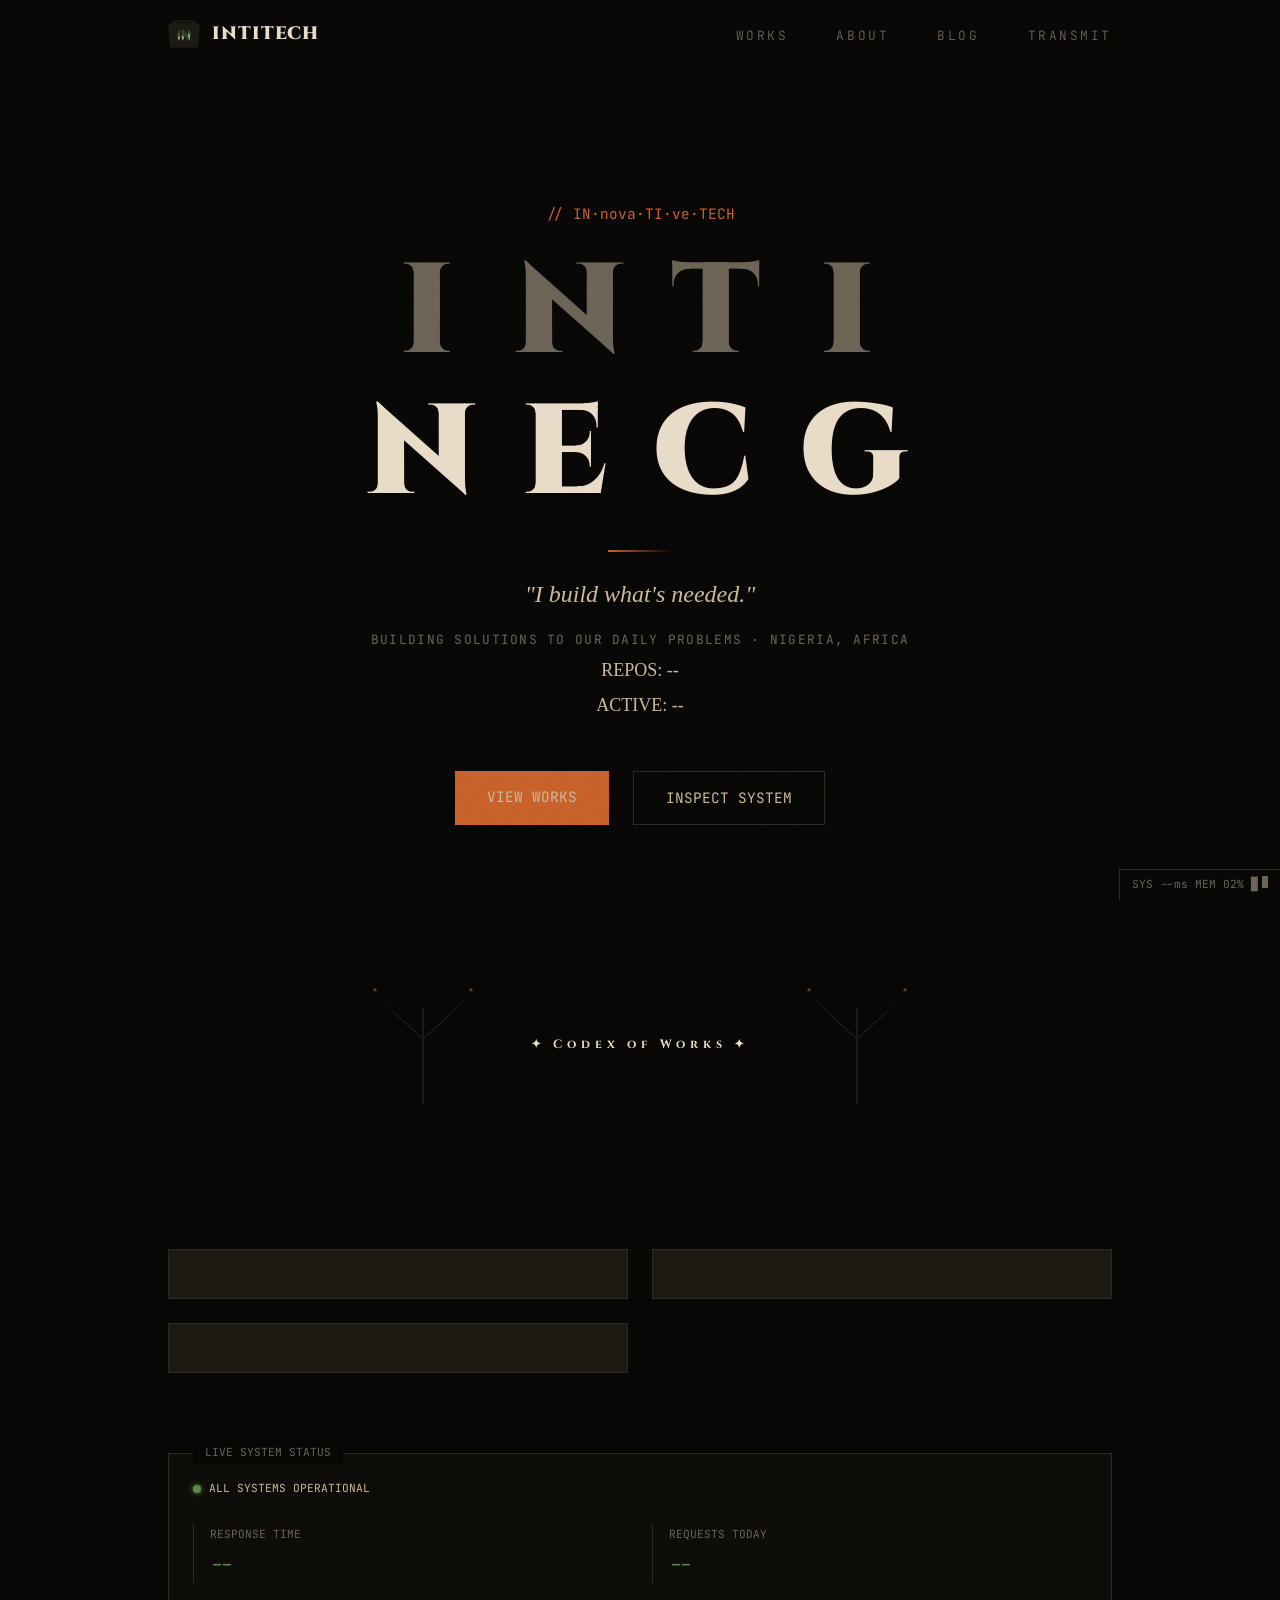
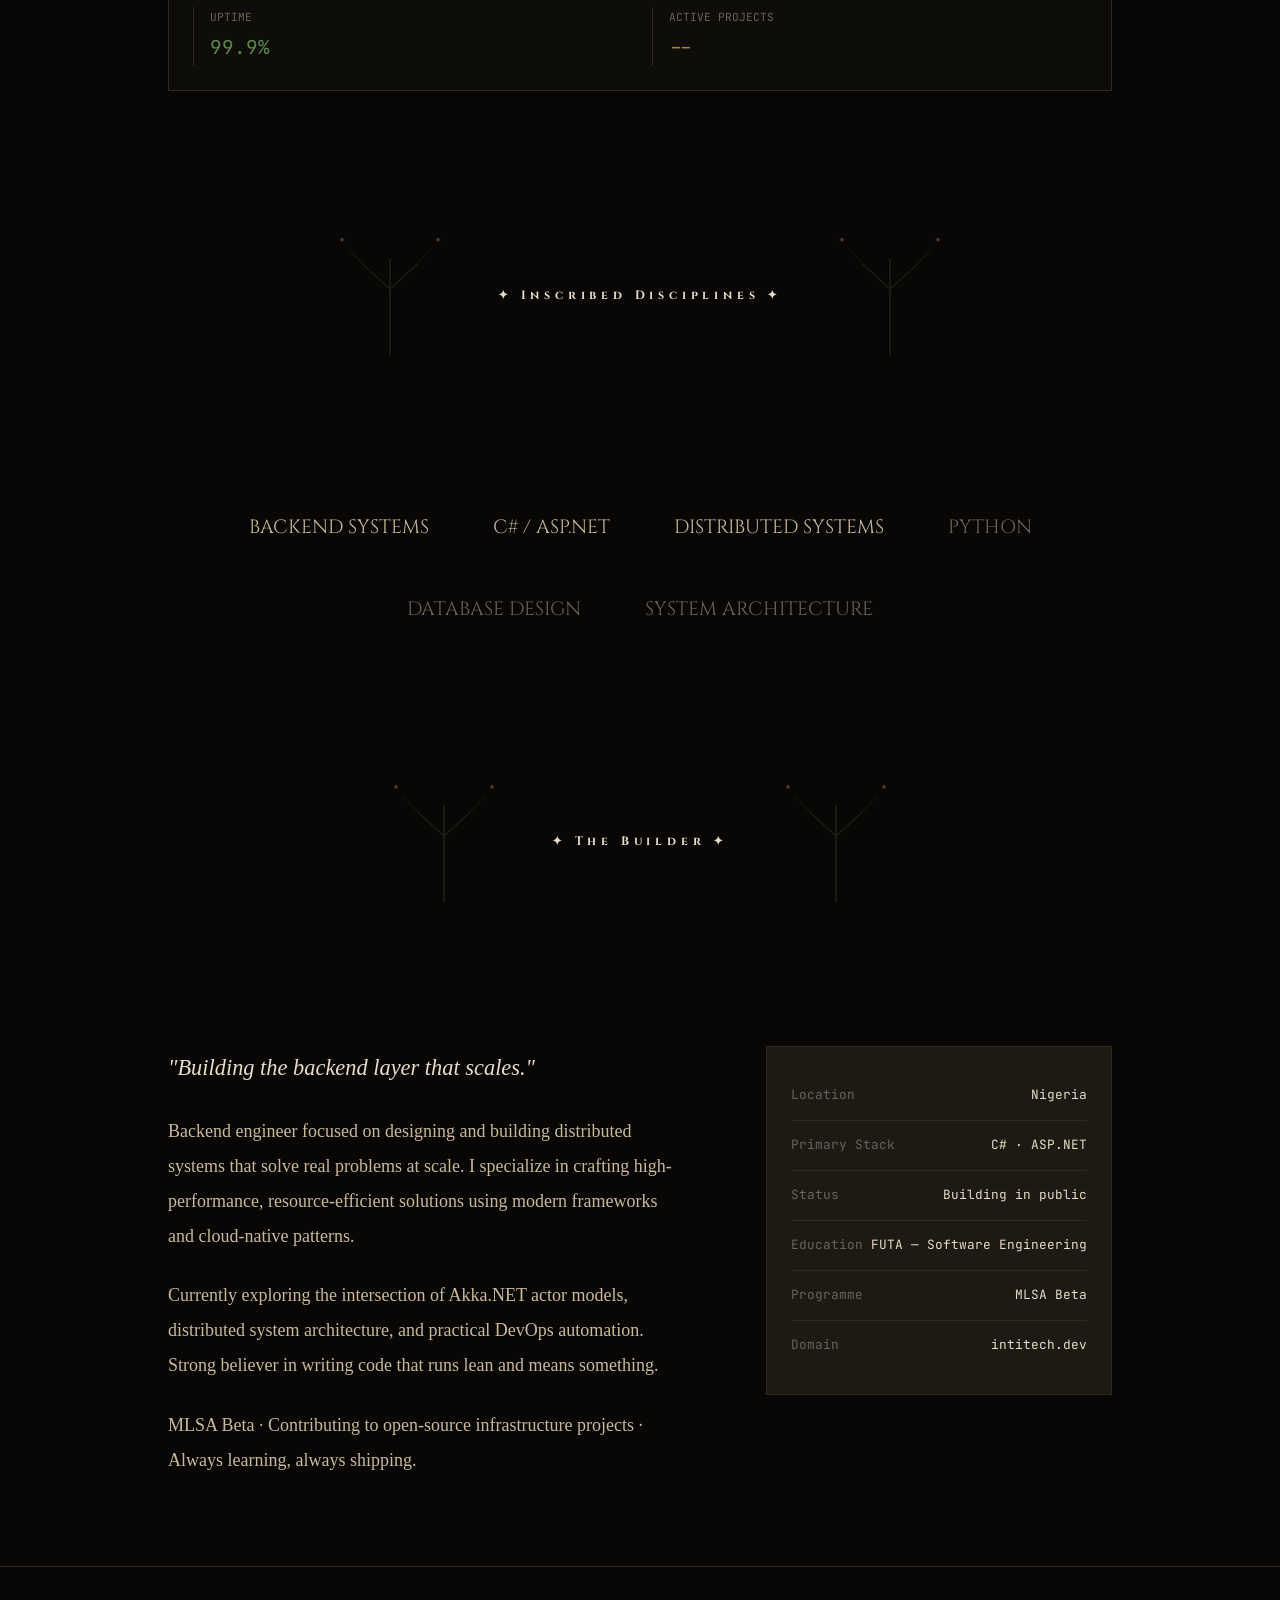
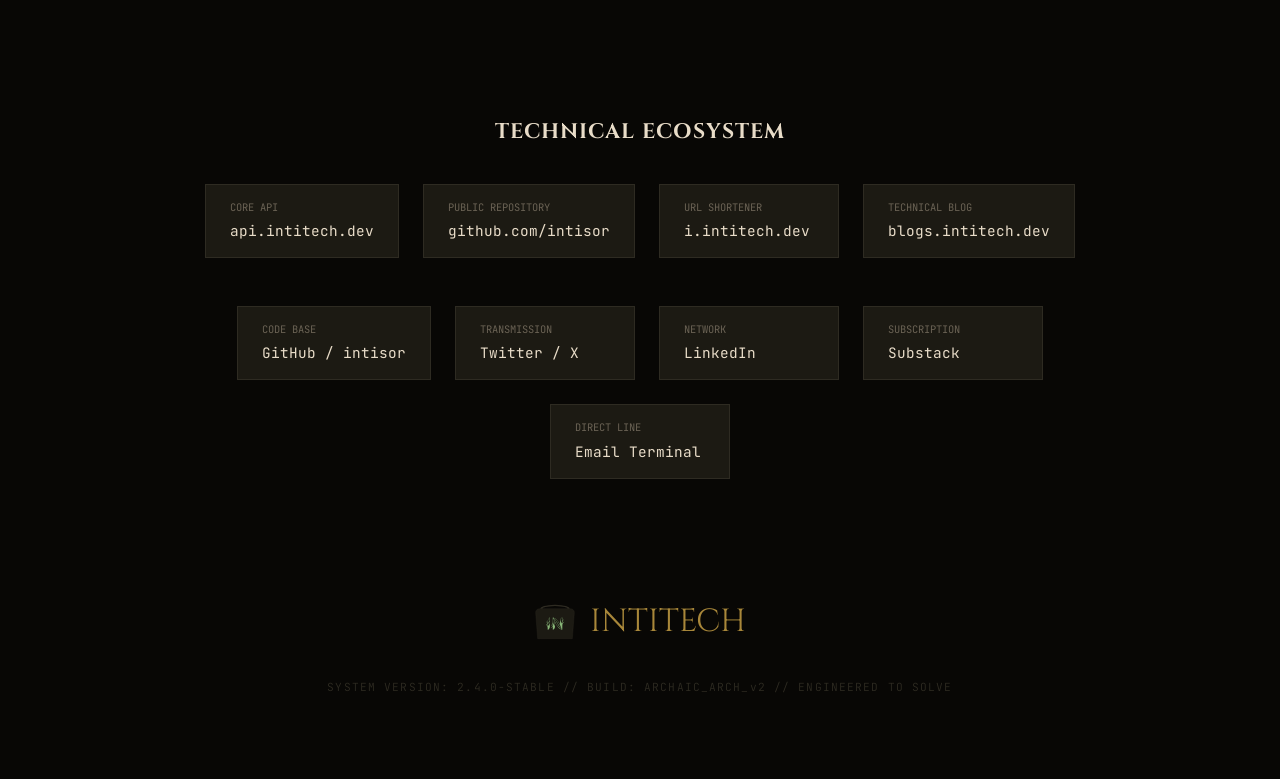
<file: index.html>
<!DOCTYPE html>
<html lang="en">
<head>
    <meta charset="UTF-8">
    <meta name="viewport" content="width=device-width, initial-scale=1.0">
    <title>INTITECH - Low-Latency Systems Developer</title>
    <meta name="description" content="INTITECH — The personal brand of Abdulawwal Intisor Mawupego. Backend Engineer building fast, resource-efficient systems. Akure, Nigeria.">
    
    <!-- Google Fonts -->
    <link rel="preconnect" href="https://fonts.googleapis.com">
    <link rel="preconnect" href="https://fonts.gstatic.com" crossorigin>
    <link href="https://fonts.googleapis.com/css2?family=Cinzel:wght@400;700;900&family=IM+Fell+English:ital@0;1&family=JetBrains+Mono:wght@300;400;500&display=swap" rel="stylesheet">
    
    <link rel="stylesheet" href="style.css">
    <link rel="icon" type="image/svg+xml" href="favicon.svg">
    
    <!-- SVG Symbols Library -->
    <svg style="display: none;">
        <!-- Karakul Cap Logo (High-Fidelity) -->
        <symbol id="karakul-cap" viewBox="-60 -20 120 120">
            <!-- Shadow -->
            <ellipse cx="0" cy="90" rx="52" ry="4" fill="#080705" opacity="0.5"/>
            <!-- Karakul Cap Body -->
            <path class="cap-body" d="M -52 90 L -58 12 Q -58 0 -44 0 L 44 0 Q 58 0 58 12 L 52 90 Z" fill="#1c1a13"/>
            <!-- Folded Rim (High-Fidelity) -->
            <path class="cap-rim" d="M -44 0 Q -44 -10 0 -12 Q 44 -10 44 0 L 38 0 Q 38 -6 0 -8 Q -38 -6 -38 0 Z" fill="#2e2b22"/>
            <!-- Center Seam -->
            <line class="cap-seam" x1="0" y1="-8" x2="0" y2="90" stroke="#2e2b22" stroke-width="0.5" stroke-dasharray="2 1"/>

            <!-- Leaf Venation "IN" Geometry (High-Fidelity Extract) -->
            <g class="vein-letters" fill="var(--sprout)" stroke="none">
                <path d="M158.600 170.383 C 149.532 175.714,145.675 184.743,145.319 201.469 C 145.080 212.722,145.095 212.679,142.597 208.916 C 141.783 207.690,140.612 206.128,139.995 205.444 C 139.378 204.760,138.541 203.804,138.136 203.320 C 137.062 202.036,133.492 199.200,132.950 199.200 C 131.736 199.200,132.080 200.529,133.656 201.930 C 136.698 204.632,138.218 206.189,139.194 207.600 C 139.726 208.370,140.276 209.090,140.415 209.200 C 140.924 209.602,143.104 213.894,143.977 216.215 C 144.752 218.275,144.905 219.636,145.092 226.194 C 145.335 234.676,145.156 235.042,142.962 230.559 C 142.381 229.371,141.747 228.400,141.553 228.400 C 141.359 228.400,141.200 228.164,141.200 227.875 C 141.200 227.587,140.885 227.002,140.500 226.575 C 140.115 226.148,139.262 225.079,138.604 224.200 C 136.574 221.485,133.079 218.369,132.200 218.490 C 130.893 218.670,131.241 219.317,134.501 222.773 C 139.005 227.546,142.199 232.634,143.558 237.200 C 143.852 238.190,144.274 239.540,144.494 240.200 C 144.714 240.860,144.987 245.960,145.099 251.533 C 145.316 262.275,145.342 262.397,147.231 261.649 C 149.295 260.832,154.275 256.185,156.289 253.198 C 157.933 250.759,159.577 247.091,160.321 244.200 C 160.547 243.320,160.964 241.880,161.247 241.000 C 161.779 239.346,162.314 172.107,161.811 170.103 C 161.515 168.923,161.008 168.967,158.600 170.383 M183.887 169.446 C 183.729 169.604,183.599 177.038,183.597 185.967 C 183.594 203.722,183.370 206.970,181.813 211.889 C 180.953 214.606,178.077 220.437,177.220 221.200 C 177.097 221.310,176.509 222.053,175.915 222.850 C 175.321 223.648,173.635 225.484,172.167 226.930 C 170.380 228.690,169.577 229.764,169.737 230.179 C 170.106 231.141,170.665 230.937,172.709 229.100 C 174.562 227.434,175.040 226.948,177.050 224.679 C 178.308 223.259,182.000 217.622,182.000 217.120 C 182.000 216.691,183.009 215.600,183.405 215.600 C 183.850 215.600,183.318 229.324,182.824 230.600 C 180.747 235.967,176.673 241.320,171.900 244.953 C 170.321 246.155,169.994 247.069,171.005 247.457 C 172.331 247.966,180.272 240.474,181.679 237.387 C 181.926 236.844,182.280 236.400,182.464 236.400 C 182.649 236.400,182.800 236.130,182.800 235.800 C 182.800 235.470,182.980 235.200,183.200 235.200 C 183.459 235.200,183.600 239.859,183.600 248.376 C 183.600 262.833,183.519 262.422,186.144 261.226 C 189.199 259.834,192.030 257.477,194.343 254.400 C 194.922 253.630,195.486 252.910,195.598 252.800 C 196.741 251.670,199.275 244.733,199.815 241.255 C 199.964 240.295,200.101 232.150,200.120 223.155 C 200.139 214.160,200.222 206.800,200.306 206.800 C 200.723 206.800,201.575 208.156,203.324 211.606 C 207.090 219.032,210.354 224.732,213.946 230.156 C 216.131 233.456,219.637 238.472,219.986 238.800 C 220.104 238.910,220.828 239.810,221.596 240.800 C 227.142 247.950,235.831 255.393,242.000 258.276 C 246.832 260.534,247.617 260.806,251.744 261.653 C 254.953 262.312,254.705 263.788,254.917 242.727 C 255.072 227.363,255.222 223.424,255.715 221.800 C 258.117 213.884,260.510 209.853,266.091 204.323 C 268.518 201.918,269.263 200.400,268.017 200.400 C 266.645 200.400,258.819 208.471,258.805 209.900 C 258.802 210.175,258.641 210.400,258.447 210.400 C 258.252 210.400,257.990 210.715,257.864 211.100 C 257.500 212.210,255.796 214.935,255.379 215.074 C 255.150 215.150,255.000 212.539,255.000 208.500 C 255.000 201.153,255.456 199.199,258.071 195.328 C 258.692 194.408,259.200 193.545,259.200 193.411 C 259.200 192.837,264.722 187.276,266.488 186.069 C 268.017 185.025,268.308 183.600,266.993 183.600 C 265.666 183.600,259.729 189.100,257.496 192.400 C 254.812 196.365,255.022 197.133,254.800 182.542 L 254.600 169.400 253.518 169.473 C 250.182 169.697,240.800 179.043,240.800 182.141 C 240.800 182.416,240.651 182.811,240.470 183.020 C 240.288 183.229,239.907 184.210,239.623 185.200 C 239.339 186.190,238.917 187.540,238.684 188.200 C 238.429 188.924,238.195 195.322,238.094 204.321 C 237.907 220.935,237.956 220.725,235.421 215.774 C 231.993 209.078,228.459 202.960,226.888 201.000 C 226.711 200.780,225.958 199.700,225.213 198.600 C 215.675 184.510,201.661 173.398,189.400 170.205 C 186.413 169.427,184.210 169.124,183.887 169.446 M159.800 182.463 C 159.800 192.433,159.285 195.540,157.500 196.333 C 157.335 196.407,157.200 196.645,157.200 196.862 C 157.200 197.079,156.975 197.486,156.700 197.765 C 156.425 198.045,155.750 198.870,155.200 199.600 C 154.650 200.330,154.017 201.123,153.794 201.363 C 152.502 202.754,150.743 205.304,149.630 207.400 C 147.225 211.931,146.996 211.244,147.312 200.439 C 147.696 187.337,149.966 180.905,156.327 174.896 C 159.941 171.483,159.800 171.177,159.800 182.463 M252.600 193.200 C 252.600 214.508,252.502 215.696,251.023 212.344 C 250.230 210.546,247.368 205.596,245.621 203.000 C 244.335 201.089,242.800 197.839,242.800 197.028 C 242.800 196.709,242.644 196.351,242.453 196.233 C 242.262 196.115,241.994 195.249,241.856 194.309 C 241.719 193.369,241.491 191.990,241.350 191.244 C 240.404 186.250,244.609 177.747,250.000 173.754 C 252.737 171.727,252.600 170.702,252.600 193.200 M193.187 173.609 C 193.524 173.778,195.060 174.513,196.600 175.243 C 203.908 178.706,212.720 185.985,218.825 193.600 C 219.795 194.810,220.697 195.890,220.828 196.000 C 221.060 196.193,225.789 203.036,226.600 204.352 C 231.162 211.747,239.200 227.600,239.200 229.201 C 239.200 229.426,239.359 229.923,239.553 230.305 C 239.881 230.950,240.246 231.813,241.159 234.100 C 241.357 234.595,241.792 235.630,242.126 236.400 C 242.461 237.170,243.036 238.610,243.404 239.600 C 244.259 241.895,244.802 243.220,245.247 244.095 C 245.441 244.477,245.600 244.970,245.600 245.192 C 245.600 245.413,246.613 247.942,247.851 250.813 C 250.818 257.693,250.366 257.778,244.935 251.366 C 244.019 250.285,242.939 249.010,242.535 248.534 C 242.131 248.057,241.499 247.307,241.131 246.866 C 238.269 243.434,225.600 223.472,225.600 222.394 C 225.600 222.177,225.441 222.000,225.247 222.000 C 225.052 222.000,224.793 221.685,224.670 221.300 C 224.548 220.915,223.834 219.520,223.084 218.200 C 222.333 216.880,221.215 214.900,220.598 213.800 C 219.981 212.700,218.219 209.730,216.682 207.200 C 215.145 204.670,213.538 201.984,213.112 201.231 C 212.195 199.612,209.168 195.087,208.811 194.800 C 208.674 194.690,208.125 193.970,207.592 193.200 C 206.346 191.401,206.664 191.816,202.031 185.963 C 199.838 183.193,196.189 179.079,193.922 176.820 C 189.831 172.744,189.620 171.822,193.187 173.609 M193.155 179.100 C 195.309 181.245,197.955 184.080,199.036 185.400 C 200.116 186.720,201.099 187.890,201.219 188.000 C 201.340 188.110,201.874 188.830,202.406 189.600 C 202.938 190.370,203.598 191.232,203.873 191.515 C 204.147 191.798,204.687 192.563,205.072 193.215 C 205.457 193.867,205.914 194.400,206.086 194.400 C 206.259 194.400,206.400 194.625,206.401 194.900 C 206.401 195.175,206.941 196.030,207.600 196.800 C 208.259 197.570,208.799 198.425,208.799 198.700 C 208.800 198.975,208.951 199.200,209.136 199.200 C 209.320 199.200,209.682 199.605,209.940 200.100 C 210.198 200.595,210.722 201.479,211.104 202.065 C 212.184 203.718,217.377 212.391,218.490 214.400 C 219.038 215.390,219.872 216.875,220.343 217.700 C 221.688 220.054,222.807 222.064,223.740 223.800 C 224.213 224.680,224.690 225.490,224.800 225.600 C 224.910 225.710,225.242 226.230,225.538 226.755 C 226.994 229.341,227.795 230.658,231.404 236.400 C 233.547 239.810,235.422 242.690,235.570 242.800 C 235.718 242.910,236.271 243.630,236.800 244.400 C 237.329 245.170,237.861 245.890,237.982 246.000 C 238.103 246.110,239.012 247.279,240.001 248.597 C 240.990 249.916,243.385 252.644,245.322 254.660 C 248.487 257.953,249.289 259.479,247.316 258.456 C 246.922 258.251,245.340 257.487,243.800 256.756 C 237.760 253.892,229.393 247.107,224.368 241.000 C 221.961 238.074,218.372 233.114,216.263 229.800 C 211.810 222.800,210.672 220.983,209.745 219.400 C 208.452 217.193,199.588 199.501,198.421 196.800 C 195.654 190.393,190.823 180.015,188.507 175.500 C 187.883 174.285,189.848 175.807,193.155 179.100 M187.954 179.059 C 188.749 180.612,189.920 183.034,190.556 184.441 C 191.191 185.849,192.384 188.440,193.206 190.200 C 198.285 201.071,198.000 199.447,198.000 217.466 C 198.000 225.900,197.851 232.800,197.670 232.800 C 197.488 232.800,196.462 231.090,195.390 229.000 C 194.317 226.910,193.296 225.200,193.120 225.200 C 192.944 225.200,192.800 225.007,192.800 224.772 C 192.800 224.537,192.242 223.533,191.560 222.541 C 186.474 215.150,185.865 212.024,185.699 192.460 C 185.544 174.139,185.516 174.300,187.954 179.059 M159.921 206.719 L 159.733 215.839 158.464 218.219 C 157.766 219.529,156.646 221.230,155.975 222.000 C 153.530 224.805,149.883 229.819,149.069 231.495 C 148.610 232.439,148.047 233.149,147.817 233.073 C 147.238 232.881,147.062 223.349,147.569 219.528 C 148.534 212.239,150.776 208.035,158.784 198.500 C 160.065 196.974,160.114 197.332,159.921 206.719 M242.276 201.141 C 242.878 202.384,243.512 203.460,243.685 203.533 C 243.858 203.607,244.000 203.987 C 244.000 204.164,245.129 206.174,246.510 208.454 C 252.233 217.907,252.445 218.941,252.690 238.538 C 252.934 258.015,252.908 258.090,249.160 248.600 C 248.030 245.740,246.839 242.770,246.512 242.000 C 246.186 241.230,245.757 240.195,245.559 239.700 C 245.362 239.205,245.032 238.395,244.826 237.900 C 244.621 237.405,244.224 236.280,243.945 235.400 C 243.665 234.520,243.293 233.629,243.118 233.420 C 242.943 233.211,242.800 232.804,242.800 232.516 C 242.800 232.227,242.464 231.228,242.052 230.296 C 240.510 226.798,240.396 225.594,240.297 211.734 C 240.191 196.865,240.195 196.846,242.276 201.141 M187.286 219.100 C 188.368 221.245,189.303 222.903,189.600 223.200 C 189.787 223.387,190.322 224.298,191.362 226.200 C 191.603 226.640,191.890 227.090,192.000 227.200 C 192.110 227.310,192.442 227.830,192.738 228.355 C 193.033 228.880,193.592 229.873,193.979 230.562 C 197.693 237.175,197.593 245.439,193.724 251.787 C 192.257 254.192,187.208 258.800,186.038 258.800 C 185.552 258.800,185.383 217.950,185.867 217.467 C 186.266 217.068,186.256 217.057,187.286 219.100 M159.885 229.710 C 159.664 237.929,159.260 241.509,158.353 243.295 C 158.159 243.677,158.000 244.264,158.000 244.600 C 158.000 244.936,157.836 245.523,157.635 245.905 C 157.434 246.287,156.786 247.645,156.195 248.922 C 154.549 252.477,149.283 258.749,147.908 258.791 C 146.693 258.828,147.089 242.399,148.404 238.200 C 149.336 235.224,151.596 230.598,152.726 229.351 C 153.101 228.938,154.031 227.790,154.793 226.800 C 155.556 225.810,156.283 224.910,156.409 224.800 C 156.535 224.690,157.063 223.970,157.581 223.200 C 158.474 221.874,159.529 220.800,159.939 220.800 C 160.042 220.800,160.018 224.810,159.885 229.710" transform="translate(0, 45) scale(0.4) translate(-200, -215.5)" fill-rule="evenodd" />
            </g>
        </symbol>

        <!-- Branching Fractal (Row 4 - Ornament B) -->
        <symbol id="branch-fractal" viewBox="-50 -100 100 100">
            <line x1="0" y1="0" x2="0" y2="-80" stroke="currentColor" stroke-width="1.5" stroke-linecap="round"/>
            <line x1="0" y1="-55" x2="-22" y2="-75" stroke="currentColor" stroke-width="1" stroke-linecap="round"/>
            <line x1="0" y1="-55" x2="22" y2="-75" stroke="currentColor" stroke-width="1" stroke-linecap="round"/>
            <line x1="-22" y1="-75" x2="-34" y2="-88" stroke="currentColor" stroke-width="0.7" stroke-linecap="round"/>
            <line x1="22" y1="-75" x2="34" y2="-88" stroke="currentColor" stroke-width="0.7" stroke-linecap="round"/>
            <circle cx="-40" cy="-96" r="1.5" fill="var(--ember)" />
            <circle cx="40" cy="-96" r="1.5" fill="var(--ember)" />
        </symbol>

        <!-- Fibonacci Spiral (Row 4 - Ornament A) -->
        <symbol id="phi-spiral" viewBox="-60 -30 120 100">
            <path d="M 0 0 Q 8 0 8 8 M 8 8 Q 8 16 0 16 M 0 16 Q -16 16 -16 0 M -16 0 Q -16 -24 8 -24 M 8 -24 Q 47 -24 47 16 M 47 16 Q 47 55 8 55 M 8 55 Q -55 55 -55 -7" fill="none" stroke="currentColor" stroke-width="0.5" />
        </symbol>

        <!-- Single Leaf Accent -->
        <symbol id="leaf-accent" viewBox="-20 -50 40 100">
            <path d="M 0 -45 Q 18 -30 20 0 Q 18 28 0 38 Q -14 28 -16 0 Q -14 -28 0 -45 Z" fill="none" stroke="currentColor" stroke-width="0.5" opacity="0.3" />
            <line x1="0" y1="-42" x2="0" y2="36" stroke="currentColor" stroke-width="1.2" stroke-linecap="round" />
            <line x1="0" y1="-28" x2="-10" y2="-18" stroke="currentColor" stroke-width="0.7" stroke-linecap="round" />
            <line x1="0" y1="-28" x2="12" y2="-18" stroke="currentColor" stroke-width="0.7" stroke-linecap="round" />
        </symbol>
    </svg>
</head>
<body>

    <!-- Sticky Header -->
    <header class="main-header">
        <div class="container nav-wrap">
            <div class="nav-logo">
                <svg width="32" height="32" viewBox="0 0 120 120"><use href="#karakul-cap" /></svg>
                <span class="cinzel">INTITECH</span>
            </div>
            <nav>
                <ul class="nav-links mono">
                    <li><a href="#works">Works</a></li>
                    <li><a href="#about">About</a></li>
                    <li><a href="https://blogs.intitech.dev" target="_blank">Blog</a></li>
                    <li><a href="#contact">Transmit</a></li>
                </ul>
            </nav>
        </div>
    </header>

    <!-- Hero Section -->
    <section class="hero">
        <!-- Background Ornaments -->


        <div class="ornament-dots" id="phyllotaxis"></div>

        <div class="hero-content">
            <p class="eyebrow">// IN·nova·TI·ve·TECH</p>
            <h1 class="hero-name">
                <div class="inti-word">
                    <span class="shuffle-letter" data-target="I">A</span>
                    <span class="shuffle-letter" data-target="N">A</span>
                    <span class="shuffle-letter" data-target="T">A</span>
                    <span class="shuffle-letter" data-target="I">A</span>
                </div>
                <div class="tech-word">
                    <span class="shuffle-letter" data-target="T">A</span>
                    <span class="shuffle-letter" data-target="E">A</span>
                    <span class="shuffle-letter" data-target="C">A</span>
                    <span class="shuffle-letter" data-target="H">A</span>
                </div>
            </h1>
            <div class="hero-divider"></div>
            <p class="hero-tagline">
                "I build what's needed."<br>
            </p>
            <p class="hero-subtag">BUILDING SOLUTIONS TO OUR DAILY PROBLEMS · NIGERIA, AFRICA </p>
            
            <div class="hero-pulse" id="system-pulse">
                <div class="pulse-item">
                    <span class="pulse-label">REPOS:</span>
                    <span class="pulse-value" id="repo-count">--</span>
                </div>
                <div class="pulse-item">
                    <span class="pulse-label">ACTIVE:</span>
                    <span class="pulse-value" id="active-projects-count-hero">--</span>
                </div>
            </div>

            <div class="hero-ctas">
                <a href="#works" class="btn btn-primary">View Works</a>
                <a href="#about" class="btn btn-ghost">Inspect System</a>
            </div>
        </div>
    </section>

    <!-- Works Section -->
    <div class="section-divider">
        <svg class="ornament-branch" style="transform: scaleX(-1);"><use href="#branch-fractal" /></svg>
        <span>✦ Codex of Works ✦</span>
        <svg class="ornament-branch"><use href="#branch-fractal" /></svg>
    </div>
    <section id="works" class="container">
        <div class="pgrid" id="project-grid">
            <div class="pcard">
                <!-- <div class="ptag">01 · DISTRIBUTED SYSTEMS</div>
                <h3 class="pname">Akka.NET Cluster</h3>
                <p class="pdesc">High-performance actor-based system for building scalable, fault-tolerant distributed applications with built-in clustering and persistence.</p>
                <div class="pstack">
                    <span class="spill">C#</span>
                    <span class="spill">AKKA.NET</span>
                    <span class="spill">ASPIRE</span>
                </div>
                <div class="pfooter">
                    <div class="pmet">↗ 24 stars · 5 forks</div>
                    <div class="pwork mono">Active</div>
                </div> -->
            </div>
            <div class="pcard">
                <!-- <div class="ptag">02 · COMPUTER VISION</div>
                <h3 class="pname">AI Capture Pipeline</h3>
                <p class="pdesc">Real-time visual recognition system for pattern detection and classification in proximity-based environments using PyTorch.</p>
                <div class="pstack">
                    <span class="spill">PYTHON</span>
                    <span class="spill">PYTORCH</span>
                    <span class="spill">OPENCV</span>
                </div>
                <div class="pfooter">
                    <div class="pmet">↗ 18 stars · 3 forks</div>
                    <div class="pwork mono">Production</div>
                </div> -->
            </div>
            <div class="pcard">
                <!-- <div class="ptag">03 · URL ORCHESTRATION</div>
                <h3 class="pname">SmallURL Engine</h3>
                <p class="pdesc">Enterprise-grade link redirection service with embedded analytics, MLSA attribution, and high-throughput request handling.</p>
                <div class="pstack">
                    <span class="spill">ASP.NET CORE</span>
                    <span class="spill">SQLITE</span>
                    <span class="spill">DOCKER</span>
                </div>
                <div class="pfooter">
                    <div class="pmet">↗ 12 stars · 2 forks</div>
                    <div class="pwork mono">Live</div>
                </div> -->
            </div>
        </div>

        <!-- Live System Status -->
        <div class="system-panel">
            <div class="panel-label">LIVE SYSTEM STATUS</div>
            <div class="status-row">
                <div class="status-dot"></div>
                <span>ALL SYSTEMS OPERATIONAL</span>
            </div>
            <div class="metrics-grid">
                <div class="metric-cell">
                    <div class="m-label">RESPONSE TIME</div>
                    <div class="m-value" id="latency">--</div>
                </div>
                <div class="metric-cell">
                    <div class="m-label">REQUESTS TODAY</div>
                    <div class="m-value" id="sys-requests">--</div>
                </div>
                <div class="metric-cell">
                    <div class="m-label">UPTIME</div>
                    <div class="m-value">99.9%</div>
                </div>
                <div class="metric-cell">
                    <div class="m-label">ACTIVE PROJECTS</div>
                    <div class="m-value gold" id="active-projects-count">--</div>
                </div>
            </div>
        </div>
    </section>

    <!-- Disciplines -->
    <div class="section-divider">
        <svg class="ornament-branch" style="transform: scaleX(-1);"><use href="#branch-fractal" /></svg>
        <span>✦ Inscribed Disciplines ✦</span>
        <svg class="ornament-branch"><use href="#branch-fractal" /></svg>
    </div>
    <section class="container">
        <div class="swall">
            <div class="sinscription" id="skills-wall">
                <span class="sglyph tier-1">BACKEND SYSTEMS</span>
                <span class="sglyph tier-1">C# / ASP.NET</span>
                <span class="sglyph tier-1">DISTRIBUTED SYSTEMS</span>
                <span class="sglyph tier-2">PYTHON</span>
                <span class="sglyph tier-2">DATABASE DESIGN</span>
                <span class="sglyph tier-2">SYSTEM ARCHITECTURE</span>
            </div>
        </div>
    </section>

    <!-- About Section -->
    <div class="section-divider">
        <svg class="ornament-branch" style="transform: scaleX(-1);"><use href="#branch-fractal" /></svg>
        <span>✦ The Builder ✦</span>
        <svg class="ornament-branch"><use href="#branch-fractal" /></svg>
    </div>
    <section id="about" class="container">
        <div class="about-wrap">
            <div class="about-text" id="about-bio">
                <p class="about-opening">"Building the backend layer that scales."</p>
                <p>Backend engineer focused on designing and building distributed systems that solve real problems at scale. I specialize in crafting high-performance, resource-efficient solutions using modern frameworks and cloud-native patterns.</p>
                <p>Currently exploring the intersection of Akka.NET actor models, distributed system architecture, and practical DevOps automation. Strong believer in writing code that runs lean and means something.</p>
                <p>MLSA Beta · Contributing to open-source infrastructure projects · Always learning, always shipping.</p>
            </div>
            <div class="about-meta" id="about-meta-list">
                <div class="ameta-row">
                    <span class="ameta-label">Location</span>
                    <span class="ameta-val">Nigeria</span>
                </div>
                <div class="ameta-row">
                    <span class="ameta-label">Primary Stack</span>
                    <span class="ameta-val">C# · ASP.NET</span>
                </div>
                <div class="ameta-row">
                    <span class="ameta-label">Status</span>
                    <span class="ameta-val">Building in public</span>
                </div>
                <div class="ameta-row">
                    <span class="ameta-label">Education</span>
                    <span class="ameta-val">FUTA — Software Engineering</span>
                </div>
                <div class="ameta-row">
                    <span class="ameta-label">Programme</span>
                    <span class="ameta-val">MLSA Beta</span>
                </div>
                <div class="ameta-row">
                    <span class="ameta-label">Domain</span>
                    <span class="ameta-val">intitech.dev</span>
                </div>
            </div>
        </div>
    </section>

    <!-- Footer -->
    <footer id="contact">
        <div class="container">
            <div class="ecosystem-header">
                <h3 class="cinzel" style="color: var(--script); margin-bottom: 2rem;">Technical Ecosystem</h3>
            </div>
            
            <div class="ecosystem-grid">
                <a href="https://api.intitech.dev" class="endpoint-link" target="_blank">
                    <span class="e-label">Core API</span>
                    <span class="e-url">api.intitech.dev</span>
                </a>
                <a href="https://github.com/intisor" class="endpoint-link" target="_blank">
                    <span class="e-label">Public Repository</span>
                    <span class="e-url">github.com/intisor</span>
                </a>
                <a href="https://i.intitech.dev" class="endpoint-link" target="_blank">
                    <span class="e-label">URL Shortener</span>
                    <span class="e-url">i.intitech.dev</span>
                </a>
                <a href="https://blogs.intitech.dev" class="endpoint-link" target="_blank">
                    <span class="e-label">Technical Blog</span>
                    <span class="e-url">blogs.intitech.dev</span>
                </a>
            </div>

            <div class="ecosystem-grid socials-row">
                <a href="https://github.com/intisor" class="endpoint-link" target="_blank">
                    <span class="e-label">Code Base</span>
                    <span class="e-url">GitHub / intisor</span>
                </a>
                <a href="https://x.com/intitechdev" class="endpoint-link" target="_blank">
                    <span class="e-label">Transmission</span>
                    <span class="e-url">Twitter / X</span>
                </a>
                <a href="https://linkedin.com/in/intitechdev" class="endpoint-link" target="_blank">
                    <span class="e-label">Network</span>
                    <span class="e-url">LinkedIn</span>
                </a>
                <a href="https://intitech.substack.com" class="endpoint-link" target="_blank">
                    <span class="e-label">Subscription</span>
                    <span class="e-url">Substack</span>
                </a>
                <a href="mailto:abdulawwalintisor777@gmail.com" class="endpoint-link">
                    <span class="e-label">Direct Line</span>
                    <span class="e-url">Email Terminal</span>
                </a>
            </div>

            </div>

            <div class="flogo">
                <svg width="40" height="40" viewBox="0 0 120 120" style="margin-right: 15px;"><use href="#karakul-cap" /></svg>
                INTITECH
            </div>
            <p class="mono" style="font-size: 0.7rem; color: var(--sediment); letter-spacing: 0.1em; text-align: center;">
                SYSTEM VERSION: 2.4.0-STABLE // BUILD: ARCHAIC_ARCH_v2 // ENGINEERED TO SOLVE
            </p>
        </div>
    </footer>

    <!-- Ticker -->
    <div class="bottom-ticker">
        SYS <span id="ticker-lat">--</span>ms  MEM 02%  █<span class="cursor"></span>
    </div>

    <script src="script.js"></script>
    
    <!-- JSON-LD -->
    <script type="application/ld+json">
    {
      "@context": "https://schema.org",
      "@graph": [
        {
          "@type": "Person",
          "@id": "https://intitech.dev/#person",
          "name": "Abdulawwal Intisor Mawupego",
          "alternateName": ["Intitech", "Intisor Abdulawwal", "Abdulawwal Intisor"],
          "url": "https://intitech.dev",
          "jobTitle": "Backend Engineer",
          "nationality": "Nigerian",
          "address": { "addressLocality": "Akure", "addressCountry": "NG" },
          "alumniOf": { "name": "Federal University of Technology Akure" },
          "sameAs": [
            "https://github.com/intisor",
            "https://x.com/intitechdev",
            "https://linkedin.com/in/intitechdev",
            "https://intitech.substack.com"
          ]
        },
        {
          "@type": "Organization",
          "@id": "https://intitech.dev/#organization",
          "name": "IntiTech",
          "url": "https://intitech.dev",
          "logo": "https://intitech.dev/favicon.svg",
          "founder": {
            "@id": "https://intitech.dev/#person"
          }
        },
        {
          "@type": "WebSite",
          "@id": "https://intitech.dev/#website",
          "name": "IntiTech",
          "url": "https://intitech.dev",
          "publisher": {
            "@id": "https://intitech.dev/#organization"
          }
        }
      ]
    }
    </script>
</body>
</html>
</file>
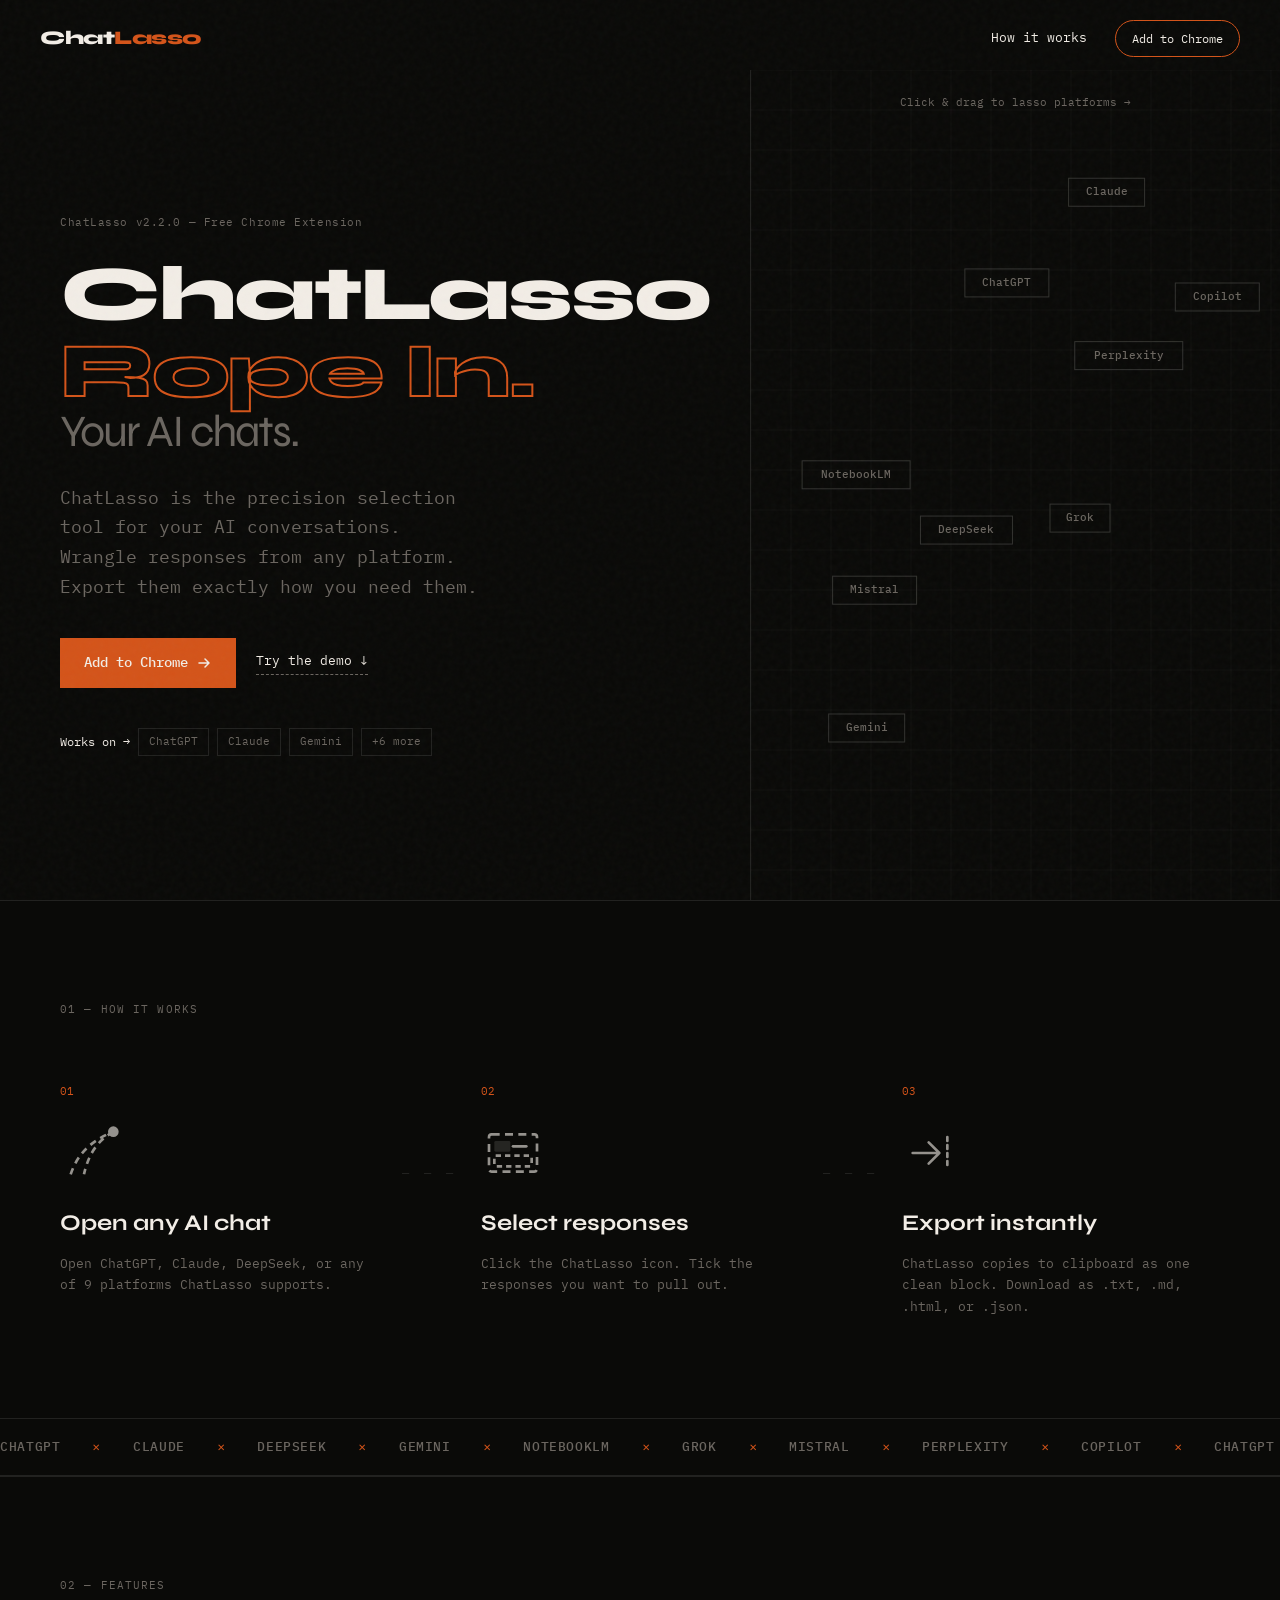
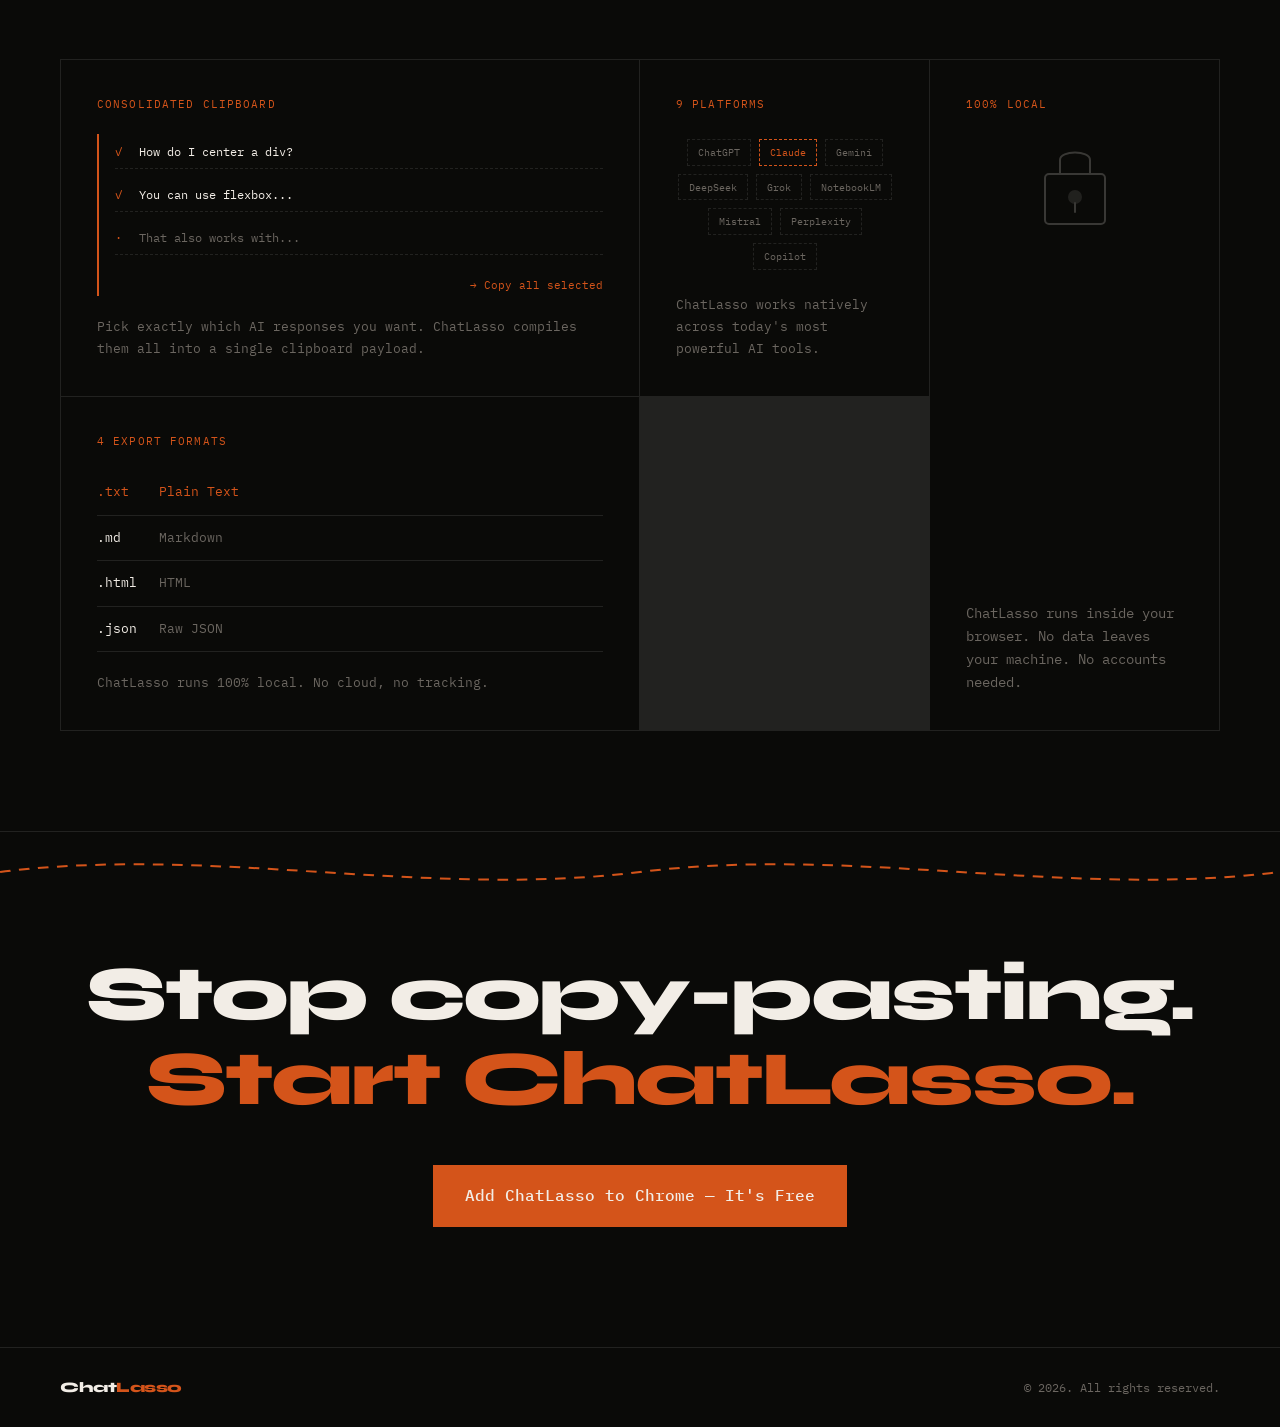
<file: chatlasso/index.html>
<!DOCTYPE html>
<html lang="en">
<head>
    <meta charset="UTF-8">
    <meta name="viewport" content="width=device-width, initial-scale=1.0">
    <title>ChatLasso - Rope In Your AI Chats</title>
    <meta name="description" content="ChatLasso — Rope in your AI chats. Select, grab, and export responses from ChatGPT, Claude, Gemini, DeepSeek, Grok, and more. Free Chrome extension.">
    <meta name="keywords" content="ChatLasso, AI chat exporter, ChatGPT export, Claude export, AI conversation exporter, Chrome extension, AI chat organizer">
    <meta name="author" content="INTITECH">
    <meta name="robots" content="index, follow, max-image-preview:large, max-snippet:-1, max-video-preview:-1">

    <!-- Canonical URL -->
    <link rel="canonical" href="https://intitech.dev/chatlasso/">

    <!-- Open Graph / Facebook / LinkedIn -->
    <meta property="og:type" content="website">
    <meta property="og:url" content="https://intitech.dev/chatlasso/">
    <meta property="og:title" content="ChatLasso — Rope In Your AI Chats">
    <meta property="og:description" content="ChatLasso — Rope in your AI chats. Select, grab, and export responses from ChatGPT, Claude, Gemini, DeepSeek, Grok, and more. Free Chrome extension.">
    <meta property="og:image" content="https://intitech.dev/chatlasso/icons/icon128.png">
    <meta property="og:image:width" content="128">
    <meta property="og:image:height" content="128">
    <meta property="og:image:type" content="image/png">
    <meta property="og:site_name" content="ChatLasso">

    <!-- Twitter Cards -->
    <meta name="twitter:card" content="summary_large_image">
    <meta name="twitter:url" content="https://intitech.dev/chatlasso/">
    <meta name="twitter:title" content="ChatLasso — Rope In Your AI Chats">
    <meta name="twitter:description" content="ChatLasso — Rope in your AI chats. Select, grab, and export responses from ChatGPT, Claude, Gemini, DeepSeek, Grok, and more. Free Chrome extension.">
    <meta name="twitter:image" content="https://intitech.dev/chatlasso/icons/icon128.png">
    <meta name="twitter:site" content="@intitechdev">
    <meta name="twitter:creator" content="@intitechdev">

    <!-- Icons -->
    <link rel="icon" type="image/png" sizes="16x16" href="icons/icon16.png">
    <link rel="icon" type="image/png" sizes="48x48" href="icons/icon48.png">
    <link rel="icon" type="image/png" sizes="128x128" href="icons/icon128.png">
    <link rel="apple-touch-icon" href="icons/icon128.png">

    <!-- Theme Color -->
    <meta name="theme-color" content="#0a0a08">

    <link rel="preconnect" href="https://fonts.googleapis.com">
    <link rel="preconnect" href="https://fonts.gstatic.com" crossorigin>
    <link href="https://fonts.googleapis.com/css2?family=Syne:wght@400;700;800&family=IBM+Plex+Mono:wght@400;500&display=swap" rel="stylesheet">
    <link rel="stylesheet" href="style.css">

    <!-- Schema.org Structured Data -->
    <script type="application/ld+json">
    {
      "@context": "https://schema.org",
      "@graph": [
        {
          "@type": "SoftwareApplication",
          "@id": "https://intitech.dev/chatlasso/#application",
          "name": "ChatLasso",
          "url": "https://intitech.dev/chatlasso/",
          "applicationCategory": "BrowserExtension",
          "operatingSystem": "Chrome, Chromium-based browsers",
          "offers": {
            "@type": "Offer",
            "price": "0",
            "priceCurrency": "USD"
          },
          "description": "ChatLasso is a precision selection tool for AI conversations. Wrangle responses from ChatGPT, Claude, Gemini, DeepSeek, Grok, and more. Export exactly how you need them.",
          "image": "https://intitech.dev/chatlasso/icons/icon128.png",
          "publisher": {
            "@type": "Organization",
            "@id": "https://intitech.dev/#organization",
            "name": "IntiTech",
            "url": "https://intitech.dev",
            "logo": "https://intitech.dev/chatlasso/icons/icon128.png"
          },
          "author": {
            "@type": "Person",
            "@id": "https://intitech.dev/#person",
            "name": "Abdulawwal Intisor Mawupego",
            "url": "https://intitech.dev"
          }
        },
        {
          "@type": "WebPage",
          "@id": "https://intitech.dev/chatlasso/#webpage",
          "url": "https://intitech.dev/chatlasso/",
          "name": "ChatLasso — Rope In Your AI Chats",
          "isPartOf": {
            "@type": "WebSite",
            "@id": "https://intitech.dev/#website",
            "name": "IntiTech",
            "url": "https://intitech.dev"
          },
          "about": {
            "@id": "https://intitech.dev/chatlasso/#application"
          },
          "description": "ChatLasso — Rope in your AI chats. Select, grab, and export responses from ChatGPT, Claude, Gemini, DeepSeek, Grok, and more. Free Chrome extension."
        }
      ]
    }
    </script>
</head>
<body>

<!-- Grain texture overlay -->
<div class="grain" aria-hidden="true"></div>

<!-- NAV -->
<nav id="nav">
    <a href="/" class="wordmark">Chat<span>Lasso</span></a>
    <div class="nav-right">
        <a href="#how" class="nav-link">How it works</a>
        <a href="#" class="cta-pill" id="navCta">Add to Chrome</a>
    </div>
</nav>

<!-- HERO -->
<section class="hero" id="hero">

    <!-- Left column: Typography -->
    <div class="hero-text">
        <p class="eyebrow mono">ChatLasso v2.2.0 — Free Chrome Extension</p>
        <h1>
            <span class="block-line">ChatLasso</span>
            <span class="block-line accent-stroke">Rope In.</span>
            <span class="block-line thin">Your AI chats.</span>
        </h1>
        <p class="hero-body">
            ChatLasso is the precision selection tool for your AI conversations. 
            Wrangle responses from any platform. Export them exactly how you need them.
        </p>
        <div class="hero-actions">
            <a href="#" class="btn-solid" id="heroCta">
                <span>Add to Chrome</span>
                <svg width="16" height="16" viewBox="0 0 16 16" fill="none"><path d="M3 8h10M9 4l4 4-4 4" stroke="currentColor" stroke-width="1.5" stroke-linecap="round" stroke-linejoin="round"/></svg>
            </a>
            <a href="#demo" class="btn-ghost">Try the demo ↓</a>
        </div>
        <div class="platform-list">
            <span class="mono small">Works on →</span>
            <span class="chip">ChatGPT</span>
            <span class="chip">Claude</span>
            <span class="chip">Gemini</span>
            <span class="chip">+6 more</span>
        </div>
    </div>

    <!-- Right column: Live lasso demo -->
    <div class="hero-demo" id="demo">
        <p class="demo-hint mono" id="demoHint">Click &amp; drag to lasso platforms →</p>
        <canvas id="lassoCanvas"></canvas>
        <!-- Floating platform chips rendered by JS -->
        <div class="captured-list" id="capturedList">
            <p class="mono small" id="capturedLabel" style="display:none;">Captured</p>
            <div id="capturedItems"></div>
        </div>
    </div>

</section>

<!-- HOW IT WORKS -->
<section class="how" id="how">
    <p class="section-label mono">01 — How it works</p>
    <div class="steps">
        <div class="step">
            <div class="step-num mono">01</div>
            <div class="step-icon">
                <svg viewBox="0 0 48 48" fill="none" stroke="currentColor" stroke-width="2">
                    <path d="M8 40 C12 28 20 16 40 8" stroke-dasharray="5 4"/>
                    <circle cx="40" cy="8" r="3" fill="currentColor"/>
                    <path d="M40 8 C30 14 22 22 18 40" stroke-dasharray="5 4"/>
                </svg>
            </div>
            <h3>Open any AI chat</h3>
            <p>Open ChatGPT, Claude, DeepSeek, or any of 9 platforms ChatLasso supports.</p>
        </div>
        <div class="step-divider" aria-hidden="true">— — —</div>
        <div class="step">
            <div class="step-num mono">02</div>
            <div class="step-icon">
                <svg viewBox="0 0 48 48" fill="none" stroke="currentColor" stroke-width="2">
                    <rect x="6" y="10" width="36" height="28" rx="2" stroke-dasharray="6 4"/>
                    <rect x="10" y="15" width="12" height="8" rx="1" fill="currentColor" opacity="0.2" stroke="none"/>
                    <rect x="10" y="26" width="28" height="8" rx="1" stroke="currentColor" stroke-dasharray="4 3"/>
                    <path d="M24 19 h10" stroke-linecap="round"/>
                </svg>
            </div>
            <h3>Select responses</h3>
            <p>Click the ChatLasso icon. Tick the responses you want to pull out.</p>
        </div>
        <div class="step-divider" aria-hidden="true">— — —</div>
        <div class="step">
            <div class="step-num mono">03</div>
            <div class="step-icon">
                <svg viewBox="0 0 48 48" fill="none" stroke="currentColor" stroke-width="2">
                    <path d="M8 24 H28 M20 16 L28 24 L20 32" stroke-linecap="round" stroke-linejoin="round"/>
                    <path d="M34 12 V36" stroke-linecap="round" stroke-dasharray="3 3"/>
                </svg>
            </div>
            <h3>Export instantly</h3>
            <p>ChatLasso copies to clipboard as one clean block. Download as .txt, .md, .html, or .json.</p>
        </div>
    </div>
</section>

<!-- PLATFORMS TICKER -->
<div class="ticker-wrapper" aria-label="Supported platforms">
    <div class="ticker">
        <div class="ticker-track">
            <span>ChatGPT</span><span class="dot" aria-hidden="true">✕</span>
            <span>Claude</span><span class="dot" aria-hidden="true">✕</span>
            <span>DeepSeek</span><span class="dot" aria-hidden="true">✕</span>
            <span>Gemini</span><span class="dot" aria-hidden="true">✕</span>
            <span>NotebookLM</span><span class="dot" aria-hidden="true">✕</span>
            <span>Grok</span><span class="dot" aria-hidden="true">✕</span>
            <span>Mistral</span><span class="dot" aria-hidden="true">✕</span>
            <span>Perplexity</span><span class="dot" aria-hidden="true">✕</span>
            <span>Copilot</span><span class="dot" aria-hidden="true">✕</span>
            <!-- Duplicate -->
            <span>ChatGPT</span><span class="dot" aria-hidden="true">✕</span>
            <span>Claude</span><span class="dot" aria-hidden="true">✕</span>
            <span>DeepSeek</span><span class="dot" aria-hidden="true">✕</span>
            <span>Gemini</span><span class="dot" aria-hidden="true">✕</span>
            <span>NotebookLM</span><span class="dot" aria-hidden="true">✕</span>
            <span>Grok</span><span class="dot" aria-hidden="true">✕</span>
            <span>Mistral</span><span class="dot" aria-hidden="true">✕</span>
            <span>Perplexity</span><span class="dot" aria-hidden="true">✕</span>
            <span>Copilot</span><span class="dot" aria-hidden="true">✕</span>
        </div>
    </div>
</div>

<!-- FEATURES BENTO -->
<section class="bento" id="features">
    <p class="section-label mono">02 — Features</p>
    <div class="bento-grid">
        <div class="bento-card wide">
            <div class="bento-label mono">Consolidated Clipboard</div>
            <div class="bento-visual clipboard-vis">
                <div class="clip-line"><span class="clip-check">✓</span> <span>How do I center a div?</span></div>
                <div class="clip-line"><span class="clip-check">✓</span> <span>You can use flexbox...</span></div>
                <div class="clip-line inactive"><span class="clip-check">·</span> <span>That also works with...</span></div>
                <div class="clip-arrow mono">→ Copy all selected</div>
            </div>
            <p>Pick exactly which AI responses you want. ChatLasso compiles them all into a single clipboard payload.</p>
        </div>
        <div class="bento-card">
            <div class="bento-label mono">9 Platforms</div>
            <div class="bento-visual platform-vis">
                <div class="platform-orbit" id="orbitVis"></div>
            </div>
            <p>ChatLasso works natively across today's most powerful AI tools.</p>
        </div>
        <div class="bento-card">
            <div class="bento-label mono">4 Export Formats</div>
            <div class="bento-visual format-vis">
                <div class="format-row active"><span class="mono">.txt</span> Plain Text</div>
                <div class="format-row"><span class="mono">.md</span> Markdown</div>
                <div class="format-row"><span class="mono">.html</span> HTML</div>
                <div class="format-row"><span class="mono">.json</span> Raw JSON</div>
            </div>
            <p>ChatLasso runs 100% local. No cloud, no tracking.</p>
        </div>
        <div class="bento-card tall privacy-card">
            <div class="bento-label mono">100% Local</div>
            <div class="bento-visual lock-vis">
                <svg viewBox="0 0 80 100" fill="none" stroke="currentColor" stroke-width="2">
                    <rect x="10" y="40" width="60" height="50" rx="4"/>
                    <path d="M25 40 V26 C25 16 55 16 55 26 V40"/>
                    <circle cx="40" cy="63" r="6" fill="currentColor" opacity="0.5"/>
                    <line x1="40" y1="69" x2="40" y2="78" stroke-linecap="round"/>
                </svg>
            </div>
            <p>ChatLasso runs inside your browser. No data leaves your machine. No accounts needed.</p>
        </div>
    </div>
</section>

<!-- FINAL CTA -->
<section class="final-cta">
    <div class="cta-rope" aria-hidden="true">
        <svg viewBox="0 0 1200 120" preserveAspectRatio="none">
            <path d="M0,60 C200,20 400,100 600,60 C800,20 1000,100 1200,60" 
                  stroke="var(--accent)" stroke-width="3" fill="none" stroke-dasharray="10 8"
                  class="rope-line"/>
        </svg>
    </div>
    <h2>Stop copy-pasting.<br><span>Start ChatLasso.</span></h2>
    <a href="#" class="btn-solid large">Add ChatLasso to Chrome — It's Free</a>
</section>

<footer class="footer">
    <span class="wordmark small">Chat<span>Lasso</span></span>
    <span class="mono small muted">© 2026. All rights reserved.</span>
</footer>

<script src="script.js" defer></script>
</body>
</html>
</file>
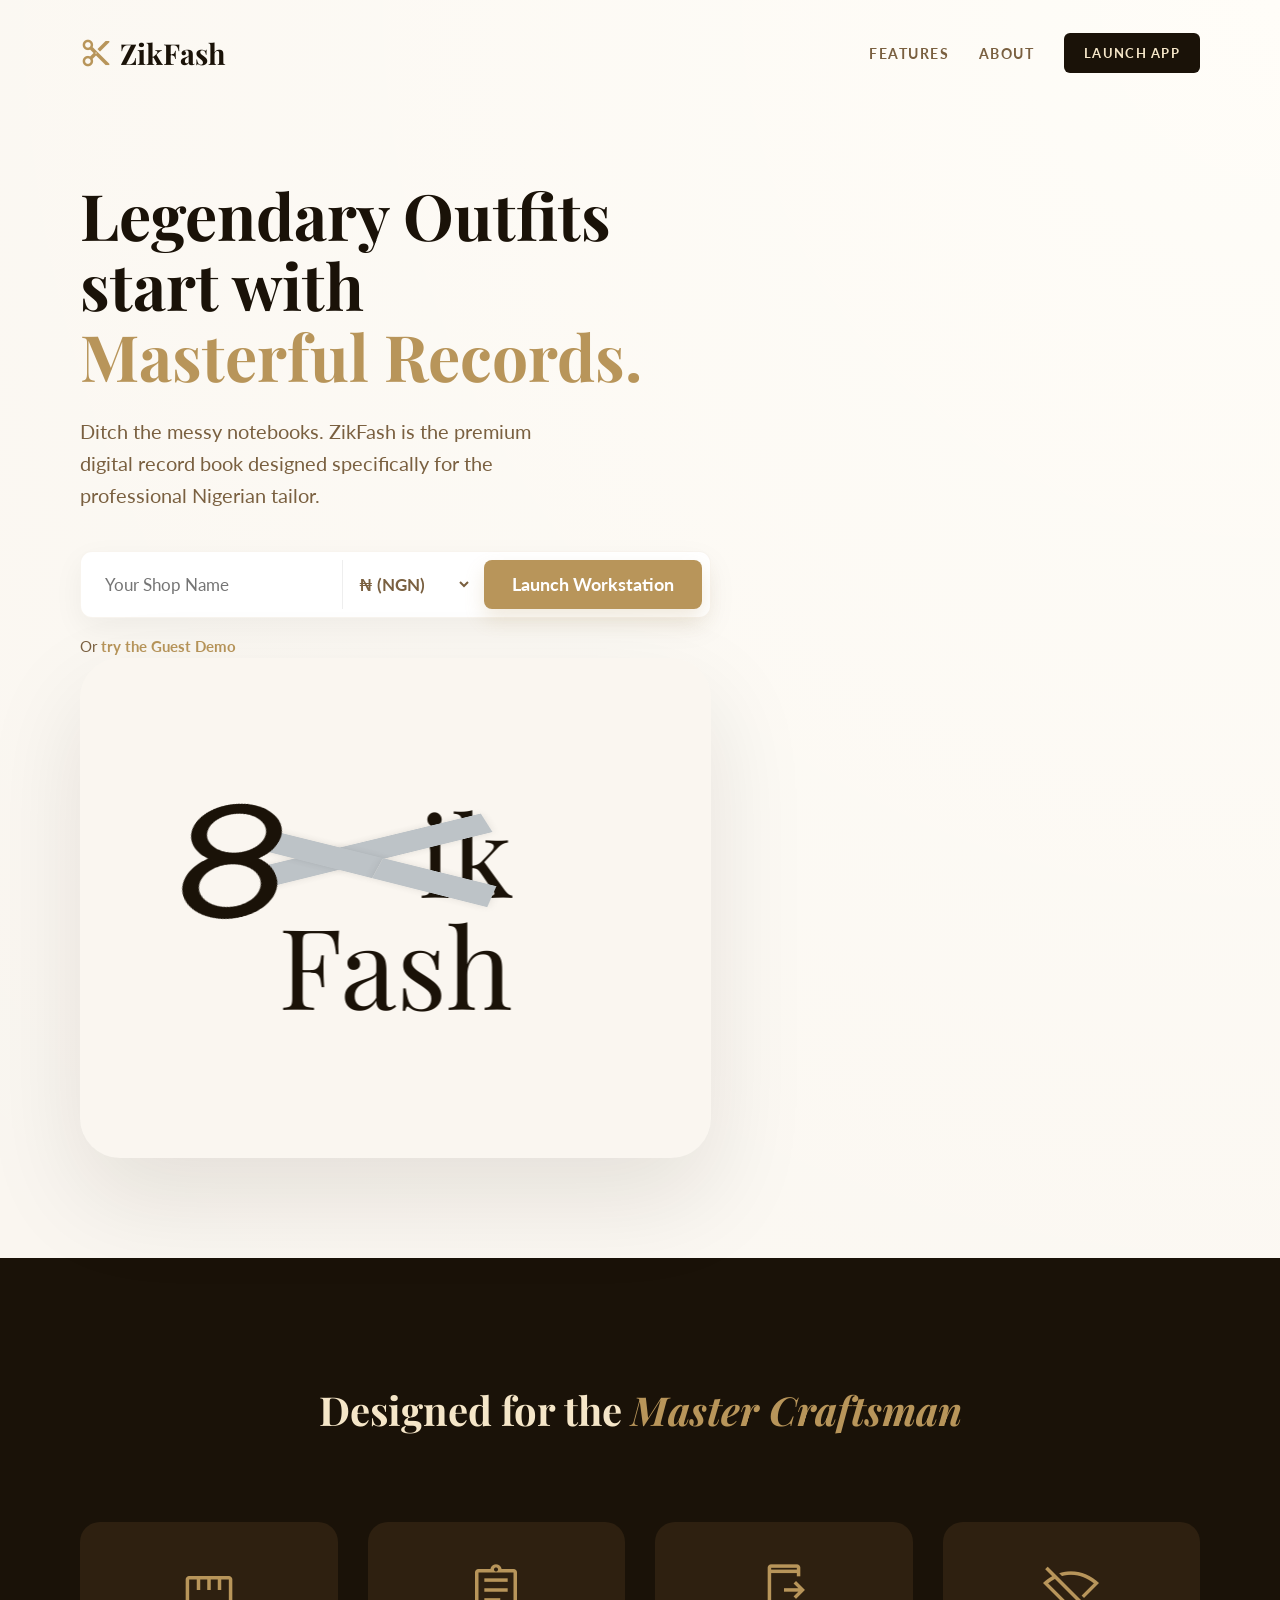
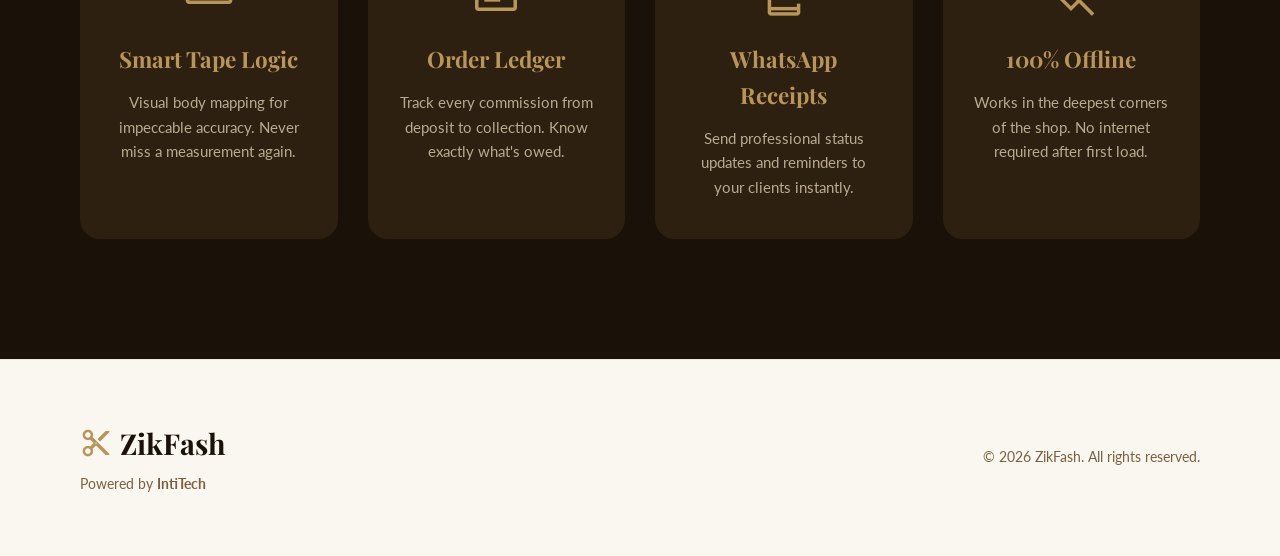
<file: ZikFash/index.html>
<!DOCTYPE html>
<html lang="en">
<head>
    <meta charset="UTF-8">
    <meta name="viewport" content="width=device-width, initial-scale=1.0">
    <title>ZikFash — Professional Record Book for Nigerian Tailors</title>
    <meta name="description" content="Digitize your measuring tape. The sophisticated choice for modern tailors. Track measurements, orders, and payments with ZikFash.">
    <link rel="preconnect" href="https://fonts.googleapis.com">
    <link rel="preconnect" href="https://fonts.gstatic.com" crossorigin>
    <link href="https://fonts.googleapis.com/css2?family=Playfair+Display:wght@400;700&family=Lato:wght@300;400;700&display=swap" rel="stylesheet">
    <link rel="icon" type="image/png" sizes="32x32" href="favicon-32x32.png">
    <link rel="icon" type="image/png" sizes="16x16" href="favicon-16x16.png">
    <link rel="shortcut icon" href="favicon.ico">
    <link rel="apple-touch-icon" sizes="180x180" href="apple-touch-icon.png">
    <link rel="stylesheet" href="https://fonts.googleapis.com/css2?family=Material+Symbols+Outlined:opsz,wght,FILL,GRAD@20..48,100..700,0..1,-50..200" />
    <link rel="stylesheet" href="style.css">
    <script src="https://cdnjs.cloudflare.com/ajax/libs/gsap/3.12.5/gsap.min.js" defer></script>
</head>
<body>
    <header class="header">
        <div class="container">
            <div class="logo">
                <span class="material-symbols-outlined">content_cut</span> ZikFash
            </div>
            <input type="checkbox" id="nav-toggle" class="nav-toggle">
            <label for="nav-toggle" class="nav-toggle-label">
                <span class="material-symbols-outlined">menu</span>
            </label>
            <nav class="nav">
                <a href="#features">Features</a>
                <a href="#about">About</a>
                <a href="https://zikfash.intitech.dev" class="btn-launch-header">Launch App</a>
            </nav>
        </div>
    </header>

    <section class="hero">
        <div class="container hero-grid">
            <div class="hero-text">
                <h1 class="reveal">Legendary Outfits start with <span>Masterful Records.</span></h1>
                <p class="reveal delay-1">Ditch the messy notebooks. ZikFash is the premium digital record book designed specifically for the professional Nigerian tailor.</p>
                <div class="hero-onboard reveal delay-2">
                    <form id="onboardForm" class="onboard-form">
                        <input type="text" id="shopNameInput" placeholder="Your Shop Name" required autocomplete="on" />
                        <select id="currencySelect" required title="Currency">
                            <option value="₦">₦ (NGN)</option>
                            <option value="$">$ (USD)</option>
                            <option value="£">£ (GBP)</option>
                            <option value="Ksh">Ksh (KES)</option>
                            <option value="GH₵">GH₵ (GHS)</option>
                        </select>
                        <button type="submit" class="btn-gold">Launch Workstation</button>
                    </form>
                    <div class="onboard-alt">
                        Or <a href="https://zikfash.intitech.dev">try the Guest Demo</a>
                    </div>
                </div>
            <div class="hero-visual reveal delay-3">
                <div class="illustration-container">
                    <div class="half" id="top"></div>
                    <div id="cut"></div>
                    <div id="scissors">
                        <div id="top-part">
                            <div id="rotator-top">
                                <div class="blade segment-1"></div>
                                <div class="blade segment-2"></div>
                                <div class="hole"></div>
                            </div>
                        </div>
                        <div id="bottom-part">
                            <div id="rotator-bottom">
                                <div class="blade"></div>
                                <div class="hole"></div>
                                <div class="screw"></div>
                            </div>
                        </div>
                    </div>
                    <div class="half" id="bottom"></div>
                    <span id="text"><span id="firstline"><span id="z-placeholder">Z</span>ik</span><br>Fash</span>
                </div>
            </div>
        </div>
    </section>

    <section id="features" class="features">
        <div class="container">
            <div class="section-title">
                <h2>Designed for the <span>Master Craftsman</span></h2>
            </div>
            <div class="feature-grid">
                <div class="feature-card reveal-up">
                    <div class="f-icon">
                        <span class="material-symbols-outlined">straighten</span>
                    </div>
                    <h3>Smart Tape Logic</h3>
                    <p>Visual body mapping for impeccable accuracy. Never miss a measurement again.</p>
                </div>
                <div class="feature-card reveal-up delay-1">
                    <div class="f-icon">
                        <span class="material-symbols-outlined">assignment</span>
                    </div>
                    <h3>Order Ledger</h3>
                    <p>Track every commission from deposit to collection. Know exactly what's owed.</p>
                </div>
                <div class="feature-card reveal-up delay-2">
                    <div class="f-icon">
                        <span class="material-symbols-outlined">send_to_mobile</span>
                    </div>
                    <h3>WhatsApp Receipts</h3>
                    <p>Send professional status updates and reminders to your clients instantly.</p>
                </div>
                <div class="feature-card reveal-up delay-3">
                    <div class="f-icon">
                        <span class="material-symbols-outlined">signal_wifi_off</span>
                    </div>
                    <h3>100% Offline</h3>
                    <p>Works in the deepest corners of the shop. No internet required after first load.</p>
                </div>
            </div>
        </div>
    </section>

    <footer class="footer">
        <div class="container">
            <div class="footer-wrap">
                <div class="f-brand">
                    <div class="logo">
                        <span class="material-symbols-outlined">content_cut</span> ZikFash
                    </div>
                    <p>Powered by <strong>IntiTech</strong></p>
                </div>
                <p class="copyright">&copy; 2026 ZikFash. All rights reserved.</p>
            </div>
        </div>
    </footer>

    <script src="script.js"></script>
</body>
</html>
</file>
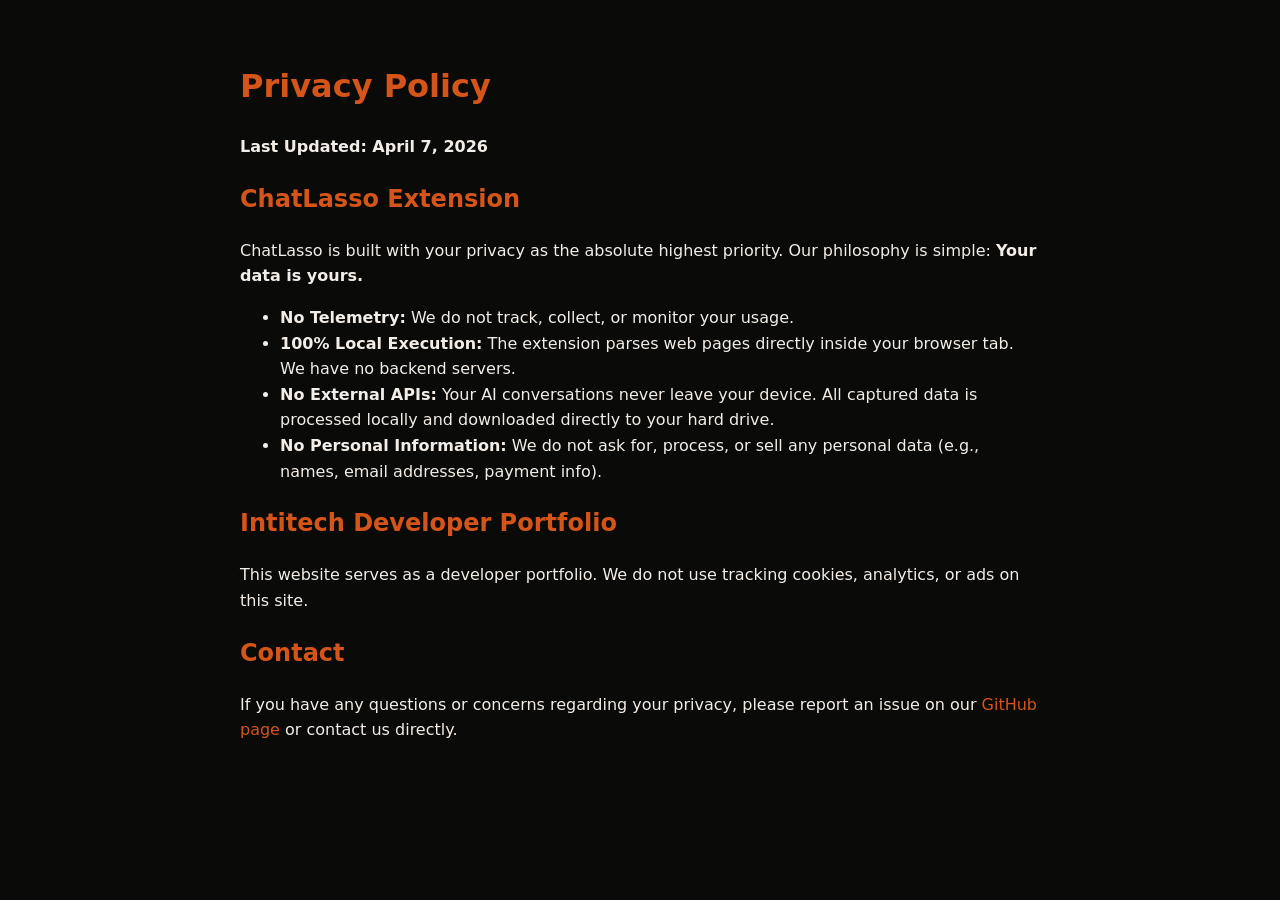
<file: privacy.html>
<!DOCTYPE html>
<html lang="en">
<head>
    <meta charset="UTF-8">
    <meta name="viewport" content="width=device-width, initial-scale=1.0">
    <title>Privacy Policy | Intitech</title>
    <style>
        body {
            font-family: system-ui, -apple-system, sans-serif;
            background: #0a0a08;
            color: #f2ede6;
            line-height: 1.6;
            max-width: 800px;
            margin: 0 auto;
            padding: 40px 20px;
        }
        h1, h2 { color: #d4541a; }
        a { color: #d4541a; text-decoration: none; }
        a:hover { text-decoration: underline; }
    </style>
</head>
<body>
    <h1>Privacy Policy</h1>
    <p><strong>Last Updated: April 7, 2026</strong></p>
    
    <h2>ChatLasso Extension</h2>
    <p>ChatLasso is built with your privacy as the absolute highest priority. Our philosophy is simple: <strong>Your data is yours.</strong></p>
    <ul>
        <li><strong>No Telemetry:</strong> We do not track, collect, or monitor your usage.</li>
        <li><strong>100% Local Execution:</strong> The extension parses web pages directly inside your browser tab. We have no backend servers.</li>
        <li><strong>No External APIs:</strong> Your AI conversations never leave your device. All captured data is processed locally and downloaded directly to your hard drive.</li>
        <li><strong>No Personal Information:</strong> We do not ask for, process, or sell any personal data (e.g., names, email addresses, payment info).</li>
    </ul>

    <h2>Intitech Developer Portfolio</h2>
    <p>This website serves as a developer portfolio. We do not use tracking cookies, analytics, or ads on this site.</p>

    <h2>Contact</h2>
    <p>If you have any questions or concerns regarding your privacy, please report an issue on our <a href="https://github.com/intisor/ai-capture-extension/issues" target="_blank">GitHub page</a> or contact us directly.</p>
</body>
</html>
</file>
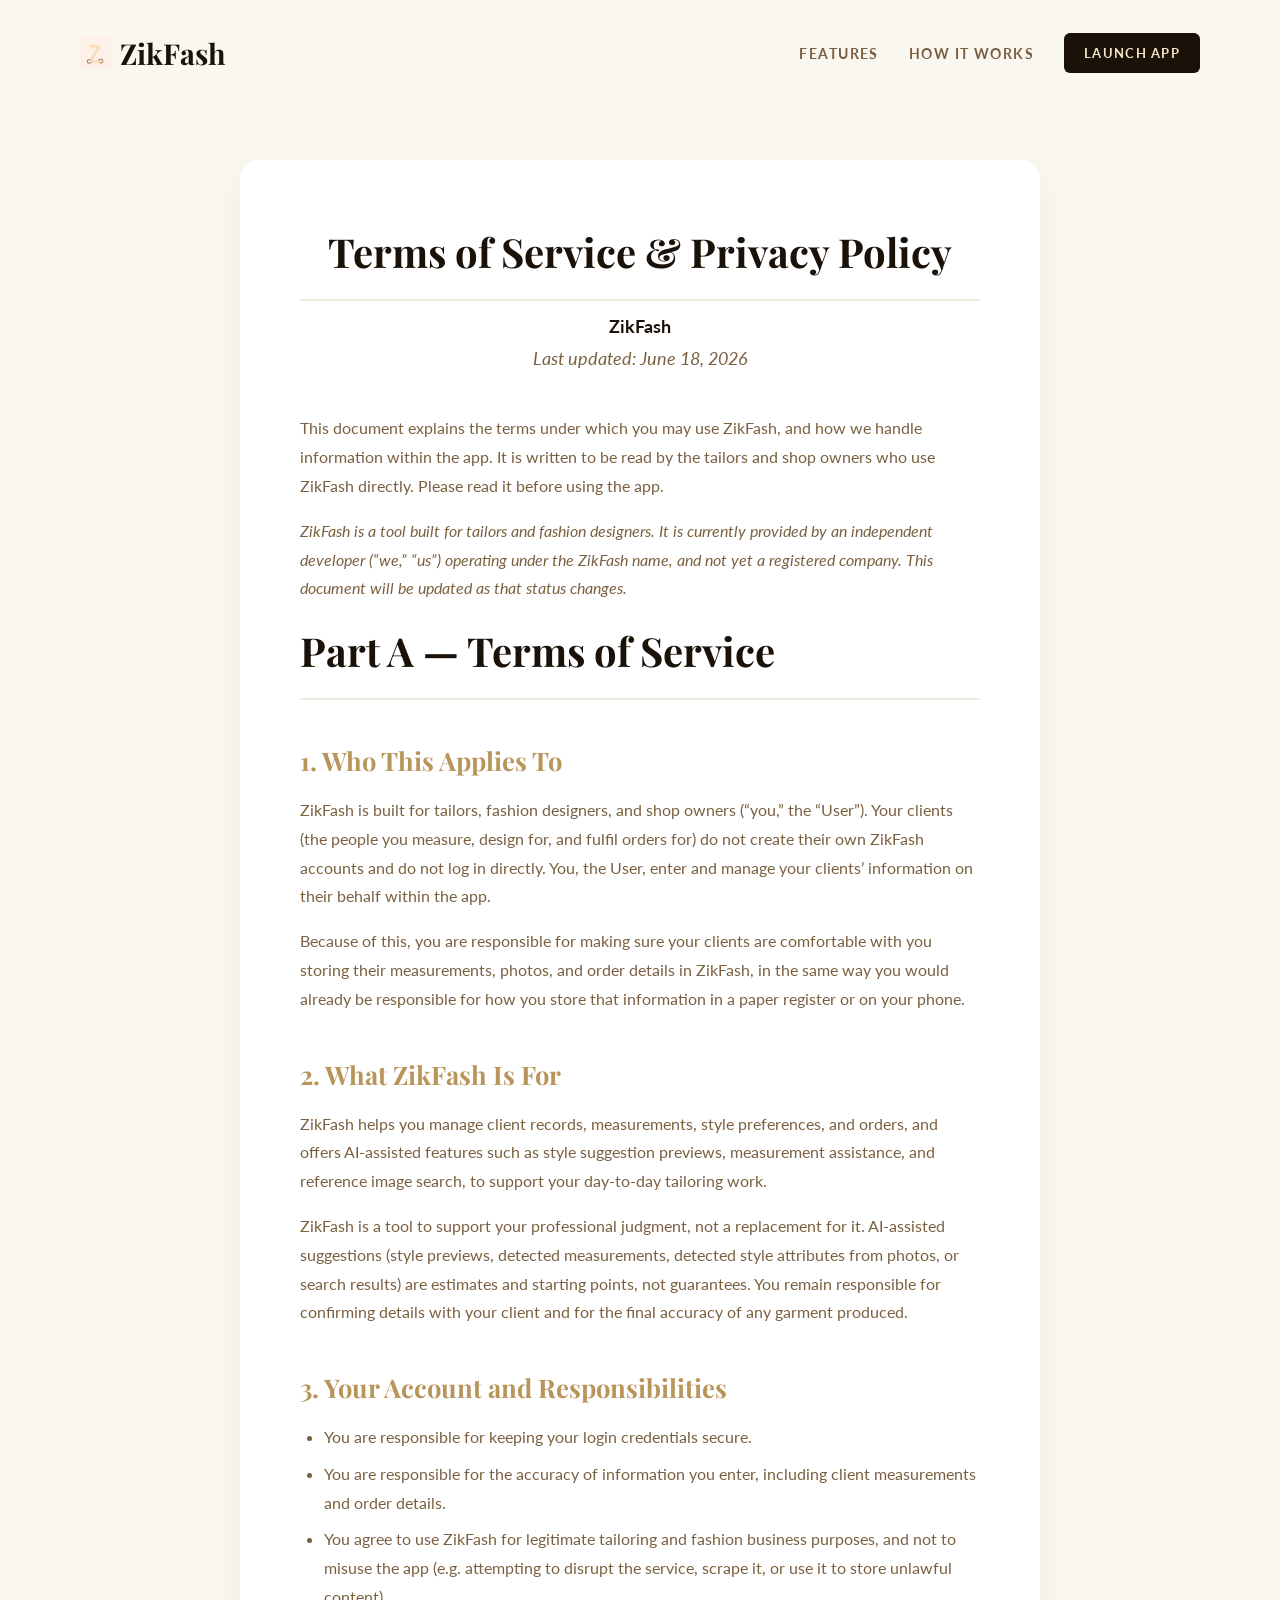
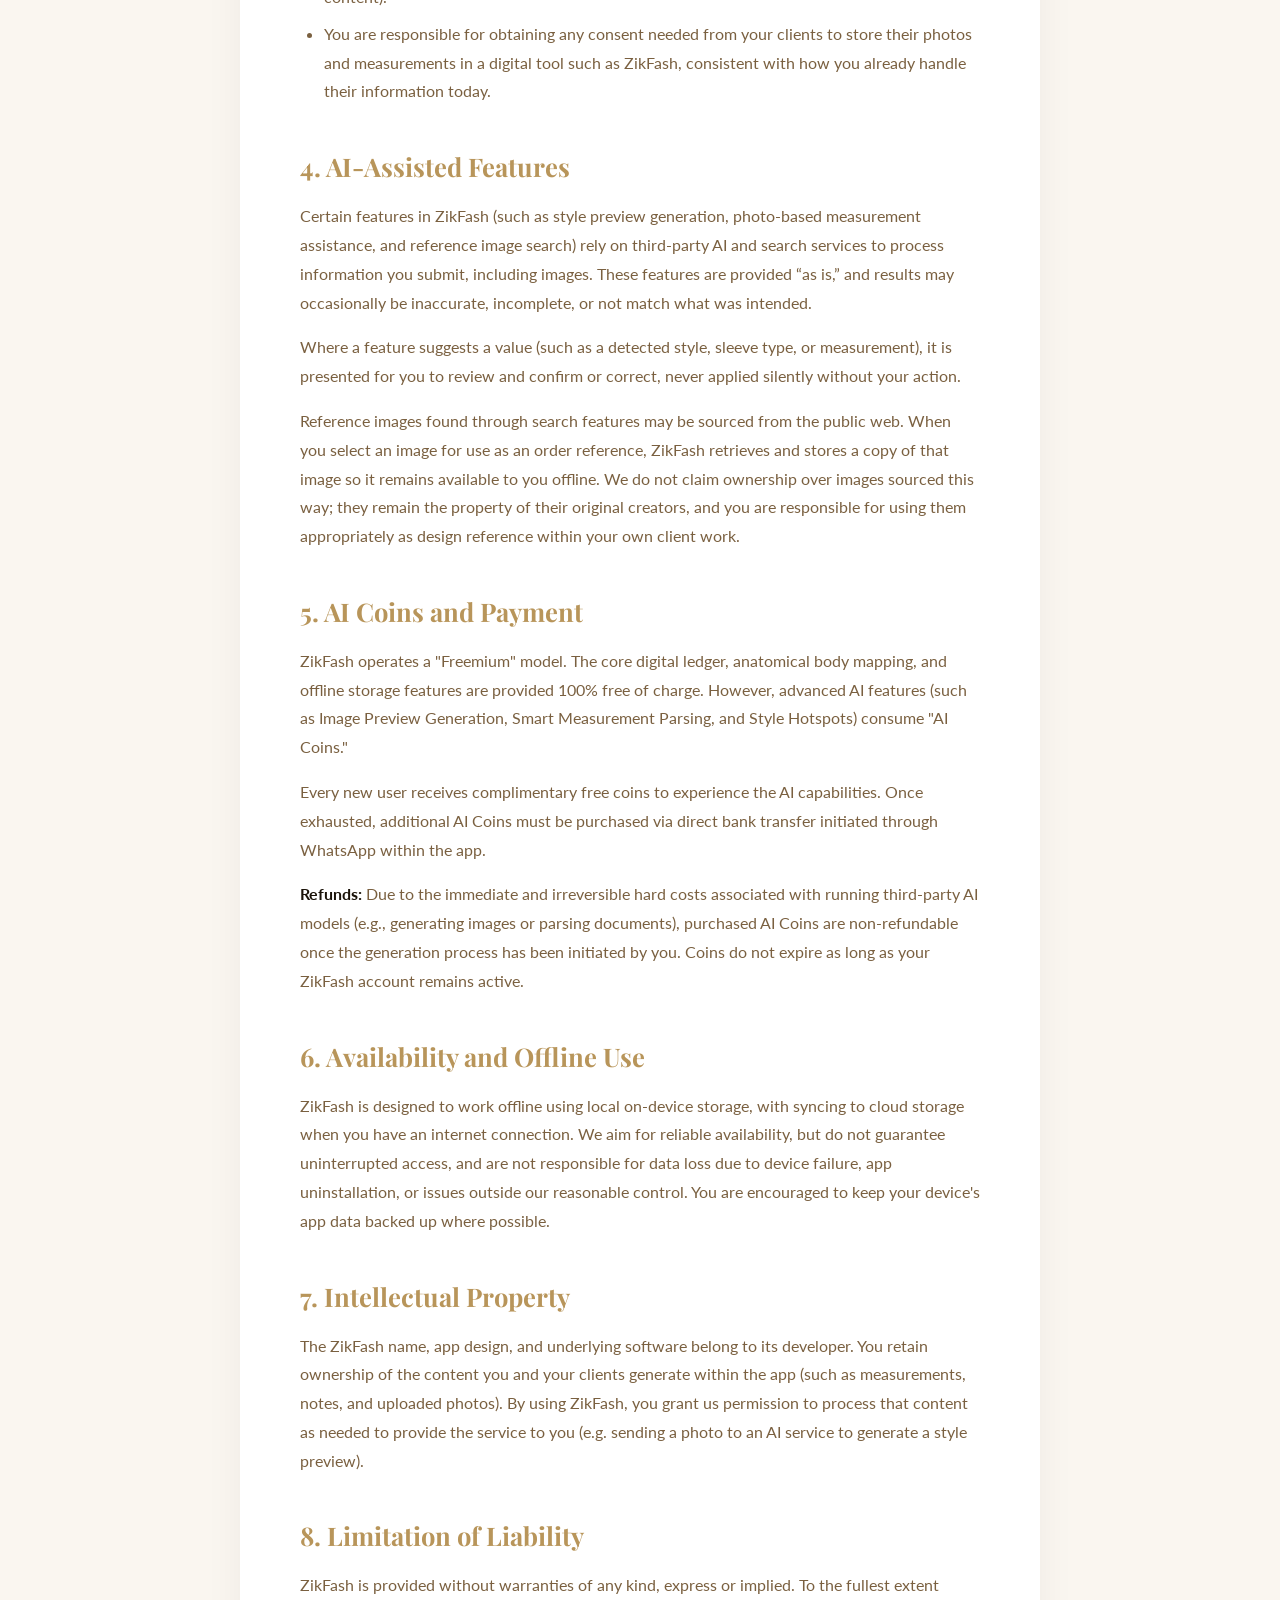
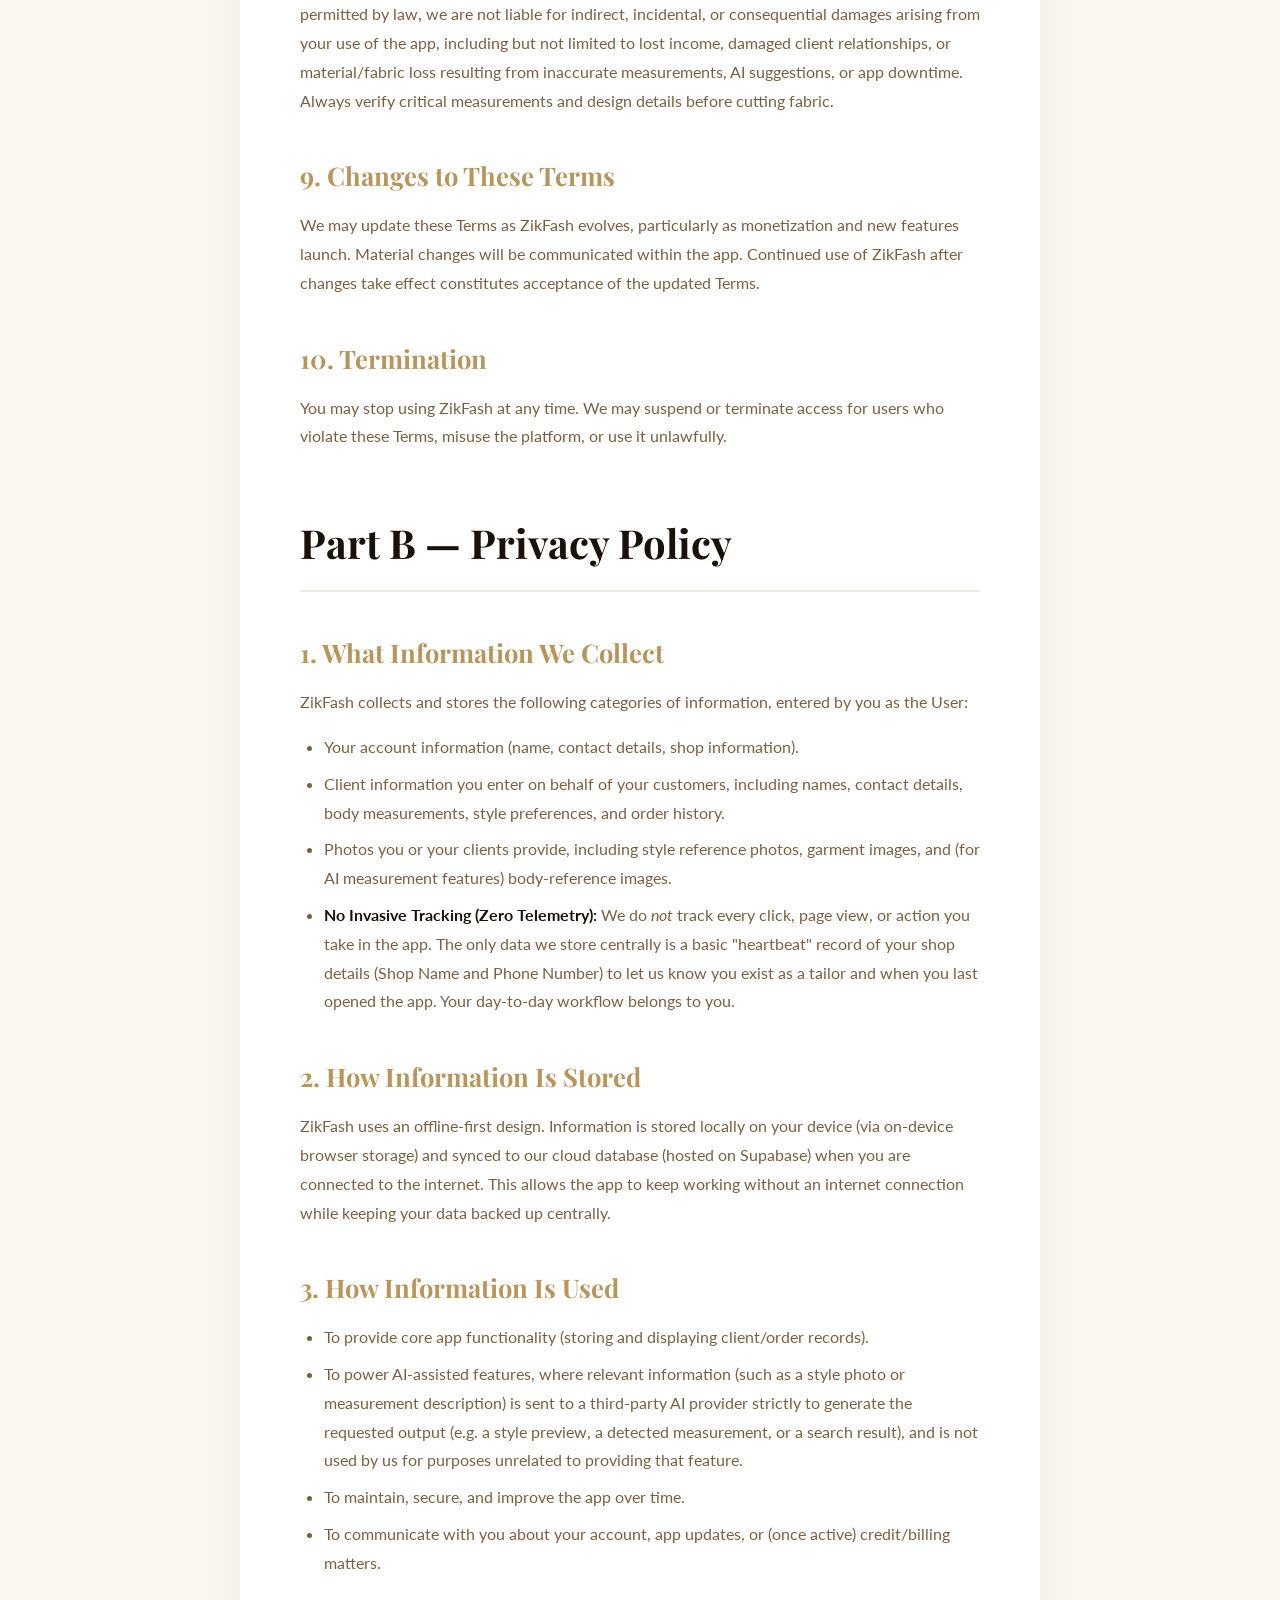
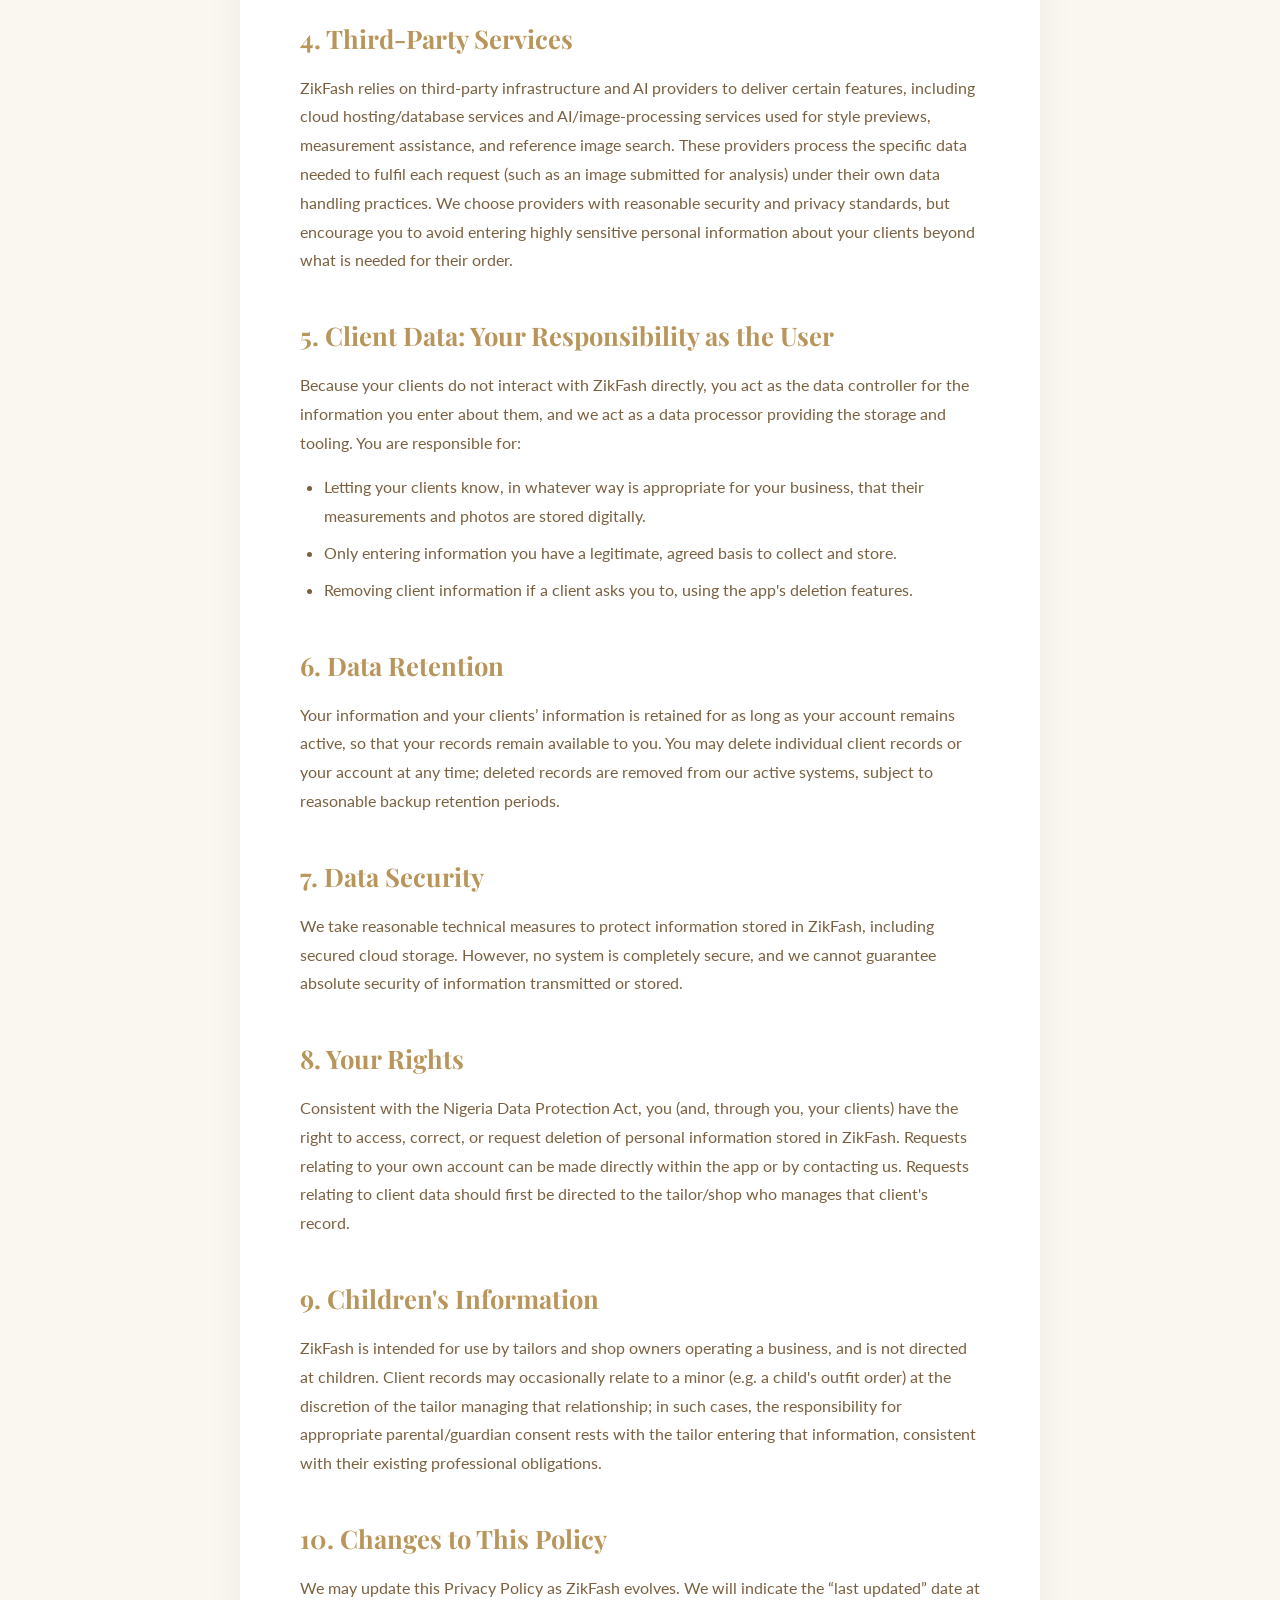
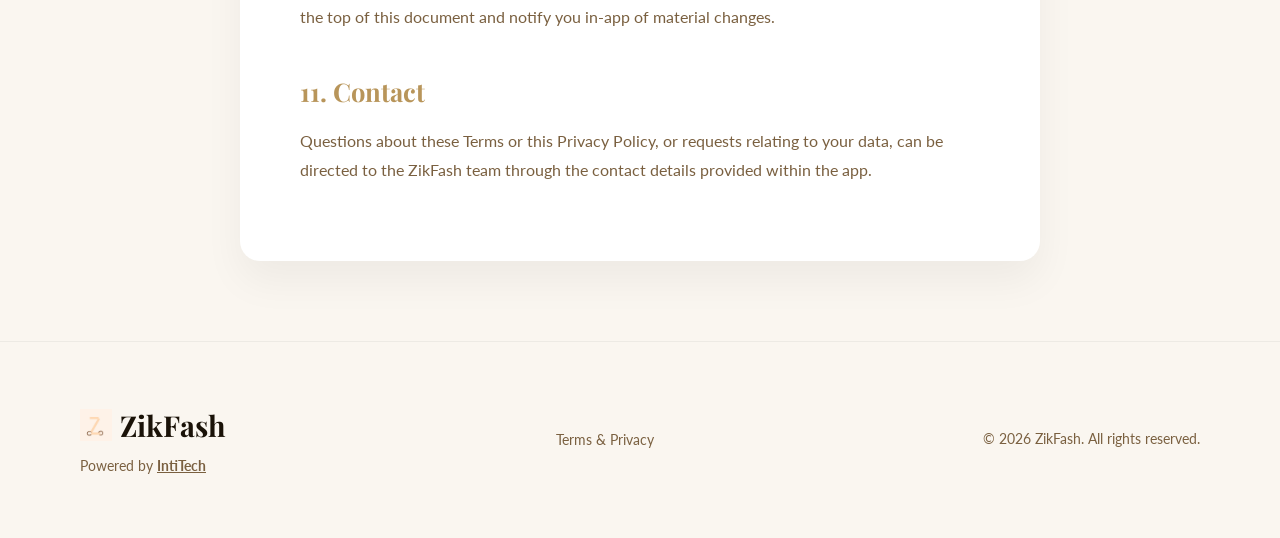
<file: zikfash/privacy.html>
<!DOCTYPE html>
<html lang="en">

<head>
    <meta charset="UTF-8">
    <meta name="viewport" content="width=device-width, initial-scale=1.0, maximum-scale=1.0, user-scalable=no">
    <title>Privacy Policy & Terms of Service - ZikFash</title>
    <meta name="description" content="Terms of Service and Privacy Policy for ZikFash, the offline-first tailor management app.">
    <link rel="preconnect" href="https://fonts.googleapis.com">
    <link rel="preconnect" href="https://fonts.gstatic.com" crossorigin>
    <link href="https://fonts.googleapis.com/css2?family=Lato:wght@400;700&family=Playfair+Display:ital,wght@0,600;0,700;1,600&display=swap" rel="stylesheet">
    <link href="https://fonts.googleapis.com/css2?family=Material+Symbols+Outlined" rel="stylesheet" />
    <link rel="stylesheet" href="style.css">
    <style>
        .legal-wrap {
            padding: 160px 20px 80px;
            background: var(--cream);
            min-height: 100vh;
        }
        .legal-content {
            max-width: 800px;
            margin: 0 auto;
            background: #fff;
            padding: 60px;
            border-radius: 20px;
            box-shadow: 0 20px 40px rgba(26, 18, 8, 0.05);
        }
        .legal-content h1 {
            font-family: 'Playfair Display', serif;
            font-size: 2.5rem;
            color: var(--espresso);
            margin-bottom: 10px;
            border-bottom: 2px solid rgba(184, 149, 90, 0.2);
            padding-bottom: 15px;
        }
        .legal-content h2 {
            font-family: 'Playfair Display', serif;
            font-size: 1.6rem;
            color: var(--gold);
            margin: 40px 0 15px;
        }
        .legal-content p {
            color: var(--text-mid);
            line-height: 1.8;
            margin-bottom: 16px;
        }
        .legal-content ul {
            color: var(--text-mid);
            line-height: 1.8;
            margin-bottom: 24px;
            padding-left: 24px;
        }
        .legal-content ul li {
            margin-bottom: 8px;
        }
        .legal-content strong {
            color: var(--espresso);
        }
        .legal-content em {
            color: var(--text-mid);
            font-style: italic;
        }
        .legal-header {
            text-align: center;
            margin-bottom: 40px;
        }
        .legal-header p {
            margin: 0;
            font-size: 1.1rem;
        }
        @media (max-width: 768px) {
            .legal-content {
                padding: 30px 20px;
            }
            .legal-wrap {
                padding-top: 120px;
            }
        }
    </style>
</head>

<body>
    <header class="header">
        <div class="container">
            <a href="index.html" class="logo">
                <img src="zeelogo.webp" alt="ZikFash Logo" class="logo-img"> ZikFash
            </a>
            <nav class="nav">
                <a href="index.html#features">Features</a>
                <a href="index.html#how-it-works">How It Works</a>
                <a href="https://zikfash.intitech.dev/" class="btn-launch-header">Launch App</a>
            </nav>
        </div>
    </header>

    <main class="legal-wrap">
        <div class="legal-content">
            <div class="legal-header">
                <h1>Terms of Service & Privacy Policy</h1>
                <p><strong>ZikFash</strong></p>
                <p><em>Last updated: June 18, 2026</em></p>
            </div>
            
            <p>This document explains the terms under which you may use ZikFash, and how we handle information within the app. It is written to be read by the tailors and shop owners who use ZikFash directly. Please read it before using the app.</p>
            <p><em>ZikFash is a tool built for tailors and fashion designers. It is currently provided by an independent developer (“we,” “us”) operating under the ZikFash name, and not yet a registered company. This document will be updated as that status changes.</em></p>
            
            <h1>Part A — Terms of Service</h1>
            
            <h2>1. Who This Applies To</h2>
            <p>ZikFash is built for tailors, fashion designers, and shop owners (“you,” the “User”). Your clients (the people you measure, design for, and fulfil orders for) do not create their own ZikFash accounts and do not log in directly. You, the User, enter and manage your clients’ information on their behalf within the app.</p>
            <p>Because of this, you are responsible for making sure your clients are comfortable with you storing their measurements, photos, and order details in ZikFash, in the same way you would already be responsible for how you store that information in a paper register or on your phone.</p>
            
            <h2>2. What ZikFash Is For</h2>
            <p>ZikFash helps you manage client records, measurements, style preferences, and orders, and offers AI-assisted features such as style suggestion previews, measurement assistance, and reference image search, to support your day-to-day tailoring work.</p>
            <p>ZikFash is a tool to support your professional judgment, not a replacement for it. AI-assisted suggestions (style previews, detected measurements, detected style attributes from photos, or search results) are estimates and starting points, not guarantees. You remain responsible for confirming details with your client and for the final accuracy of any garment produced.</p>
            
            <h2>3. Your Account and Responsibilities</h2>
            <ul>
                <li>You are responsible for keeping your login credentials secure.</li>
                <li>You are responsible for the accuracy of information you enter, including client measurements and order details.</li>
                <li>You agree to use ZikFash for legitimate tailoring and fashion business purposes, and not to misuse the app (e.g. attempting to disrupt the service, scrape it, or use it to store unlawful content).</li>
                <li>You are responsible for obtaining any consent needed from your clients to store their photos and measurements in a digital tool such as ZikFash, consistent with how you already handle their information today.</li>
            </ul>
            
            <h2>4. AI-Assisted Features</h2>
            <p>Certain features in ZikFash (such as style preview generation, photo-based measurement assistance, and reference image search) rely on third-party AI and search services to process information you submit, including images. These features are provided “as is,” and results may occasionally be inaccurate, incomplete, or not match what was intended.</p>
            <p>Where a feature suggests a value (such as a detected style, sleeve type, or measurement), it is presented for you to review and confirm or correct, never applied silently without your action.</p>
            <p>Reference images found through search features may be sourced from the public web. When you select an image for use as an order reference, ZikFash retrieves and stores a copy of that image so it remains available to you offline. We do not claim ownership over images sourced this way; they remain the property of their original creators, and you are responsible for using them appropriately as design reference within your own client work.</p>
            
            <h2>5. AI Coins and Payment</h2>
            <p>ZikFash operates a "Freemium" model. The core digital ledger, anatomical body mapping, and offline storage features are provided 100% free of charge. However, advanced AI features (such as Image Preview Generation, Smart Measurement Parsing, and Style Hotspots) consume "AI Coins."</p>
            <p>Every new user receives complimentary free coins to experience the AI capabilities. Once exhausted, additional AI Coins must be purchased via direct bank transfer initiated through WhatsApp within the app.</p>
            <p><strong>Refunds:</strong> Due to the immediate and irreversible hard costs associated with running third-party AI models (e.g., generating images or parsing documents), purchased AI Coins are non-refundable once the generation process has been initiated by you. Coins do not expire as long as your ZikFash account remains active.</p>
            
            <h2>6. Availability and Offline Use</h2>
            <p>ZikFash is designed to work offline using local on-device storage, with syncing to cloud storage when you have an internet connection. We aim for reliable availability, but do not guarantee uninterrupted access, and are not responsible for data loss due to device failure, app uninstallation, or issues outside our reasonable control. You are encouraged to keep your device's app data backed up where possible.</p>
            
            <h2>7. Intellectual Property</h2>
            <p>The ZikFash name, app design, and underlying software belong to its developer. You retain ownership of the content you and your clients generate within the app (such as measurements, notes, and uploaded photos). By using ZikFash, you grant us permission to process that content as needed to provide the service to you (e.g. sending a photo to an AI service to generate a style preview).</p>
            
            <h2>8. Limitation of Liability</h2>
            <p>ZikFash is provided without warranties of any kind, express or implied. To the fullest extent permitted by law, we are not liable for indirect, incidental, or consequential damages arising from your use of the app, including but not limited to lost income, damaged client relationships, or material/fabric loss resulting from inaccurate measurements, AI suggestions, or app downtime. Always verify critical measurements and design details before cutting fabric.</p>
            
            <h2>9. Changes to These Terms</h2>
            <p>We may update these Terms as ZikFash evolves, particularly as monetization and new features launch. Material changes will be communicated within the app. Continued use of ZikFash after changes take effect constitutes acceptance of the updated Terms.</p>
            
            <h2>10. Termination</h2>
            <p>You may stop using ZikFash at any time. We may suspend or terminate access for users who violate these Terms, misuse the platform, or use it unlawfully.</p>
            
            <h1 style="margin-top: 60px;">Part B — Privacy Policy</h1>
            
            <h2>1. What Information We Collect</h2>
            <p>ZikFash collects and stores the following categories of information, entered by you as the User:</p>
            <ul>
                <li>Your account information (name, contact details, shop information).</li>
                <li>Client information you enter on behalf of your customers, including names, contact details, body measurements, style preferences, and order history.</li>
                <li>Photos you or your clients provide, including style reference photos, garment images, and (for AI measurement features) body-reference images.</li>
                <li><strong>No Invasive Tracking (Zero Telemetry):</strong> We do <em>not</em> track every click, page view, or action you take in the app. The only data we store centrally is a basic "heartbeat" record of your shop details (Shop Name and Phone Number) to let us know you exist as a tailor and when you last opened the app. Your day-to-day workflow belongs to you.</li>
            </ul>
            
            <h2>2. How Information Is Stored</h2>
            <p>ZikFash uses an offline-first design. Information is stored locally on your device (via on-device browser storage) and synced to our cloud database (hosted on Supabase) when you are connected to the internet. This allows the app to keep working without an internet connection while keeping your data backed up centrally.</p>
            
            <h2>3. How Information Is Used</h2>
            <ul>
                <li>To provide core app functionality (storing and displaying client/order records).</li>
                <li>To power AI-assisted features, where relevant information (such as a style photo or measurement description) is sent to a third-party AI provider strictly to generate the requested output (e.g. a style preview, a detected measurement, or a search result), and is not used by us for purposes unrelated to providing that feature.</li>
                <li>To maintain, secure, and improve the app over time.</li>
                <li>To communicate with you about your account, app updates, or (once active) credit/billing matters.</li>
            </ul>
            
            <h2>4. Third-Party Services</h2>
            <p>ZikFash relies on third-party infrastructure and AI providers to deliver certain features, including cloud hosting/database services and AI/image-processing services used for style previews, measurement assistance, and reference image search. These providers process the specific data needed to fulfil each request (such as an image submitted for analysis) under their own data handling practices. We choose providers with reasonable security and privacy standards, but encourage you to avoid entering highly sensitive personal information about your clients beyond what is needed for their order.</p>
            
            <h2>5. Client Data: Your Responsibility as the User</h2>
            <p>Because your clients do not interact with ZikFash directly, you act as the data controller for the information you enter about them, and we act as a data processor providing the storage and tooling. You are responsible for:</p>
            <ul>
                <li>Letting your clients know, in whatever way is appropriate for your business, that their measurements and photos are stored digitally.</li>
                <li>Only entering information you have a legitimate, agreed basis to collect and store.</li>
                <li>Removing client information if a client asks you to, using the app's deletion features.</li>
            </ul>
            
            <h2>6. Data Retention</h2>
            <p>Your information and your clients’ information is retained for as long as your account remains active, so that your records remain available to you. You may delete individual client records or your account at any time; deleted records are removed from our active systems, subject to reasonable backup retention periods.</p>
            
            <h2>7. Data Security</h2>
            <p>We take reasonable technical measures to protect information stored in ZikFash, including secured cloud storage. However, no system is completely secure, and we cannot guarantee absolute security of information transmitted or stored.</p>
            
            <h2>8. Your Rights</h2>
            <p>Consistent with the Nigeria Data Protection Act, you (and, through you, your clients) have the right to access, correct, or request deletion of personal information stored in ZikFash. Requests relating to your own account can be made directly within the app or by contacting us. Requests relating to client data should first be directed to the tailor/shop who manages that client's record.</p>
            
            <h2>9. Children's Information</h2>
            <p>ZikFash is intended for use by tailors and shop owners operating a business, and is not directed at children. Client records may occasionally relate to a minor (e.g. a child's outfit order) at the discretion of the tailor managing that relationship; in such cases, the responsibility for appropriate parental/guardian consent rests with the tailor entering that information, consistent with their existing professional obligations.</p>
            
            <h2>10. Changes to This Policy</h2>
            <p>We may update this Privacy Policy as ZikFash evolves. We will indicate the “last updated” date at the top of this document and notify you in-app of material changes.</p>
            
            <h2>11. Contact</h2>
            <p>Questions about these Terms or this Privacy Policy, or requests relating to your data, can be directed to the ZikFash team through the contact details provided within the app.</p>
        </div>
    </main>

    <footer class="footer">
        <div class="container">
            <div class="footer-wrap">
                <div class="f-brand">
                    <div class="logo">
                        <img src="zeelogo.webp" alt="ZikFash Logo" class="logo-img"> ZikFash
                    </div>
                    <p>Powered by <a href="https://intitech.dev/" target="_blank" rel="noopener" style="color: inherit; text-decoration: underline;"><strong>IntiTech</strong></a></p>
                </div>
                <div class="f-links" style="display: flex; gap: 20px; align-items: center;">
                    <a href="privacy.html" style="color: var(--text-mid); font-size: 0.9rem;">Terms & Privacy</a>
                </div>
                <p class="copyright">&copy; 2026 ZikFash. All rights reserved.</p>
            </div>
        </div>
    </footer>
</body>
</html>
</file>
<file: style.css>
:root {
    /* Soil (dark backgrounds) */
    --void: #080705; /* page background */
    --deep-earth: #0f0d09; /* primary surface */
    --topsoil: #1c1a13; /* card backgrounds */
    --sediment: #2e2b22; /* all borders/dividers */
    --ash: #6b6355; /* muted/secondary text */

    /* Clay (warm text/surface) */
    --parchment: #c9b99a; /* primary body text */
    --script: #e8dcc8; /* headings */
    --raw-clay: #a08060; /* mid-tone */
    --terracotta: #7a4f35; /* warm accent */

    /* Heat (primary actions) */
    --ember: #c8612a; /* primary CTA, links, active states */
    --ember-dim: #4a2410; /* ember hover backgrounds */
    --gold: #a8873a; /* logo text */
    --dry-grass: #8a7a2e; /* bridge */

    /* Growth (agro greens) */
    --deep-root: #1a2e1a;
    --moss: #3d5c35;
    --canopy: #5a8a48;
    --sprout: #8ab87a;
    --dew: #c2ddb8;

    /* Spacing */
    --space-xs: 8px;
    --space-sm: 16px;
    --space-md: 24px;
    --space-lg: 48px;
    --space-xl: 80px;
    --section-gap: 120px;
}

* {
    margin: 0;
    padding: 0;
    box-sizing: border-box;
}

html {
    scroll-behavior: smooth;
    background-color: var(--void);
}

a, a:link, a:visited, a:hover, a:active {
    text-decoration: none;
    color: inherit;
}

body {
    background-color: var(--void);
    color: var(--parchment);
    font-family: 'IM Fell English', serif;
    font-size: 16px; /* Base font size slightly smaller for mobile */
    line-height: 1.8;
    overflow-x: hidden;
    position: relative;
}

@media (min-width: 768px) {
    body {
        font-size: 18px;
        line-height: 1.95;
    }
}

/* Texture Overlay */
body::before {
    content: "";
    position: fixed;
    top: 0;
    left: 0;
    width: 100%;
    height: 100%;
    pointer-events: none;
    z-index: 9999;
    opacity: 0.05;
    background-image: url("data:image/svg+xml,%3Csvg viewBox='0 0 200 200' xmlns='http://www.w3.org/2000/svg'%3E%3Cfilter id='noiseFilter'%3E%3CfeTurbulence type='fractalNoise' baseFrequency='0.65' numOctaves='3' stitchTiles='stitch'/%3E%3C/filter%3E%3Crect width='100%25' height='100%25' filter='url(%23noiseFilter)'/%3E%3C/svg%3E");
    mix-blend-mode: overlay;
}

/* Typography */
h1, h2, h3, .cinzel {
    font-family: 'Cinzel', serif;
    text-transform: uppercase;
    letter-spacing: 0.05em;
    color: var(--script);
}

.mono {
    font-family: 'JetBrains Mono', monospace;
    font-weight: 300;
}

/* Layout Utilities */
.container {
    width: 100%;
    max-width: 1200px;
    margin-left: auto;
    margin-right: auto;
    padding: 2rem 1.25rem; /* Default mobile padding */
    box-sizing: border-box;
}

@media (max-width: 340px) { .container { padding-left: 1rem; padding-right: 1rem; } }
@media (min-width: 640px) { .container { padding: 3rem 2.5rem; } }
@media (min-width: 768px) { .container { padding: 4rem 5rem; } }
@media (min-width: 1024px) { .container { padding: 4rem 6rem; } }
@media (min-width: 1280px) { .container { padding: 4rem 8rem; } }

section {
    padding: var(--space-xl) 0; /* Smaller mobile padding */
    position: relative;
}

@media (min-width: 768px) {
    section {
        padding: var(--section-gap) 0;
    }
}

/* Header */
.main-header {
    position: fixed;
    top: 0;
    left: 0;
    width: 100%;
    padding: var(--space-sm) 0;
    z-index: 1000;
    background: linear-gradient(to bottom, var(--void) 60%, transparent);
    backdrop-filter: blur(8px);
}

.main-header .container {
    padding-top: 0;
    padding-bottom: 0;
}

.nav-wrap {
    display: flex;
    justify-content: space-between;
    align-items: center;
}

.nav-logo {
    display: flex;
    align-items: center;
    gap: 12px;
    font-weight: 900;
    color: var(--gold);
}

.nav-links {
    display: flex;
    gap: var(--space-lg);
    list-style: none;
}

.nav-links a {
    text-decoration: none;
    color: var(--ash);
    font-size: 0.8rem;
    text-transform: uppercase;
    letter-spacing: 0.2em;
    transition: color 0.3s ease;
}

.nav-links a:hover {
    color: var(--ember);
}

/* Hero Section */
.hero {
    min-height: 100vh;
    display: flex;
    flex-direction: column;
    justify-content: center;
    align-items: center;
    text-align: center;
    padding: calc(var(--space-xl) * 2.5) var(--space-md) var(--space-xl);
    position: relative;
    overflow: hidden;
}

.hero-content {
    z-index: 10;
}

.eyebrow {
    font-family: 'JetBrains Mono', monospace;
    color: var(--ember);
    margin-bottom: var(--space-sm);
    font-size: 0.9rem;
}

.hero-name {
    font-size: clamp(3rem, 12vw, 8rem);
    font-weight: 900;
    line-height: 1.1;
    margin: 0;
    display: flex;
    flex-direction: column;
    align-items: center;
}

.inti-word { color: var(--ash); }
.tech-word { color: var(--script); }

.shuffle-letter {
    display: inline-block;
    min-width: 0.7em;
}

.hero-divider {
    width: 4rem;
    height: 2px;
    background: linear-gradient(to right, var(--ember), transparent);
    margin: var(--space-md) auto;
}

.hero-tagline {
    font-style: italic;
    font-size: 1.5rem;
    max-width: 600px;
    margin: 0 auto var(--space-sm);
    line-height: 1.5;
}

.hero-subtag {
    font-family: 'JetBrains Mono', monospace;
    color: var(--ash);
    font-size: 0.8rem;
    letter-spacing: 0.1em;
    max-width: 100%;
    overflow-wrap: anywhere;
}

.hero-ctas {
    margin-top: var(--space-lg);
    display: flex;
    gap: var(--space-md);
    justify-content: center;
}

/* Buttons */
.btn {
    font-family: 'JetBrains Mono', monospace;
    text-transform: uppercase;
    padding: 12px 32px;
    font-size: 0.9rem;
    cursor: pointer;
    transition: all 0.3s ease;
    text-decoration: none;
    display: inline-block;
}

.btn-primary {
    background-color: var(--ember);
    color: var(--script);
    border: none;
}

.btn-primary:hover {
    background-color: var(--ember-dim);
}

.btn-ghost {
    background: transparent;
    border: 1px solid var(--sediment);
    color: var(--ash);
}

.btn-ghost:hover {
    border-color: var(--ember);
    color: var(--script);
}

/* Section Divider */
.section-divider {
    display: flex;
    align-items: center;
    justify-content: center;
    gap: var(--space-lg);
    color: var(--script);
    font-family: 'Cinzel', serif;
    font-size: 0.75rem;
    font-weight: 700;
    letter-spacing: 0.4em;
    padding: var(--space-xl) 0;
    text-align: center;
}

/* Project Cards */
.pgrid {
    display: grid;
    grid-template-columns: repeat(auto-fill, minmax(min(100%, 320px), 1fr));
    gap: var(--space-md);
}

.pcard {
    background-color: var(--topsoil);
    border: 1px solid var(--sediment);
    padding: var(--space-md);
    transition: all 0.3s ease;
    display: flex;
    flex-direction: column;
}

.pcard:hover {
    border-color: var(--ember);
    transform: translateY(-5px);
}

.ptag {
    font-family: 'JetBrains Mono', monospace;
    font-size: 0.7rem;
    color: var(--ember);
    margin-bottom: var(--space-xs);
}

.pname {
    font-size: 1.5rem;
    margin-bottom: var(--space-sm);
}

.pdesc {
    font-size: 1rem;
    color: var(--parchment);
    margin-bottom: var(--space-md);
    flex-grow: 1;
}

.pstack {
    display: flex;
    flex-wrap: wrap;
    gap: 8px;
    margin-bottom: var(--space-md);
}

.spill {
    font-family: 'JetBrains Mono', monospace;
    font-size: 0.7rem;
    padding: 2px 8px;
    background-color: var(--deep-earth);
    color: var(--ash);
    border: 1px solid var(--sediment);
}

.pmet {
    font-family: 'JetBrains Mono', monospace;
    font-size: 0.8rem;
    color: var(--ash);
}

.pfooter {
    display: flex;
    justify-content: space-between;
    align-items: center;
    margin-top: auto;
}

.pwork {
    font-size: 0.65rem;
    color: var(--sprout);
    opacity: 0.8;
}

/* Skills Wall - Stone Inscription Style */
.swall {
    text-align: center;
}

.sinscription {
    display: flex;
    flex-wrap: wrap;
    justify-content: center;
    gap: var(--space-md);
    max-width: 900px;
    margin: 0 auto;
}

.sglyph {
    font-family: 'Cinzel', serif;
    font-size: 1.2rem;
    padding: 10px 20px;
    transition: all 0.3s ease;
}

.sglyph.tier-1 { color: var(--parchment); }
.sglyph.tier-2 { color: var(--ash); }
.sglyph.tier-3 { color: var(--sediment); }

.sglyph:hover {
    color: var(--ember);
    text-shadow: 0 0 10px var(--ember-dim);
}

/* Live System Panel */
.system-panel {
    background-color: var(--deep-earth);
    border: 1px solid var(--sediment);
    padding: var(--space-md);
    margin-top: var(--space-xl);
    position: relative;
}

.panel-label {
    position: absolute;
    top: -12px;
    left: 24px;
    background-color: var(--void);
    padding: 0 12px;
    font-family: 'JetBrains Mono', monospace;
    font-size: 0.7rem;
    color: var(--ash);
}

.status-row {
    display: flex;
    align-items: center;
    gap: 8px;
    font-family: 'JetBrains Mono', monospace;
    font-size: 0.7rem;
    margin-bottom: var(--space-md);
}

.status-dot {
    width: 8px;
    height: 8px;
    background-color: var(--canopy);
    border-radius: 50%;
    box-shadow: 0 0 5px var(--canopy);
    animation: pulse 2s infinite;
}

@keyframes pulse {
    0% { opacity: 1; }
    50% { opacity: 0.4; }
    100% { opacity: 1; }
}

.metrics-grid {
    display: grid;
    grid-template-columns: 1fr 1fr;
    gap: var(--space-md);
}

.metric-cell {
    border-left: 1px solid var(--sediment);
    padding-left: 16px;
}

.m-label {
    font-family: 'JetBrains Mono', monospace;
    font-size: 0.7rem;
    color: var(--ash);
}
/* --- SYSTEM PANEL FOOTER --- */
.system-panel-footer {
    display: grid;
    grid-template-columns: repeat(auto-fit, minmax(150px, 1fr));
    gap: 1.5rem;
    padding: 1.5rem;
    background: rgba(255, 255, 255, 0.02);
    border: 1px solid rgba(255, 255, 255, 0.05);
    border-radius: 8px;
    margin: 3rem 0;
    font-family: 'JetBrains Mono', monospace;
    font-size: 0.75rem;
}

.system-panel-footer .sys-item {
    display: flex;
    flex-direction: column;
    gap: 0.4rem;
}

.system-panel-footer .sys-label {
    color: var(--sediment);
    font-size: 0.65rem;
    letter-spacing: 0.05em;
}

.system-panel-footer .sys-value {
    color: var(--script);
    font-weight: 500;
}

.system-panel-footer .status-ok .sys-value {
    color: var(--sprout);
    text-shadow: 0 0 10px rgba(138, 184, 122, 0.3);
}

@media (max-width: 768px) {
    .system-panel-footer {
        grid-template-columns: 1fr 1fr;
    }
}

.m-value {
    font-family: 'JetBrains Mono', monospace;
    font-size: 1.2rem;
    color: var(--canopy);
}

.m-value.gold { color: var(--gold); }

/* Dynamic Hydration Styles */

@keyframes loading-pulse {
    0%, 100% { opacity: 0.3; transform: scale(0.98); }
    50% { opacity: 0.7; transform: scale(1); }
}

/* About Section */
.about-wrap {
    display: grid;
    grid-template-columns: 1.5fr 1fr;
    gap: var(--space-xl);
    align-items: start;
}

.about-opening {
    font-style: italic;
    font-size: 1.4rem;
    margin-bottom: var(--space-md);
    color: var(--script);
}

.about-text p {
    margin-bottom: var(--space-md);
}

.about-meta {
    background-color: var(--topsoil);
    padding: var(--space-md);
    border: 1px solid var(--sediment);
}

.ameta-row {
    display: flex;
    justify-content: space-between;
    padding: 12px 0;
    border-bottom: 1px solid var(--sediment);
    font-family: 'JetBrains Mono', monospace;
    font-size: 0.8rem;
}

.ameta-row:last-child { border-bottom: none; }

.ameta-label { color: var(--ash); }
.ameta-val { color: var(--script); }

/* Ornaments */
.ornament-spiral {
    position: absolute;
    z-index: -1;
    pointer-events: none;
    stroke: var(--sediment);
    opacity: 0.4;
}

.ornament-dots {
    position: absolute;
    top: 0;
    left: 0;
    width: 100%;
    height: 100%;
    z-index: -1;
    opacity: 0.25;
    pointer-events: none;
}

.ornament-branch {
    width: 120px;
    height: 120px;
    stroke: var(--sediment);
    stroke-width: 1px;
    fill: none;
    opacity: 0.6;
    transition: all 0.5s ease;
    color: var(--sediment);
}

.ornament-branch .tip {
    fill: var(--canopy);
    opacity: 0.5;
}

.section-divider:hover .ornament-branch {
    stroke: var(--ember);
    opacity: 1;
}

/* Leaf Ornament for lists/accents */
.leaf-accent {
    width: 24px;
    height: 24px;
    stroke: var(--sediment);
    fill: none;
    display: inline-block;
    vertical-align: middle;
    margin: 0 8px;
}

/* Footer & Social Ecosystem */
footer {
    padding: var(--space-xl) 0;
    border-top: 1px solid var(--sediment);
    text-align: center;
}

.ecosystem-grid {
    display: flex;
    justify-content: center;
    flex-wrap: wrap;
    gap: var(--space-md);
    margin-bottom: var(--space-lg);
}

.endpoint-link {
    display: flex;
    flex-direction: column;
    align-items: flex-start;
    padding: 12px 24px;
    background-color: var(--topsoil);
    border: 1px solid var(--sediment);
    text-decoration: none;
    transition: all 0.3s ease;
    min-width: 180px;
}

.endpoint-link:hover {
    border-color: var(--ember);
    transform: translateY(-3px);
}

.e-label {
    font-family: 'JetBrains Mono', monospace;
    font-size: 0.65rem;
    color: var(--ash);
    text-transform: uppercase;
}

.e-url {
    font-family: 'JetBrains Mono', monospace;
    font-size: 0.9rem;
    color: var(--script);
}

.endpoint-link:hover .e-url {
    color: var(--ember);
}

.flogo {
    font-family: 'Cinzel', serif;
    font-size: 2rem;
    color: var(--gold);
    margin-bottom: var(--space-md);
    display: flex;
    align-items: center;
    justify-content: center;
}

.flinks {
    list-style: none;
    display: flex;
    justify-content: center;
    gap: var(--space-md);
    margin-bottom: var(--space-md);
}

.flinks a {
    font-family: 'JetBrains Mono', monospace;
    text-decoration: none;
    color: var(--ash);
    font-size: 0.9rem;
}

.flinks a:hover {
    color: var(--ember);
}

.fcopy {
    font-family: 'JetBrains Mono', monospace;
    font-size: 0.7rem;
    color: var(--sediment);
}

/* Scroll Ticker */
.bottom-ticker {
    position: fixed;
    bottom: 0;
    right: 0;
    background-color: var(--void);
    padding: 4px 12px;
    font-family: 'JetBrains Mono', monospace;
    font-size: 0.7rem;
    color: var(--ash);
    border-top: 1px solid var(--sediment);
    border-left: 1px solid var(--sediment);
    z-index: 1000;
}

.cursor {
    display: inline-block;
    width: 6px;
    height: 12px;
    background-color: var(--ash);
    margin-left: 4px;
    animation: blink 1s step-end infinite;
}

@keyframes blink {
    50% { opacity: 0; }
}

@media (max-width: 768px) {
    .main-header {
        padding: var(--space-sm) 0;
        background: rgba(8, 7, 5, 0.95);
        backdrop-filter: blur(12px);
    }

    .nav-wrap {
        flex-direction: row;
        justify-content: space-between;
    }

    .nav-links {
        display: none; 
    }

    .nav-logo span {
        font-size: 0.9rem;
    }

    .hero {
        min-height: 100vh;
        padding-top: var(--space-xl);
        padding-bottom: var(--space-xl);
        display: flex;
        flex-direction: column;
        justify-content: center;
    }

    .hero-name { 
        font-size: clamp(3rem, 18vw, 5.5rem);
        margin-top: var(--space-md);
    }

    .hero-tagline {
        font-size: 1.1rem;
        padding: 0 var(--space-xs);
        line-height: 1.4;
    }

    .hero-ctas {
        flex-direction: column;
        width: 100%;
        max-width: 320px;
        margin: var(--space-lg) auto 0;
        gap: 12px;
    }

    .hero-ctas .btn {
        width: 100%;
        padding: 16px;
    }

    .hero-pulse {
        flex-direction: column;
        gap: 10px;
        align-items: center;
        margin-top: var(--space-md);
    }

    .pulse-item {
        background: var(--topsoil);
        padding: 10px 16px;
        border-radius: 4px;
        border: 1px solid var(--sediment);
        width: 100%;
        max-width: 280px;
        display: flex;
        justify-content: space-between;
        font-size: 0.7rem;
    }

    .section-divider {
        gap: var(--space-sm);
        padding: var(--space-lg) 0;
        font-size: 0.65rem;
        letter-spacing: 0.2em;
    }

    .ornament-branch {
        width: 60px;
    }

    .pgrid {
        grid-template-columns: 1fr;
        gap: 20px;
    }

    .pcard {
        padding: var(--space-md);
    }

    .pname {
        font-size: 1.3rem;
    }

    .pdesc {
        font-size: 0.9rem;
        line-height: 1.6;
    }

    .about-wrap { 
        grid-template-columns: 1fr; 
        gap: var(--space-lg); 
    }

    .metrics-grid { 
        grid-template-columns: 1fr; 
        gap: var(--space-sm); 
    }

    .system-panel {
        padding: var(--space-md);
        margin-top: var(--space-lg);
    }

    .metric-cell {
        padding: 12px;
        border-left: none;
        border-bottom: 1px solid var(--sediment);
    }

    .metric-cell:last-child {
        border-bottom: none;
    }

    .m-value {
        font-size: 1.1rem;
    }

    .ecosystem-grid {
        gap: 12px;
    }

    .endpoint-link {
        width: 100%;
        min-width: unset;
        padding: 10px 16px;
    }

    .e-url {
        font-size: 0.8rem;
    }

    .flogo {
        font-size: 1.5rem;
    }
}

/* High-Fidelity SVG Geometry Styles */
.midrib {
    stroke: var(--sprout);
    fill: none;
}

.vein-2 {
    stroke: var(--sprout);
    opacity: 0.7;
}

.cap-body {
    fill: var(--topsoil);
    stroke: var(--sediment);
}

.cap-rim {
    fill: var(--sediment);
}

.cap-seam {
    stroke: var(--sediment);
}

.tip {
    fill: var(--ember);
}
</file>
<file: chatlasso/style.css>
/* ============================================
   CHATLASSO — Design System
   Concept: Lasso / Graphic Selection Tool
   Palette: Pure Black, Warm White, Raw Sienna
   ============================================ */

:root {
    --black:    #0a0a08;
    --white:    #f2ede6;
    --muted:    #6b6660;
    --border:   #222220;
    --accent:   #d4541a;     /* Raw Sienna — no gradients */
    --accent-h: #b8420f;     /* Hover darkened */

    --font-display: 'Syne', sans-serif;
    --font-mono:    'IBM Plex Mono', monospace;
}

/* ====== RESET ====== */
*, *::before, *::after { box-sizing: border-box; margin: 0; padding: 0; }
html { scroll-behavior: smooth; font-size: 16px; }

body {
    background: var(--black);
    color: var(--white);
    font-family: var(--font-display);
    line-height: 1.6;
    overflow-x: hidden;
}

a, a:link, a:visited, a:hover, a:active { 
    text-decoration: none; 
    color: inherit; 
}

/* ====== GRAIN ====== */
.grain {
    position: fixed;
    inset: 0;
    width: 100%;
    height: 100%;
    background-image: url("data:image/svg+xml,%3Csvg viewBox='0 0 256 256' xmlns='http://www.w3.org/2000/svg'%3E%3Cfilter id='noise'%3E%3CfeTurbulence type='fractalNoise' baseFrequency='0.9' numOctaves='4' stitchTiles='stitch'/%3E%3C/filter%3E%3Crect width='100%25' height='100%25' filter='url(%23noise)'/%3E%3C/svg%3E");
    background-repeat: repeat;
    background-size: cover;
    opacity: 0.028;
    pointer-events: none;
    z-index: 9999;
    animation: grain-shift 0.5s steps(1) infinite;
    contain: paint;
}

@keyframes grain-shift {
    0%  { transform: translate(0,   0); }
    20% { transform: translate(-3%, -5%); }
    40% { transform: translate(-6%,  3%); }
    60% { transform: translate(3%, -2%); }
    80% { transform: translate(-2%,  6%); }
   100% { transform: translate(5%, -3%); }
}

/* ====== TYPE ====== */
.mono { font-family: var(--font-mono); }
.small { font-size: 0.75rem; }
.muted { color: var(--muted); }
.accent-stroke {
    color: transparent;
    -webkit-text-stroke: 2px var(--accent);
}

/* ====== NAV ====== */
#nav {
    position: fixed; top: 0; left: 0; width: 100%;
    display: flex; align-items: center; justify-content: space-between;
    padding: 20px 40px;
    z-index: 100;
    border-bottom: 1px solid transparent;
    transition: border-color 0.3s, background 0.3s;
}
#nav.scrolled {
    background: var(--black);
    border-color: var(--border);
}
.nav-right { display: flex; align-items: center; gap: 28px; }
.nav-link {
    font-family: var(--font-mono);
    font-size: 0.8rem;
    color: var(--muted);
    transition: color 0.2s;
}
.nav-link:hover { color: var(--white); }
.wordmark {
    font-size: 1.2rem;
    font-weight: 800;
    letter-spacing: -0.5px;
}
.wordmark span { color: var(--accent); }
.wordmark.small { font-size: 0.9rem; }

.cta-pill {
    font-family: var(--font-mono);
    font-size: 0.75rem;
    padding: 8px 16px;
    border: 1px solid var(--accent);
    color: var(--accent);
    border-radius: 100px;
    transition: background 0.2s, color 0.2s;
}
.cta-pill:hover { background: var(--accent); color: var(--black); }

/* ====== HERO ====== */
.hero {
    min-height: 100vh;
    display: grid;
    grid-template-columns: 1fr 1fr;
    gap: 0;
    padding-top: 70px;
}

/* Left */
.hero-text {
    padding: 80px 40px 80px 60px;
    display: flex;
    flex-direction: column;
    justify-content: center;
    border-right: 1px solid var(--border);
}

.eyebrow {
    font-size: 0.7rem;
    color: var(--muted);
    margin-bottom: 24px;
    letter-spacing: 0.05em;
}

h1 {
    font-size: clamp(3.5rem, 6vw, 5.5rem);
    font-weight: 800;
    line-height: 1.0;
    letter-spacing: -2px;
    margin-bottom: 28px;
}

.block-line { display: block; }
.thin { font-weight: 400; font-size: clamp(2rem, 3.5vw, 3.5rem); color: var(--muted); }

.hero-body {
    font-size: 1.1rem;
    color: var(--muted);
    max-width: 420px;
    margin-bottom: 36px;
    font-family: var(--font-mono);
    line-height: 1.7;
}

.hero-actions {
    display: flex;
    align-items: center;
    gap: 20px;
    margin-bottom: 40px;
}

.btn-solid {
    display: inline-flex;
    align-items: center;
    gap: 8px;
    padding: 14px 24px;
    background: var(--accent);
    color: var(--black);
    font-family: var(--font-mono);
    font-size: 0.85rem;
    font-weight: 500;
    border: none;
    cursor: pointer;
    transition: background 0.2s, transform 0.1s;
}
.btn-solid:hover { background: var(--accent-h); }
.btn-solid:active { transform: scale(0.98); }
.btn-solid.large { font-size: 1rem; padding: 18px 32px; }

.btn-ghost {
    font-family: var(--font-mono);
    font-size: 0.8rem;
    color: var(--muted);
    border-bottom: 1px dashed var(--muted);
    padding-bottom: 2px;
    transition: color 0.2s, border-color 0.2s;
}
.btn-ghost:hover { color: var(--white); border-color: var(--white); }

.platform-list {
    display: flex;
    align-items: center;
    gap: 8px;
    flex-wrap: wrap;
}

.chip {
    font-family: var(--font-mono);
    font-size: 0.7rem;
    padding: 4px 10px;
    border: 1px solid var(--border);
    color: var(--muted);
}

/* Right — Demo */
.hero-demo {
    position: relative;
    overflow: hidden;
    background: var(--black);
    cursor: crosshair;
    min-height: 80vh;
}

.demo-hint {
    position: absolute;
    top: 24px;
    left: 0;
    right: 0;
    text-align: center;
    font-size: 0.7rem;
    color: var(--muted);
    pointer-events: none;
    z-index: 10;
    transition: opacity 0.4s;
}

#lassoCanvas {
    position: absolute;
    inset: 0;
    width: 100%;
    height: 100%;
}

.captured-list {
    position: absolute;
    bottom: 24px;
    left: 24px;
    right: 24px;
    background: var(--black);
    border: 1px solid var(--border);
    padding: 16px;
    z-index: 20;
    display: none;
    max-height: 180px;
    overflow-y: auto;
}

.captured-list.visible { display: block; }

#capturedItems {
    display: flex;
    flex-direction: column;
    gap: 6px;
    margin-top: 8px;
}

.captured-chip {
    font-family: var(--font-mono);
    font-size: 0.75rem;
    padding: 6px 10px;
    border: 1px solid var(--accent);
    color: var(--accent);
    display: flex;
    align-items: center;
    gap: 8px;
    animation: capture-in 0.25s ease-out;
}

@keyframes capture-in {
    from { opacity: 0; transform: translateX(-8px); }
    to   { opacity: 1; transform: translateX(0); }
}

.captured-chip::before { content: "✓"; }

/* ====== HOW IT WORKS ====== */
.how {
    padding: 100px 60px;
    border-top: 1px solid var(--border);
}

.section-label {
    font-size: 0.7rem;
    color: var(--muted);
    letter-spacing: 0.1em;
    text-transform: uppercase;
    margin-bottom: 64px;
}

.steps {
    display: flex;
    align-items: flex-start;
    gap: 24px;
}

.step {
    flex: 1;
}

.step-num {
    font-size: 0.7rem;
    color: var(--accent);
    margin-bottom: 20px;
}

.step-icon {
    width: 64px;
    height: 64px;
    margin-bottom: 20px;
    color: var(--white);
    opacity: 0.6;
}
.step-icon svg { width: 100%; height: 100%; }

.step h3 {
    font-size: 1.4rem;
    font-weight: 700;
    margin-bottom: 12px;
}

.step p {
    font-family: var(--font-mono);
    font-size: 0.8rem;
    color: var(--muted);
    line-height: 1.7;
}

.step-divider {
    font-family: var(--font-mono);
    font-size: 0.75rem;
    color: var(--border);
    margin-top: 80px;
    white-space: nowrap;
    letter-spacing: 4px;
}

/* ====== TICKER ====== */
.ticker-wrapper {
    border-top: 1px solid var(--border);
    border-bottom: 1px solid var(--border);
    overflow: hidden;
    padding: 18px 0;
}

.ticker-track {
    display: flex;
    align-items: center;
    gap: 32px;
    white-space: nowrap;
    animation: ticker-scroll 25s linear infinite;
    width: max-content;
}

@keyframes ticker-scroll {
    from { transform: translateX(0); }
    to   { transform: translateX(-50%); }
}

.ticker-track span {
    font-family: var(--font-mono);
    font-size: 0.8rem;
    font-weight: 500;
    letter-spacing: 0.05em;
    text-transform: uppercase;
    color: var(--muted);
}
.ticker-track .dot { color: var(--accent); font-size: 0.6rem; }

/* ====== BENTO ====== */
.bento {
    padding: 100px 60px;
    border-top: 1px solid var(--border);
}

.bento-grid {
    display: grid;
    grid-template-columns: 2fr 1fr 1fr;
    grid-template-rows: auto auto;
    gap: 1px;
    background: var(--border);
    border: 1px solid var(--border);
}

.bento-card {
    background: var(--black);
    padding: 36px;
    display: flex;
    flex-direction: column;
    gap: 20px;
}

.bento-card.wide { grid-column: 1; grid-row: 1; }
.bento-card.tall { grid-row: 1 / 3; grid-column: 3; }

.bento-label {
    font-size: 0.7rem;
    color: var(--accent);
    letter-spacing: 0.1em;
    text-transform: uppercase;
}

.bento-card > p {
    font-family: var(--font-mono);
    font-size: 0.8rem;
    color: var(--muted);
    line-height: 1.7;
    margin-top: auto;
}

.bento-visual {
    flex: 1;
    min-height: 140px;
    display: flex;
    flex-direction: column;
    justify-content: center;
}

/* Clipboard Visual */
.clipboard-vis {
    gap: 10px;
    border-left: 2px solid var(--accent);
    padding-left: 16px;
}
.clip-line {
    display: flex;
    align-items: center;
    gap: 10px;
    font-family: var(--font-mono);
    font-size: 0.78rem;
    padding: 6px 0;
    border-bottom: 1px dashed var(--border);
    color: var(--white);
}
.clip-line.inactive { color: var(--muted); }
.clip-check { color: var(--accent); width: 14px; flex-shrink: 0; }
.clip-arrow {
    font-size: 0.7rem;
    color: var(--accent);
    margin-top: 12px;
    text-align: right;
}

/* Platform Visual */
.platform-vis { position: relative; align-items: center; }
.platform-orbit {
    display: flex;
    flex-wrap: wrap;
    gap: 8px;
    align-items: center;
    justify-content: center;
}
.orbit-chip {
    font-family: var(--font-mono);
    font-size: 0.65rem;
    padding: 4px 10px;
    border: 1px dashed var(--border);
    color: var(--muted);
    transition: border-color 0.2s, color 0.2s;
}
.orbit-chip.lit { border-color: var(--accent); color: var(--accent); }

/* Format Visual */
.format-vis { gap: 0; }
.format-row {
    display: flex;
    align-items: center;
    gap: 14px;
    padding: 12px 0;
    border-bottom: 1px solid var(--border);
    font-family: var(--font-mono);
    font-size: 0.8rem;
    color: var(--muted);
    transition: color 0.2s;
}
.format-row span { color: var(--white); min-width: 48px; }
.format-row.active { color: var(--accent); }
.format-row.active span { color: var(--accent); }

/* Lock Visual */
.lock-vis {
    align-items: center;
    justify-content: flex-start;
}
.lock-vis svg {
    width: 80px;
    height: 100px;
    color: var(--white);
    opacity: 0.2;
}
.privacy-card p { font-size: 0.85rem; }

/* ====== FINAL CTA ====== */
.final-cta {
    padding: 120px 60px;
    text-align: center;
    border-top: 1px solid var(--border);
    position: relative;
    overflow: hidden;
}

.cta-rope {
    position: absolute;
    top: 0; left: 0; right: 0;
    height: 80px;
    overflow: hidden;
}
.cta-rope svg { width: 100%; height: 100%; }
.rope-line {
    animation: rope-crawl 4s linear infinite;
    stroke-dashoffset: 0;
}
@keyframes rope-crawl {
    to { stroke-dashoffset: -36; }
}

.final-cta h2 {
    font-size: clamp(3rem, 6vw, 5rem);
    font-weight: 800;
    letter-spacing: -2px;
    line-height: 1.1;
    margin-bottom: 44px;
}
.final-cta h2 span { color: var(--accent); }

/* ====== FOOTER ====== */
.footer {
    padding: 28px 60px;
    border-top: 1px solid var(--border);
    display: flex;
    align-items: center;
    justify-content: space-between;
}

/* ====== REVEAL ====== */
.reveal {
    opacity: 0;
    transform: translateY(24px);
    transition: opacity 0.7s ease, transform 0.7s ease;
}
.reveal.visible { opacity: 1; transform: translateY(0); }

/* ====== RESPONSIVE ====== */
@media (max-width: 900px) {
    .hero { grid-template-columns: 1fr; }
    .hero-text { border-right: none; border-bottom: 1px solid var(--border); padding: 80px 24px 48px; }
    .hero-demo { min-height: 44vw; }
    .ticker-wrapper { display: none; }
    .how { padding: 60px 24px; }
    .steps { flex-direction: column; gap: 40px; }
    .step-divider { display: none; }
    .bento { padding: 60px 24px; }
    .bento-grid { grid-template-columns: 1fr; gap: 24px; }
    .bento-card.wide, .bento-card.tall { grid-column: auto; grid-row: auto; }
    .final-cta { padding: 80px 24px; }
    .footer { padding: 24px; }
    #nav { padding: 16px 24px; }
}

/* ====== PRINT ====== */
@media print {
    .grain, .hero-demo, .ticker-wrapper, .cta-rope, #nav { display: none !important; }
    body { background: #fff; color: #000; }
    .hero { min-height: auto; grid-template-columns: 1fr; padding-top: 0; }
    .hero-text { border-right: none; padding: 20px; }
    .btn-solid, .btn-ghost { display: none !important; }
    .footer { border-top: 1px solid #ccc; }
    .wordmark span { color: #d4541a; }
    a, a:link { color: #000; text-decoration: underline; }
}

@media (max-width: 768px) {
    .nav-right {
        gap: 12px;
    }

    .nav-link, .cta-pill {
        display: none !important;
        visibility: hidden !important;
        pointer-events: none !important;
    }
    
    #nav {
        background: var(--bg) !important;
        z-index: 1000 !important;
    }

    .hero-demo {
        min-height: 350px;
        border-top: 1px solid var(--border);
    }
    
    h1 {
        font-size: 3.5rem;
        letter-spacing: -1px;
        margin-bottom: 16px;
    }

    .block-line.accent-stroke {
        -webkit-text-stroke: 1.5px var(--accent);
    }
    
    .hero-text {
        padding: 120px 24px 60px;
    }
    
    .thin {
        font-size: 1.8rem;
        display: block;
        margin-top: 8px;
    }
    
    .hero-body {
        font-size: 1rem;
        margin-bottom: 32px;
        max-width: 100%;
    }

    .hero-actions {
        flex-direction: column;
        align-items: stretch;
        gap: 12px;
    }

    .hero-actions .btn-solid,
    .hero-actions .btn-ghost,
    .final-cta .btn-solid.large {
        width: 100%;
        justify-content: center;
        text-align: center;
        padding: 16px;
        font-size: 0.9rem;
    }

    .bento-card {
        padding: 24px;
    }

    .footer {
        flex-direction: column;
        gap: 16px;
        align-items: center;
        text-align: center;
    }
}
</file>
<file: ZikFash/style.css>
:root {
    --cream: #faf6f0;
    --espresso: #1a1208;
    --espresso-soft: #2e2010;
    --gold: #b8955a;
    --gold-bright: #d4a84b;
    --text: #1a1208;
    --text-mid: #7a6040;
    --text-light: #f5e6c8;
}

* {
    margin: 0;
    padding: 0;
    box-sizing: border-box;
}

html {
    scroll-behavior: smooth;
}

body {
    font-family: 'Lato', sans-serif;
    background: var(--cream);
    color: var(--text);
    overflow-x: hidden;
    line-height: 1.6;
}

.container {
    max-width: 1200px;
    margin: 0 auto;
    padding: 0 40px;
}

/* ─── Header ─────────────────────────────────────────── */
.header {
    padding: 30px 0;
    position: absolute;
    width: 100%;
    z-index: 100;
}

.header .container {
    display: flex;
    justify-content: space-between;
    align-items: center;
}

.logo {
    font-family: 'Playfair Display', serif;
    font-size: 1.8rem;
    font-weight: 700;
    color: var(--espresso);
    display: flex;
    align-items: center;
    gap: 8px;
}

.logo .material-symbols-outlined {
    font-size: 2rem;
    color: var(--gold);
}

.nav {
    display: flex;
    gap: 30px;
    align-items: center;
}

.nav a {
    text-decoration: none;
    color: var(--text-mid);
    font-size: 0.9rem;
    font-weight: 700;
    text-transform: uppercase;
    letter-spacing: 0.1em;
    transition: color 0.3s;
}

.nav a:hover {
    color: var(--gold);
}

.nav-toggle, .nav-toggle-label {
    display: none;
}

.btn-launch-header {
    background: var(--espresso);
    color: var(--text-light) !important;
    padding: 10px 20px;
    border-radius: 6px;
    font-size: 0.8rem !important;
}

/* ─── Hero ─────────────────────────────────────────── */
.hero {
    padding: 180px 0 100px;
    min-height: 100vh;
    display: flex;
    align-items: center;
    background: radial-gradient(circle at top right, #fffdf8, transparent);
}

.hero-grid {
    display: grid;
    grid-template-columns: 1fr 1.1fr;
    gap: 80px;
    align-items: center;
}

.hero-text h1 {
    font-family: 'Playfair Display', serif;
    font-size: 4rem;
    line-height: 1.1;
    color: var(--espresso);
    margin-bottom: 24px;
}

.hero-text h1 span {
    color: var(--gold);
    display: block;
}

.hero-text p {
    font-size: 1.25rem;
    color: var(--text-mid);
    margin-bottom: 40px;
    max-width: 500px;
}

.btn-gold {
    background: var(--gold);
    color: #fff;
    text-decoration: none;
    padding: 18px 36px;
    border-radius: 8px;
    font-weight: 700;
    font-size: 1.1rem;
    box-shadow: 0 10px 20px rgba(184, 149, 90, 0.2);
    transition: all 0.3s;
    border: none;
    cursor: pointer;
    font-family: 'Lato', sans-serif;
    display: inline-block;
}

.btn-gold:hover {
    background: var(--gold-bright);
    transform: translateY(-3px);
    box-shadow: 0 15px 30px rgba(184, 149, 90, 0.3);
}

.onboard-form {
    display: flex;
    gap: 12px;
    margin-bottom: 16px;
    background: #fff;
    padding: 8px;
    border-radius: 12px;
    box-shadow: 0 10px 30px rgba(0,0,0,0.05);
    border: 1px solid rgba(184, 149, 90, 0.1);
}

.onboard-form input {
    flex: 1;
    border: none;
    background: transparent;
    padding: 10px 16px;
    font-size: 1.05rem;
    font-family: 'Lato', sans-serif;
    outline: none;
    min-width: 0;
}

.onboard-form select {
    border: none;
    background: transparent;
    padding: 10px 12px;
    font-size: 1.05rem;
    font-weight: 700;
    color: var(--text-mid);
    outline: none;
    cursor: pointer;
    border-left: 1px solid #eee;
    font-family: 'Lato', sans-serif;
}

.onboard-form .btn-gold {
    padding: 14px 28px;
    border: none;
    cursor: pointer;
    font-family: 'Lato', sans-serif;
    white-space: nowrap;
}

.onboard-alt {
    font-size: 0.95rem;
    color: var(--text-mid);
}

.onboard-alt a {
    color: var(--gold);
    font-weight: 700;
    text-decoration: none;
}

.onboard-alt a:hover {
    text-decoration: underline;
}

:root {
    --anim-bg: var(--cream);
    --anim-scissors: var(--espresso);
    --anim-blade: #bdc3c7;
    --anim-screw: darkgray;
    --anim-paper: #0b132b; /* Navy */
}

.illustration-container {
    position: relative;
    width: 100%;
    height: 500px;
    background: var(--anim-bg);
    overflow: hidden;
    border-radius: 40px;
    box-shadow: 0 40px 100px rgba(26, 18, 8, 0.1);
    perspective: 1200px;
    transform-style: preserve-3d;
}

#scissors {
    position: absolute;
    top: calc(50% - 40px); /* Lowered the intersection further */
    left: calc(50% - 450px);
    transform: translate(-50%, -50%) rotateX(45deg); 
    transform-style: preserve-3d;
    animation: move 10s ease forwards;
    z-index: 10;
}

@keyframes opac {
    100% {opacity:1;}
}

@keyframes move {
    0% {left:calc(50% - 450px); top: calc(50% - 40px);}
    10% {left:calc(50% - 316px); top: calc(50% - 40px);}
    30% {left:calc(50% - 216px); top: calc(50% - 40px);}
    50% {left:calc(50% - 116px); top: calc(50% - 40px);}
    70% {left:calc(50% - 16px); top: calc(50% - 40px);}
    90% {left:calc(50% + 140px); top: calc(50% - 40px); z-index:10;}
    100% {left:calc(50% - 210px); top: calc(50% - 80px); z-index:2;}
}

.hole {
    position: absolute;
    background: var(--anim-scissors);
    width: 90px;
    height: 90px;
    border-radius: 100px;
    background: radial-gradient(circle at center, transparent 45%, var(--anim-scissors) 47%, var(--anim-scissors) 100%);
}

.blade {
    position: absolute;
    background: var(--anim-blade);
    width: 230px;
    height: 30px;
    left: 80px;
    top: 30px;
    box-shadow: 0 0 10px rgba(0, 0, 0, .1);
    transition: all 1s cubic-bezier(0.4, 0, 0.2, 1);
}

.blade.segment-1 {
    width: 115px;
    border-radius: 0 !important;
}

.blade.segment-2 {
    width: 115px;
    left: 195px; /* 80px base + 115px split */
}

#top-part,
#bottom-part {
    position: absolute;
    top: 0;
    left: 0;
    transform-origin: 155px 44px;
    transform-style: preserve-3d;
    transition: transform 5s cubic-bezier(0.4, 0, 0.2, 1);
}

#top-part {
    transform: rotateZ(30deg);
    z-index: 2;
}

#bottom-part {
    transform: rotateZ(-30deg);
    z-index: 1;
}

#rotator-top,
#rotator-bottom {
    transform-origin: 155px 44px;
    transform-style: preserve-3d;
}

#rotator-top {
    animation: rotateTop 2s linear 5 forwards;
}

#rotator-bottom {
    animation: rotateBottom 2s linear 5 forwards;
}

@keyframes rotateTop {
    0% {transform:rotateZ(-10deg);}
    50% {transform:rotateZ(20deg);}
    100% {transform:rotateZ(-10deg);}
}

@keyframes rotateBottom {
    0% {transform:rotateZ(10deg);}
    50% {transform:rotateZ(-20deg);}
    100% {transform:rotateZ(10deg);}
}

.screw {
    position: absolute;
    width: 14px;
    height: 14px;
    background: var(--anim-screw);
    border-radius: 50%;
    top: 37px;
    left: 148px;
    box-shadow: inset 0 2px 3px rgba(255,255,255,0.8), 0 2px 5px rgba(0,0,0,0.3);
    z-index: 5;
}

/* ── Z-Logo Transformation State (Mechanical Rig Version) ─────── */

#scissors.transformed {
    animation: none; 
    /* Move LEFT into the newly widened placeholder pocket, slightly DOWN to sit on Fash */
    left: calc(50% - 210px);
    top: calc(50% - 80px);
    transform: translate(-50%, -50%) rotateX(45deg);
    transition: all 1s ease-in-out;
}

#scissors.transformed #rotator-top,
#scissors.transformed #rotator-bottom {
    animation: none; /* Stop the snipping action */
}

/* Diagonal Assembly (Assembly A / Bottom Part) */
#scissors.transformed #bottom-part {
    /* Pivot around the hinge to become the diagonal */
    transform: rotateZ(-60deg);
}

/* Base Assembly (Assembly B / Top Part / Handle Side) -> Forms Bottom Bar */
#scissors.transformed #top-part {
    /* Translate aligns the joint end exactly with Diagonal's Bottom-Left handle.
       540deg roll flips the assembly so its handle is on the Far-Right. */
    transform: translate(-14px, 96px) rotateZ(540deg);
}

/* Top Bar (Assembly B / Top Part / Tip Side) */
#scissors.transformed #top-part .blade.segment-2 {
    /* Local translation to move from Bottom-Left up to Top-Right.
       Since parent is rotated 180deg, negative X moves Right globally, 
       and positive Y moves Up globally.
       This lands it perfectly on the Diagonal's Tip. */
    transform: translate(-132px, 229px) rotateZ(-360deg); 
    transition: all 5s cubic-bezier(0.4, 0, 0.2, 1);
}

#scissors.transformed .hole {
    transform: none;
}

#scissors.transformed .screw {
    opacity: 0;
    transform: scale(0);
    transition: all 2s ease;
}

.screw:after {
    content: '';
    display: block;
    position: absolute;
    width: 10px;
    height: 3px;
    background: #333;
    top: 6px;
    left: 2px;
    box-shadow: inset 0 1px 1px black;
}

.half {
    position: absolute;
    left: 50%;
    top: 50%;
}

.half#top {
    width: 400px;
    height: 125px;
    background-color: var(--anim-paper);
    /* Aso Oke Pattern */
    background-image: 
        repeating-linear-gradient(90deg, transparent, transparent 10px, rgba(212, 175, 55, 0.2) 10px, rgba(212, 175, 55, 0.2) 12px),
        repeating-linear-gradient(90deg, transparent, transparent 40px, var(--gold) 40px, var(--gold) 42px),
        repeating-linear-gradient(0deg, transparent, transparent 20px, rgba(255, 255, 255, 0.05) 20px, rgba(255, 255, 255, 0.05) 21px);
    background-size: 100% 100%;
    /* Removed inset shadow at the bottom edge to close the gap */
    
    animation: paper-top 5s ease-in 9s forwards;
    transform: translateX(-50%) translateY(-120px) rotateX(45deg);
    transform-origin: bottom center;
    z-index: 5;
    transform-style: preserve-3d;
}

.half#bottom {
    width: 400px;
    height: 125px;
    background-color: var(--anim-paper);
    /* Aso Oke Pattern */
    background-image: 
        repeating-linear-gradient(90deg, transparent, transparent 10px, rgba(212, 175, 55, 0.2) 10px, rgba(212, 175, 55, 0.2) 12px),
        repeating-linear-gradient(90deg, transparent, transparent 40px, var(--gold) 40px, var(--gold) 42px),
        repeating-linear-gradient(0deg, transparent, transparent 20px, rgba(255, 255, 255, 0.05) 20px, rgba(255, 255, 255, 0.05) 21px);
    background-size: 100% 100%;
    /* Removed inset shadow at the top edge to close the gap */
    
    z-index: 15;
    animation: paper-bottom 5s ease-in 9s forwards;
    transform: translateX(-50%) translateY(-5px) rotateX(45deg);
    transform-origin: top center;
    transform-style: preserve-3d;
}

/* Fluttering "curly" air motion - with updated starting isometric state */
@keyframes paper-top {
    0% { transform: translateX(-50%) translateY(-120px) rotateX(45deg) rotateZ(0deg); opacity: 1; border-radius: 0; }
    20% { transform: translateX(-55%) translateY(-50px) rotateX(70deg) rotateZ(-10deg); border-radius: 10% 20% 5% 15%; opacity: 1; }
    40% { transform: translateX(-45%) translateY(150px) rotate(-20deg) rotateX(70deg); border-radius: 20% 5% 15% 10%; opacity: 0.9; }
    60% { transform: translateX(-60%) translateY(450px) rotate(-30deg) rotateX(120deg); border-radius: 5% 15% 20% 5%; opacity: 0.7; }
    80% { transform: translateX(-40%) translateY(850px) rotate(-15deg) rotateX(160deg); border-radius: 15% 5% 10% 20%; opacity: 0.4; }
    99% { opacity: 0.1; }
    100% { transform: translateX(-50%) translateY(1500px) rotate(0deg) rotateX(200deg); opacity: 0; }
}

@keyframes paper-bottom {
    0% { transform: translateX(-50%) translateY(-5px) rotateX(45deg) rotateZ(0deg); opacity: 1; border-radius: 0; }
    20% { transform: translateX(-45%) translateY(100px) rotateX(70deg) rotateZ(10deg); border-radius: 5% 15% 10% 20%; opacity: 1; }
    40% { transform: translateX(-55%) translateY(300px) rotate(20deg) rotateX(70deg); border-radius: 15% 5% 20% 10%; opacity: 0.9; }
    60% { transform: translateX(-40%) translateY(600px) rotate(30deg) rotateX(120deg); border-radius: 10% 20% 5% 15%; opacity: 0.7; }
    80% { transform: translateX(-60%) translateY(1000px) rotate(15deg) rotateX(160deg); border-radius: 20% 10% 15% 5%; opacity: 0.4; }
    99% { opacity: 0.1; }
    100% { transform: translateX(-50%) translateY(1500px) rotate(0deg) rotateX(200deg); opacity: 0; }
}

#cut {
    position: absolute;
    height: 2px;
    background: var(--anim-bg);
    top: 50%;
    left: 50%;
    transform: translateX(calc(-50% - 200px)) translateY(calc(-50% - 2px));
    animation: cut 10s ease forwards;
    z-index: 6;
}

@keyframes cut {
    10% {width:0;}
    30% {width:190px;}
    50% {width:390px;}
    70% {width:590px;}
    90% {width:800px;}
    90.1% {width:0px;}
}


#text {
    position: absolute;
    font-size: 7em;
    left: 50%;
    transform: translateX(-50%) translateY(-50%);
    top: 50%;
    z-index: 1;
    font-family: 'Playfair Display', serif;
    color: var(--anim-scissors);
    line-height: 1;
    text-align: left; /* Left-align so Z and Fash stack perfectly */
    /* Hide text until transformation finishes */
    opacity: 0;
    animation: revealText 1.5s ease forwards 15s;
}

@keyframes revealText {
    to { opacity: 1; }
}

#firstline {
    /* Removed margin so Z sits exactly on the left edge with Fash */
}

#z-placeholder {
    opacity: 0;
    display: inline-block;
    width: 140px; /* Creates a physical pocket wide enough for the scissors Z */
}

/* ─── Features ───────────────────────────────────────── */
.features {
    padding: 120px 0;
    background: var(--espresso);
    color: var(--text-light);
}

.section-title {
    text-align: center;
    margin-bottom: 80px;
}

.section-title h2 {
    font-family: 'Playfair Display', serif;
    font-size: 2.5rem;
}

.section-title h2 span {
    color: var(--gold);
    font-style: italic;
}

.feature-grid {
    display: grid;
    grid-template-columns: repeat(4, 1fr);
    gap: 30px;
}

.feature-card {
    background: var(--espresso-soft);
    padding: 40px 30px;
    border-radius: 20px;
    transition: transform 0.3s;
    text-align: center;
}

.feature-card:hover {
    transform: translateY(-10px);
}

.f-icon {
    font-size: 2.5rem;
    margin-bottom: 24px;
    display: flex;
    justify-content: center;
}

.f-icon .material-symbols-outlined {
    font-size: 3.5rem;
    color: var(--gold);
}

.feature-card h3 {
    font-family: 'Playfair Display', serif;
    font-size: 1.4rem;
    margin-bottom: 12px;
    color: var(--gold);
}

.feature-card p {
    font-size: 0.95rem;
    opacity: 0.7;
}

/* ─── Footer ─────────────────────────────────────────── */
.footer {
    padding: 60px 0;
    border-top: 1px solid rgba(0,0,0,0.05);
}

.footer-wrap {
    display: flex;
    justify-content: space-between;
    align-items: center;
}

.f-brand .logo {
    margin-bottom: 8px;
}

.f-brand p {
    font-size: 0.85rem;
    color: var(--text-mid);
}

.copyright {
    color: var(--text-mid);
    font-size: 0.85rem;
}

/* ─── Animations ────────────────────────────────────── */
.reveal {
    opacity: 0;
    transform: translateY(30px);
}

.reveal.active {
    opacity: 1;
    transform: translateY(0);
    transition: all 0.8s ease-out;
}

.reveal-up {
    opacity: 0;
    transform: translateY(20px);
}

.reveal-up.active {
    opacity: 1;
    transform: translateY(0);
    transition: all 0.6s ease-out;
}

.delay-1 { transition-delay: 0.1s !important; }
.delay-2 { transition-delay: 0.2s !important; }
.delay-3 { transition-delay: 0.3s !important; }

.floating {
    animation: floating 4s ease-in-out infinite;
}

@keyframes floating {
    0%, 100% { transform: translateY(0); }
    50% { transform: translateY(-15px); }
}

/* ─── Responsive ────────────────────────────────────── */
@media (max-width: 1024px) {
    .container { padding: 0 24px; }
    .hero-grid { grid-template-columns: 1fr; text-align: center; gap: 40px; }
    .hero-text p { margin: 0 auto 40px; }
    .feature-grid { grid-template-columns: repeat(2, 1fr); }
    .hero-text h1 { font-size: 3rem; }
    .glass-card { display: none; }
}

@media (max-width: 768px) {
    .header { padding: 20px 0; position: fixed; background: rgba(250, 246, 240, 0.95); backdrop-filter: blur(10px); box-shadow: 0 2px 10px rgba(0,0,0,0.05); }
    .nav-toggle-label {
        display: block;
        cursor: pointer;
        color: var(--espresso);
    }
    .nav {
        position: absolute;
        top: 100%;
        background: var(--cream);
        flex-direction: column;
        padding: 20px;
        gap: 20px;
        border-top: 1px solid #eee;
        transform: translateY(-20px);
        opacity: 0;
        pointer-events: none;
        transition: all 0.3s;
    }
    .nav-toggle:checked ~ .nav {
        transform: translateY(0);
        opacity: 1;
        pointer-events: all;
    }
    .onboard-form {
        flex-direction: column;
        background: transparent;
        box-shadow: none;
        padding: 0;
        border: none;
    }
    .onboard-form input, .onboard-form select {
        background: #fff;
        border-radius: 12px;
        border: 1px solid #eee;
        margin-bottom: 10px;
        width: 100%;
        padding: 16px;
    }
    .onboard-form select { border-left: 1px solid #eee; }
    .onboard-form .btn-gold { width: 100%; padding: 18px; }
    .hero-text h1 { font-size: 2.5rem; }
    .footer-wrap { flex-direction: column; text-align: center; gap: 30px; }
}

@media (max-width: 480px) {
    .feature-grid { grid-template-columns: 1fr; }
    .hero { padding-top: 120px; }
    .illustration-container { height: 300px; transform: scale(0.7); transform-origin: top center; }
    #animation-text { font-size: 3rem; }
}
</file>
<file: zikfash/style.css>
:root {
    --cream: #faf6f0;
    --espresso: #1a1208;
    --espresso-soft: #2e2010;
    --gold: #b8955a;
    --gold-bright: #d4a84b;
    --text: #1a1208;
    --text-mid: #7a6040;
    --text-light: #f5e6c8;
}

* {
    margin: 0;
    padding: 0;
    box-sizing: border-box;
}

html {
    scroll-behavior: smooth;
}

a,
a:link,
a:visited,
a:hover,
a:active {
    text-decoration: none;
    color: inherit;
}

body {
    font-family: 'Lato', sans-serif;
    background: var(--cream);
    color: var(--text);
    overflow-x: hidden;
    line-height: 1.6;
}

.container {
    max-width: 1200px;
    margin: 0 auto;
    padding: 0 40px;
}

/* ─── Header ─────────────────────────────────────────── */
.header {
    padding: 30px 0;
    position: absolute;
    width: 100%;
    z-index: 100;
}

.header .container {
    display: flex;
    justify-content: space-between;
    align-items: center;
}

.logo {
    font-family: 'Playfair Display', serif;
    font-size: 1.8rem;
    font-weight: 700;
    color: var(--espresso);
    display: flex;
    align-items: center;
    gap: 8px;
    white-space: nowrap;
    /* Prevent logo from breaking */
}

.logo .material-symbols-outlined {
    font-size: 2rem;
    color: var(--gold);
}

.logo-img {
    width: 2rem;
    height: 2rem;
    object-fit: contain;
}

.nav {
    display: flex;
    gap: 30px;
    align-items: center;
}

.nav a {
    text-decoration: none;
    color: var(--text-mid);
    font-size: 0.9rem;
    font-weight: 700;
    text-transform: uppercase;
    letter-spacing: 0.1em;
    transition: color 0.3s;
}

.nav a:hover {
    color: var(--gold);
}

.nav-toggle,
.nav-toggle-label {
    display: none;
}

.btn-launch-header {
    background: var(--espresso);
    color: var(--text-light) !important;
    padding: 10px 20px;
    border-radius: 6px;
    font-size: 0.8rem !important;
}

/* ─── Hero ─────────────────────────────────────────── */
.hero {
    padding: 160px 40px 100px 60px;
    min-height: 100vh;
    display: flex;
    align-items: center;
    background: radial-gradient(circle at top right, #fffdf8, transparent);
}

.hero-grid {
    display: grid;
    grid-template-columns: 1.3fr 1fr;
    gap: 60px;
    align-items: center;
}

.hero-text h1 {
    font-family: 'Playfair Display', serif;
    font-size: 3.5rem;
    line-height: 1.2;
    color: var(--espresso);
    margin-bottom: 24px;
}

.hero-text h1 span {
    color: var(--gold);
    display: block;
}

.hero-text p {
    font-size: 1.25rem;
    color: var(--text-mid);
    margin-bottom: 40px;
    max-width: 500px;
}

.btn-gold {
    background: var(--gold);
    color: #fff;
    text-decoration: none;
    padding: 18px 36px;
    border-radius: 8px;
    font-weight: 700;
    font-size: 1.1rem;
    box-shadow: 0 10px 20px rgba(184, 149, 90, 0.2);
    transition: all 0.3s;
    border: none;
    cursor: pointer;
    font-family: 'Lato', sans-serif;
    display: inline-block;
}

.btn-gold:hover {
    background: var(--gold-bright);
    transform: translateY(-3px);
    box-shadow: 0 15px 30px rgba(184, 149, 90, 0.3);
}

.onboard-form {
    display: flex;
    flex-direction: column;
    gap: 12px;
    background: #fff;
    padding: 12px;
    border-radius: 20px;
    box-shadow: 0 20px 40px rgba(26, 18, 8, 0.08);
    border: 1px solid rgba(184, 149, 90, 0.15);
    max-width: 540px;
    margin-bottom: 24px;
}

.form-row {
    display: flex;
    align-items: center;
    background: rgba(184, 149, 90, 0.03);
    border-radius: 12px;
    padding: 0 16px;
    transition: all 0.3s;
    border: 1px solid transparent;
}

.form-row:focus-within {
    background: #fff;
    border-color: var(--gold);
    box-shadow: 0 8px 20px rgba(184, 149, 90, 0.1);
}

.icon-faint {
    font-size: 1.2rem;
    color: var(--text-mid);
    opacity: 0.5;
    margin-right: 8px;
}

.main-row {
    height: 56px;
}

.onboard-form input {
    flex: 1;
    border: none !important;
    background: transparent;
    padding: 12px 0;
    font-size: 1.05rem;
    font-family: 'Lato', sans-serif;
    outline: none;
    color: var(--espresso);
}

.secondary-row {
    display: flex;
    gap: 8px;
    background: none !important;
    padding: 0 !important;
    border: none !important;
}

.secondary-row .input-wrap {
    flex: 1.5;
    display: flex;
    align-items: center;
    background: rgba(184, 149, 90, 0.03);
    border-radius: 12px;
    padding: 0 12px;
    height: 45px;
    border: 1px solid transparent;
}

.secondary-row .input-wrap:focus-within {
    background: #fff;
    border-color: var(--gold);
}

.secondary-row .select-wrap {
    flex: 1;
    background: rgba(184, 149, 90, 0.03);
    border-radius: 12px;
    height: 45px;
    display: flex;
    align-items: center;
    padding: 0 12px;
    min-width: 90px;
}

.onboard-form select {
    border: none !important;
    background: transparent;
    width: 100%;
    font-size: 1.05rem;
    font-weight: 700;
    color: var(--text-mid);
    outline: none;
    cursor: pointer;
}

.onboard-form .btn-gold {
    flex: 1.5;
    height: 45px;
    padding: 0 16px;
    border-radius: 12px;
    font-size: 0.85rem;
    white-space: nowrap;
}

@media (max-width: 768px) {
    .onboard-form {
        max-width: 100%;
        padding: 8px;
    }

    .secondary-row {
        display: grid;
        grid-template-columns: 1fr 65px;
        gap: 12px;
        margin-top: 10px;
    }

    .secondary-row .btn-gold {
        grid-column: span 2;
        width: 100%;
        margin-top: 4px;
    }
}

.onboard-alt {
    font-size: 0.95rem;
    color: var(--text-mid);
}

.onboard-alt a {
    color: var(--gold);
    font-weight: 700;
    text-decoration: none;
}

.onboard-alt a:hover {
    text-decoration: underline;
}

:root {
    --anim-bg: var(--cream);
    --anim-scissors: var(--espresso);
    --anim-blade: #bdc3c7;
    --anim-screw: darkgray;
    --anim-paper: #0b132b;
    /* Navy */
}

.illustration-container {
    position: relative;
    width: 100%;
    height: 500px;
    background: var(--anim-bg);
    overflow: hidden;
    border-radius: 40px;
    box-shadow: 0 40px 100px rgba(26, 18, 8, 0.1);
    perspective: 1200px;
    transform-style: preserve-3d;
    --paper-delay: 11s;
    --text-delay: 17s;

    /* Timing Controls */
    --start-delay: 2s;
    --rig-flatten-dur: 2s;
    --transform-dur: 5s;

    /* Cut Line Controls */
    --cut-x: calc(50% - (var(--fab-w) / 2));
    --cut-y: calc(50% - 7px);
    --cut-thick: 2px;
}

#logo-rig {
    position: absolute;
    width: 100%;
    height: 100%;
    top: 0;
    left: 0;
    pointer-events: none;
    transform-origin: center center;
    transform: rotateX(55deg) rotateZ(-15deg);
    transform-style: preserve-3d;
    transition: transform var(--rig-flatten-dur) cubic-bezier(0.4, 0, 0.2, 1);

    /* Deterministic Animation Variables */
    --fab-w: 400px;
    --tip-o: 186px;
    --start: calc(50% - (var(--fab-w) / 2) - var(--tip-o));
    --end: calc(50% + (var(--fab-w) / 2) - var(--tip-o));
    --assemble-x: -150px;
    --anim-dur: 7s;
    --snip-dur: 1.26s;
    --paper-delay: 8s;
    --text-delay: 14s;

    /* Cut Line Controls */
    --cut-x: calc(50% - (var(--fab-w) / 2));
    --cut-y: calc(50% - 1px);
    --cut-thick: 2px;
}

#logo-rig.transformed {
    transform: rotateX(0deg) rotateZ(0deg);
}

#scissors {
    position: absolute;
    top: calc(50% - 44px);
    left: var(--start);
    transform: translate(-50%, -50%);
    transform-style: preserve-3d;
    animation: move var(--anim-dur) linear forwards var(--start-delay);
    z-index: 25;
}

@keyframes opac {
    100% {
        opacity: 1;
    }
}

@keyframes move {
    0% {
        left: var(--start);
        top: calc(50% - 44px);
    }

    90% {
        left: var(--end);
        top: calc(50% - 44px);
        z-index: 25;
    }

    100% {
        left: calc(50% + var(--assemble-x));
        top: calc(50% - 44px);
        z-index: 25;
    }
}

.hole {
    position: absolute;
    background: var(--anim-scissors);
    width: 90px;
    height: 90px;
    border-radius: 100px;
    background: radial-gradient(circle at center, transparent 45%, var(--anim-scissors) 47%, var(--anim-scissors) 100%);
}

.blade {
    position: absolute;
    background: var(--anim-blade);
    width: 230px;
    height: 30px;
    left: 80px;
    top: 30px;
    box-shadow: 0 0 10px rgba(0, 0, 0, .1);
    transition: all 1s cubic-bezier(0.4, 0, 0.2, 1);
}

.blade.segment-1 {
    width: 115px;
    border-radius: 0 !important;
}

.blade.segment-2 {
    width: 115px;
    left: 195px;
    /* 80px base + 115px split */
}

#top-part,
#bottom-part {
    position: absolute;
    top: 0;
    left: 0;
    transform-origin: 155px 44px;
    transform-style: preserve-3d;
    transition: transform 5s cubic-bezier(0.4, 0, 0.2, 1);
}

#top-part {
    transform: rotateZ(30deg);
    z-index: 2;
}

#bottom-part {
    transform: rotateZ(-30deg);
    z-index: 1;
}

#rotator-top,
#rotator-bottom {
    transform-origin: 155px 44px;
    transform-style: preserve-3d;
}

#rotator-top {
    animation: rotateTop var(--snip-dur) linear 5 forwards var(--start-delay);
}

#rotator-bottom {
    animation: rotateBottom var(--snip-dur) linear 5 forwards var(--start-delay);
}

@keyframes rotateTop {
    0% {
        transform: rotateZ(-10deg);
    }

    50% {
        transform: rotateZ(20deg);
    }

    100% {
        transform: rotateZ(-10deg);
    }
}

@keyframes rotateBottom {
    0% {
        transform: rotateZ(10deg);
    }

    50% {
        transform: rotateZ(-20deg);
    }

    100% {
        transform: rotateZ(10deg);
    }
}

.screw {
    position: absolute;
    width: 14px;
    height: 14px;
    background: var(--anim-screw);
    border-radius: 50%;
    top: 37px;
    left: 148px;
    box-shadow: inset 0 2px 3px rgba(255, 255, 255, 0.8), 0 2px 5px rgba(0, 0, 0, 0.3);
    z-index: 5;
}

/* ── Z-Logo Transformation State (Mechanical Rig Version) ─────── */

#scissors.transformed {
    animation: none;
    /* Center the Z shape visually in the viewport */
    left: calc(50% - 150px);
    top: calc(50% - 30px);
    transform: translate(-50%, -50%);
    transition: all 1s ease-in-out;
}

#scissors.transformed #rotator-top,
#scissors.transformed #rotator-bottom {
    animation: none;
    /* Stop the snipping action */
}

/* Diagonal Assembly (Assembly A / Bottom Part) */
#scissors.transformed #bottom-part {
    /* Pivot around the hinge to become the diagonal */
    transform: rotateZ(-60deg);
}

/* Base Assembly (Assembly B / Top Part / Handle Side) -> Forms Bottom Bar */
#scissors.transformed #top-part {
    /* Translate aligns the joint end exactly with Diagonal's Bottom-Left handle.
       540deg roll flips the assembly so its handle is on the Far-Right. */
    transform: translate(-14px, 96px) rotateZ(540deg);
    transition: all var(--transform-dur) cubic-bezier(0.4, 0, 0.2, 1);
}

/* Top Bar (Assembly B / Top Part / Tip Side) */
#scissors.transformed #top-part .blade.segment-2 {
    /* Local translation to move from Bottom-Left up to Top-Right.
       Since parent is rotated 180deg, negative X moves Right globally, 
       and positive Y moves Up globally.
       This lands it perfectly on the Diagonal's Tip. */
    transform: translate(-132px, 229px) rotateZ(-360deg);
    transition: all var(--transform-dur) cubic-bezier(0.4, 0, 0.2, 1);
}

#scissors.transformed .hole {
    transform: none;
}

#scissors.transformed .screw {
    opacity: 0;
    transform: scale(0);
    transition: all 2s ease;
}

.screw:after {
    content: '';
    display: block;
    position: absolute;
    width: 10px;
    height: 3px;
    background: #333;
    top: 6px;
    left: 2px;
    box-shadow: inset 0 1px 1px black;
}

.half {
    position: absolute;
    left: 50%;
    top: 50%;
}

.half#top {
    width: 400px;
    height: 125px;
    background-color: var(--anim-paper);
    /* Aso Oke Pattern */
    background-image:
        repeating-linear-gradient(90deg, transparent, transparent 10px, rgba(212, 175, 55, 0.2) 10px, rgba(212, 175, 55, 0.2) 12px),
        repeating-linear-gradient(90deg, transparent, transparent 40px, var(--gold) 40px, var(--gold) 42px),
        repeating-linear-gradient(0deg, transparent, transparent 20px, rgba(255, 255, 255, 0.05) 20px, rgba(255, 255, 255, 0.05) 21px);
    background-size: 100% 100%;
    /* Removed inset shadow at the bottom edge to close the gap */

    animation: paper-top 5s ease-in var(--paper-delay) forwards;
    transform: translateX(-50%) translateY(-124px);
    transform-origin: bottom center;
    z-index: 5;
    transform-style: preserve-3d;
}

.half#bottom {
    width: 400px;
    height: 125px;
    background-color: var(--anim-paper);
    /* Aso Oke Pattern */
    background-image:
        repeating-linear-gradient(90deg, transparent, transparent 10px, rgba(212, 175, 55, 0.2) 10px, rgba(212, 175, 55, 0.2) 12px),
        repeating-linear-gradient(90deg, transparent, transparent 40px, var(--gold) 40px, var(--gold) 42px),
        repeating-linear-gradient(0deg, transparent, transparent 20px, rgba(255, 255, 255, 0.05) 20px, rgba(255, 255, 255, 0.05) 21px);
    background-size: 100% 100%;
    /* Removed inset shadow at the top edge to close the gap */

    z-index: 30;
    animation: paper-bottom 5s ease-in var(--paper-delay) forwards;
    transform: translateX(-50%) translateY(-1px);
    transform-origin: top center;
    transform-style: preserve-3d;
}

/* Fluttering "curly" air motion - with updated starting isometric state */
@keyframes paper-top {
    0% {
        transform: translateX(-50%) translateY(-124px) rotateX(0deg) rotateZ(0deg);
        opacity: 1;
        border-radius: 0;
    }

    20% {
        transform: translateX(-55%) translateY(-50px) rotateX(25deg) rotateZ(-10deg);
        border-radius: 10% 20% 5% 15%;
        opacity: 1;
    }

    40% {
        transform: translateX(-45%) translateY(150px) rotate(-20deg) rotateX(25deg);
        border-radius: 20% 5% 15% 10%;
        opacity: 0.9;
    }

    60% {
        transform: translateX(-60%) translateY(450px) rotate(-30deg) rotateX(75deg);
        border-radius: 5% 15% 20% 5%;
        opacity: 0.7;
    }

    80% {
        transform: translateX(-40%) translateY(850px) rotate(-15deg) rotateX(115deg);
        border-radius: 15% 5% 10% 20%;
        opacity: 0.4;
    }

    99% {
        opacity: 0.1;
    }

    100% {
        transform: translateX(-50%) translateY(1500px) rotate(0deg) rotateX(155deg);
        opacity: 0;
    }
}

@keyframes paper-bottom {
    0% {
        transform: translateX(-50%) translateY(-1px) rotateX(0deg) rotateZ(0deg);
        opacity: 1;
        border-radius: 0;
    }

    20% {
        transform: translateX(-45%) translateY(100px) rotateX(25deg) rotateZ(10deg);
        border-radius: 5% 15% 10% 20%;
        opacity: 1;
    }

    40% {
        transform: translateX(-55%) translateY(300px) rotate(20deg) rotateX(25deg);
        border-radius: 15% 5% 20% 10%;
        opacity: 0.9;
    }

    60% {
        transform: translateX(-40%) translateY(600px) rotate(30deg) rotateX(75deg);
        border-radius: 10% 20% 5% 15%;
        opacity: 0.7;
    }

    80% {
        transform: translateX(-60%) translateY(1000px) rotate(15deg) rotateX(115deg);
        border-radius: 20% 10% 15% 5%;
        opacity: 0.4;
    }

    99% {
        opacity: 0.1;
    }

    100% {
        transform: translateX(-50%) translateY(1500px) rotate(0deg) rotateX(155deg);
        opacity: 0;
    }
}

#cut {
    position: absolute;
    width: 0;
    height: var(--cut-thick);
    background: var(--anim-bg);
    box-shadow: none;
    top: var(--cut-y);
    left: var(--cut-x);
    transform: none;
    transform-origin: left center;
    z-index: 20;
    animation: cut var(--anim-dur) linear forwards var(--start-delay);
}

@keyframes cut {
    0% {
        width: 0;
    }

    90% {
        width: var(--fab-w);
    }

    90.1% {
        width: 0px;
    }
}



#firstline,
#secondline {
    position: absolute;
    left: calc(50% + 30px);
    transform: translateX(-50%) translateY(-50%);
    font-family: 'Playfair Display', serif;
    color: var(--anim-scissors);
    line-height: 1;
    text-transform: uppercase;
    letter-spacing: 2px;
    opacity: 0;
    animation: revealText 1.5s ease forwards var(--text-delay);
}

@keyframes revealText {
    to {
        opacity: 1;
    }
}

#firstline {
    font-size: 3.1em;
    /* Higher font size */
    top: calc(50% + 64px);
    /* Nudged down 2px */
    z-index: 35;
    /* On top of scissors (25) and bottom.half (30) */
}

#secondline {
    font-size: 1.75em;
    top: calc(50% + 148px);
    /* Nudged up 2px */
    z-index: 10;
    /* Below bottom.half (30) and scissors (25) */
}

/* ─── Features ───────────────────────────────────────── */
.features {
    padding: 120px 0;
    background: var(--espresso);
    color: var(--text-light);
}

.section-title {
    text-align: center;
    margin-bottom: 80px;
}

.section-title h2 {
    font-family: 'Playfair Display', serif;
    font-size: 2.5rem;
}

.section-title h2 span {
    color: var(--gold);
    font-style: italic;
}

.features-carousel-nav, .ai-carousel-nav {
    display: none;
}

.carousel-track-container {
    width: 100%;
}

.feature-grid {
    display: grid;
    grid-template-columns: repeat(auto-fit, minmax(320px, 1fr));
    gap: 30px;
    align-items: stretch;
}

.feature-card {
    background: var(--espresso-soft);
    padding: 40px 30px;
    border-radius: 20px;
    transition: transform 0.3s;
    text-align: center;
}

.feature-card:hover {
    transform: translateY(-10px);
}

.f-icon {
    font-size: 2.5rem;
    margin-bottom: 24px;
    display: flex;
    justify-content: center;
}

.f-icon .material-symbols-outlined {
    font-size: 3.5rem;
    color: var(--gold);
}

.feature-card.feature-card-visual {
    background: none;
    padding: 0;
    width: 100%;
    max-width: 400px;
    height: auto;
    overflow: hidden;
    position: relative;
    border: none;
    display: flex;
    flex-direction: column;
    grid-column: span 1;
    margin: 0 auto;
}

.feature-visual-img {
    display: block;
    width: 100%;
    height: auto;
    border-radius: 24px;
    box-shadow: 0 20px 50px rgba(0, 0, 0, 0.3);
    transition: transform 0.3s;
}

.feature-card-visual:hover .feature-visual-img {
    transform: scale(1.05);
}

.feature-card-visual .feature-content {
    position: relative;
    padding: 20px 0;
    width: 100%;
    background: none;
    text-align: center;
}

.feature-card-visual .feature-content h3 {
    font-size: 1.4rem;
    margin-bottom: 8px;
    color: var(--gold);
}

.feature-card-visual .feature-content p {
    font-size: 0.95rem;
    max-width: 100%;
    margin: 0;
    opacity: 0.7;
}


.feature-card h3 {
    font-family: 'Playfair Display', serif;
    font-size: 1.4rem;
    margin-bottom: 12px;
    color: var(--gold);
}

.feature-card p {
    font-size: 0.95rem;
    opacity: 0.7;
}

/* ─── Footer ─────────────────────────────────────────── */
.footer {
    padding: 60px 0;
    border-top: 1px solid rgba(0, 0, 0, 0.05);
}

.footer-wrap {
    display: flex;
    justify-content: space-between;
    align-items: center;
}

.f-brand .logo {
    margin-bottom: 8px;
}

.f-brand p {
    font-size: 0.85rem;
    color: var(--text-mid);
}

.copyright {
    color: var(--text-mid);
    font-size: 0.85rem;
}

/* ─── Animations ────────────────────────────────────── */
.reveal {
    opacity: 0;
    transform: translateY(30px);
}

.reveal.active {
    opacity: 1;
    transform: translateY(0);
    transition: all 0.8s ease-out;
}

.reveal-up {
    opacity: 0;
    transform: translateY(20px);
}

.reveal-up.active {
    opacity: 1;
    transform: translateY(0);
    transition: all 0.6s ease-out;
}

.delay-1 {
    transition-delay: 0.1s !important;
}

.delay-2 {
    transition-delay: 0.2s !important;
}

.delay-3 {
    transition-delay: 0.3s !important;
}

.floating {
    animation: floating 4s ease-in-out infinite;
}

@keyframes floating {

    0%,
    100% {
        transform: translateY(0);
    }

    50% {
        transform: translateY(-15px);
    }
}

/* ─── Responsive ────────────────────────────────────── */
@media (max-width: 1024px) {
    .container {
        padding: 0 24px;
    }

    .hero-grid {
        grid-template-columns: 1fr;
        text-align: center;
        gap: 40px;
    }

    .hero-text p {
        margin: 0 auto 40px;
    }

    .feature-grid {
        grid-template-columns: 1fr;
        gap: 40px;
    }

    .hero-text h1 {
        font-size: 3rem;
    }

    .glass-card {
        display: none;
    }

    #logo-rig {
        transform: scale(0.85) rotateX(55deg) rotateZ(-15deg);
        transform-origin: center center;
    }

    #logo-rig.transformed {
        transform: scale(0.85) rotateX(0deg) rotateZ(0deg);
    }
}

@media (max-width: 768px) {
    .header {
        padding: 20px 0;
        position: fixed;
        background: rgba(250, 246, 240, 0.95);
        backdrop-filter: blur(10px);
        box-shadow: 0 2px 10px rgba(0, 0, 0, 0.05);
    }

    .nav-toggle-label {
        display: block;
        cursor: pointer;
        color: var(--espresso);
    }

    .nav {
        position: absolute !important;
        top: 100% !important;
        left: 0 !important;
        right: 0 !important;
        background: var(--cream) !important;
        flex-direction: column !important;
        padding: 20px !important;
        gap: 20px !important;
        border-top: 1px solid #eee !important;
        transform: translateY(-20px) !important;
        opacity: 0 !important;
        visibility: hidden !important;
        display: flex !important;
        /* Force hide visually but keep layout for animation */
        pointer-events: none !important;
        transition: all 0.3s !important;
        z-index: 1000 !important;
    }

    .nav-toggle:checked~.nav {
        visibility: visible !important;
        /* Force show */
        transform: translateY(0) !important;
        opacity: 1 !important;
        pointer-events: all !important;
    }

    .onboard-form {
        flex-direction: column !important;
        background: #fff !important;
        box-shadow: 0 10px 30px rgba(0, 0, 0, 0.1) !important;
        padding: 8px !important;
        /* Math: 20px outer - 8px padding = 12px inner */
        border: 1px solid rgba(184, 149, 90, 0.2) !important;
        display: flex !important;
    }

    .form-row,
    .secondary-row .input-wrap,
    .secondary-row .select-wrap {
        background: rgba(184, 149, 90, 0.05) !important;
        border: 1px solid rgba(184, 149, 90, 0.1) !important;
        margin-bottom: 0;
        margin-top: 0;
    }

    .form-row.main-row {
        margin-bottom: 0;
    }

    .secondary-row {
        grid-template-columns: 1fr 65px !important;
        gap: 0 !important;
        margin-top: 0 !important;
    }

    .secondary-row .input-wrap {
        border-radius: 12px 0 0 12px !important;
        border-right: none !important;
    }

    .secondary-row .select-wrap {
        border-radius: 0 12px 12px 0 !important;
        min-width: 0 !important;
        /* Fix grid blowout */
        padding: 0 8px !important;
    }

    .onboard-form .btn-gold {
        margin-top: 8px;
        width: 100%;
        padding: 18px;
        height: 56px;
    }

    .features-carousel-nav, .ai-carousel-nav {
        display: flex;
        justify-content: flex-start;
        gap: 8px;
        margin: -20px auto 40px;
        background: rgba(255, 255, 255, 0.03);
        padding: 6px;
        border-radius: 100px;
        border: 1px solid rgba(184, 149, 90, 0.1);
        max-width: 100%;
        width: 100%;
        backdrop-filter: blur(10px);
        overflow-x: auto;
        -ms-overflow-style: none;
        scrollbar-width: none;
        scroll-snap-type: x mandatory;
    }
    .features-carousel-nav::-webkit-scrollbar, 
    .ai-carousel-nav::-webkit-scrollbar {
        display: none;
    }

    .carousel-anchor {
        flex: 0 0 auto;
        scroll-snap-align: center;
        background: none;
        border: none;
        color: var(--text-light);
        opacity: 0.5;
        padding: 8px 12px;
        border-radius: 100px;
        cursor: pointer;
        display: flex;
        flex-direction: column;
        align-items: center;
        gap: 4px;
        transition: all 0.3s cubic-bezier(0.25, 1, 0.5, 1);
        flex: 1;
    }

    .carousel-anchor:hover,
    .carousel-anchor.active {
        background: var(--espresso-soft);
        color: var(--gold);
        opacity: 1;
        box-shadow: 0 4px 15px rgba(0, 0, 0, 0.2);
    }

    .carousel-anchor .material-symbols-outlined {
        font-size: 1.25rem;
    }

    .carousel-anchor .anchor-label {
        font-size: 0.65rem;
        font-weight: 700;
        text-transform: uppercase;
        letter-spacing: 0.05em;
        display: block;
    }

    .carousel-track-container {
        overflow: hidden;
        width: 100%;
        border-radius: 24px;
    }

    .feature-grid, .ai-grid {
        display: flex !important;
        flex-direction: row !important;
        flex-wrap: nowrap !important;
        grid-template-columns: none !important;
        width: 100% !important;
        margin-left: 0 !important;
        padding: 0 !important;
        gap: 20px !important;
        overflow-x: auto !important;
        scroll-snap-type: x mandatory !important;
        scrollbar-width: none !important;
        -ms-overflow-style: none !important;
    }
    .feature-grid::-webkit-scrollbar, .ai-grid::-webkit-scrollbar {
        display: none !important;
    }

    .feature-card, .ai-card {
        flex: 0 0 100% !important;
        width: 100% !important;
        max-width: 100% !important;
        padding: 30px 20px !important;
        margin: 0 !important;
        transform: none !important;
        scroll-snap-align: center !important;
    }

    .anchor-label {
        display: none;
    }
    
    .carousel-anchor {
        padding: 12px 24px;
    }

    .hero-text h1 {
        font-size: clamp(2rem, 10vw, 3rem);
        line-height: 1.1;
    }

    .hero {
        padding: 120px 20px 60px;
        min-height: auto;
    }

    .hero-text p {
        font-size: 1rem;
        margin-bottom: 24px;
        padding-right: 0;
    }

    .hero-onboard {
        width: 100%;
        padding: 0;
    }

    .footer-wrap {
        flex-direction: column;
        text-align: center;
        gap: 30px;
    }
}

@media (max-width: 480px) {
    .feature-grid {
        display: flex !important;
        flex-direction: row !important;
        flex-wrap: nowrap !important;
        grid-template-columns: none !important;
        width: 100% !important;
        gap: 0 !important;
        transition: transform 0.5s cubic-bezier(0.25, 1, 0.5, 1) !important;
    }

    .carousel-anchor .anchor-label {
        display: none !important;
    }

    .features-carousel-nav {
        max-width: 350px;
        margin-bottom: 25px;
    }

    .hero {
        padding-top: 100px;
    }

    .section-title {
        font-size: clamp(2rem, 8vw, 3rem);
    }

    .feature-card {
        padding: 24px;
    }

    .illustration-container {
        height: 350px;
        border-radius: 20px;
        margin: 20px 0;
    }

    #logo-rig {
        transform: scale(0.6) rotateX(55deg) rotateZ(-15deg);
        transform-origin: center center;

        /* Deterministic Mobile Overrides */
        --fab-w: min(80vw, 320px);
        --tip-o: 186px;
        --assemble-x: -100px;
        --anim-dur: 5.5s;
        --snip-dur: 0.99s;
        --paper-delay: 6.5s;
        --text-delay: 11.5s;
    }

    #logo-rig.transformed {
        transform: scale(0.6) rotateX(0deg) rotateZ(0deg);
    }

    #cut {
        left: calc(50% - (var(--fab-w) / 2));
    }

    .half#top,
    .half#bottom {
        width: var(--fab-w);
        max-width: 320px;
    }

    #text {
        font-size: 1.6rem;
        left: calc(50% + 10px);
        top: calc(50% + 115px);
    }
}

/* ─── Phone Input Validation ────────────────────────── */
.phone-error-message {
    color: #e53935;
    font-size: 0.8rem;
    font-weight: 700;
    margin-top: 4px;
    padding-left: 12px;
    display: flex;
    align-items: center;
    gap: 4px;
    animation: fadeIn 0.2s ease-out;
}

.secondary-row .input-wrap.invalid-input {
    border-color: #e53935 !important;
    background: rgba(229, 57, 53, 0.03) !important;
}

@keyframes shake {

    0%,
    100% {
        transform: translateX(0);
    }

    20%,
    60% {
        transform: translateX(-4px);
    }

    40%,
    80% {
        transform: translateX(4px);
    }
}

.shake-input {
    animation: shake 0.4s ease-in-out;
}

/* ─── AI Magic Section ────────────────────────────────── */
.ai-magic {
    padding: 80px 0 100px;
    background: var(--espresso-soft);
    color: var(--text-light);
    position: relative;
    border-top: 1px solid rgba(184, 149, 90, 0.1);
}

.ai-header {
    text-align: center;
    margin-bottom: 60px;
    max-width: 700px;
    margin-left: auto;
    margin-right: auto;
}

.ai-header h2 {
    font-family: 'Playfair Display', serif;
    font-size: 2.8rem;
    margin-bottom: 20px;
}

.ai-header h2 span {
    color: var(--gold);
    font-style: italic;
}

.ai-grid {
    display: grid;
    grid-template-columns: repeat(auto-fit, minmax(300px, 1fr));
    gap: 30px;
}

.ai-card {
    background: var(--espresso);
    padding: 40px;
    border-radius: 20px;
    border: 1px solid rgba(184, 149, 90, 0.1);
    transition: transform 0.3s;
    box-shadow: 0 10px 30px rgba(0,0,0,0.2);
}

.ai-card:hover {
    transform: translateY(-10px);
    border-color: rgba(184, 149, 90, 0.3);
}

.ai-icon {
    width: 60px;
    height: 60px;
    background: rgba(184, 149, 90, 0.1);
    border-radius: 12px;
    display: flex;
    align-items: center;
    justify-content: center;
    margin-bottom: 20px;
}

.ai-icon .material-symbols-outlined {
    font-size: 2rem;
    color: var(--gold);
}

.ai-card h3 {
    font-size: 1.3rem;
    margin-bottom: 15px;
    color: #fff;
}

.ai-card p {
    color: var(--text-light);
    opacity: 0.8;
}

/* ─── Pricing Section ─────────────────────────────────── */
.pricing-section {
    padding: 100px 0;
    background: var(--cream);
}

.pricing-wrap {
    display: flex;
    align-items: center;
    justify-content: space-between;
    gap: 60px;
    background: #fff;
    padding: 60px;
    border-radius: 30px;
    box-shadow: 0 20px 40px rgba(26, 18, 8, 0.05);
}

.pricing-text {
    flex: 1;
}

.pricing-text h2 {
    font-family: 'Playfair Display', serif;
    font-size: 2.5rem;
    color: var(--espresso);
    margin-bottom: 20px;
}

.pricing-text p {
    font-size: 1.1rem;
    color: var(--text-mid);
}

.pricing-card {
    flex: 0.8;
    background: var(--espresso);
    color: var(--text-light);
    padding: 40px;
    border-radius: 20px;
    border: 2px solid var(--gold);
}

.p-icon {
    margin-bottom: 20px;
}

.p-icon .material-symbols-outlined {
    font-size: 2.5rem;
    color: var(--gold);
}

.pricing-card h3 {
    font-size: 1.8rem;
    margin-bottom: 15px;
    color: #fff;
}

.pricing-card p {
    margin-bottom: 25px;
    opacity: 0.9;
}

.p-features {
    list-style: none;
}

.p-features li {
    display: flex;
    align-items: center;
    gap: 10px;
    margin-bottom: 12px;
}

.p-features li .material-symbols-outlined {
    color: var(--gold);
    font-size: 1.2rem;
}

@media (max-width: 768px) {
    .pricing-wrap {
        flex-direction: column;
        padding: 40px 25px;
        text-align: center;
    }
    .pricing-text h2 {
        font-size: 2rem;
    }
    .p-features {
        text-align: left;
    }
    .pricing-card {
        width: 100%;
        padding: 30px 20px;
    }
    .ai-header h2 {
        font-size: 2.2rem;
    }
    .ai-magic {
        padding: 60px 0 80px;
    }
}

/* =========================================
   Trust Bar
   ========================================= */
.trust-bar {
    background: var(--espresso);
    border-top: 1px solid rgba(212,175,55,0.1);
    border-bottom: 1px solid rgba(212,175,55,0.1);
    padding: 15px 0;
}
.trust-list {
    list-style: none;
    display: flex;
    justify-content: center;
    gap: 40px;
    flex-wrap: wrap;
    margin: 0;
    padding: 0;
}
.trust-list li {
    display: flex;
    align-items: center;
    gap: 8px;
    color: var(--text-mid);
    font-size: 0.95rem;
    font-weight: 500;
}
.trust-list li span {
    color: var(--gold);
    font-size: 1.2rem;
}

/* =========================================
   Workflow Section
   ========================================= */
.workflow-section {
    padding: 80px 0;
    background: var(--espresso);
    color: var(--text-light);
}
.workflow-grid {
    display: grid;
    grid-template-columns: repeat(auto-fit, minmax(280px, 1fr));
    gap: 40px;
    margin-top: 50px;
}
.workflow-step {
    background: rgba(30, 26, 21, 0.4);
    border: 1px solid rgba(255,255,255,0.05);
    border-radius: 16px;
    padding: 30px 25px;
    position: relative;
    text-align: center;
    transition: transform 0.3s ease, border-color 0.3s ease;
}
.workflow-step:hover {
    transform: translateY(-5px);
    border-color: rgba(212,175,55,0.3);
}
.step-num {
    position: absolute;
    top: -20px;
    left: 50%;
    transform: translateX(-50%);
    background: var(--gold);
    color: #000;
    width: 40px;
    height: 40px;
    border-radius: 50%;
    display: flex;
    align-items: center;
    justify-content: center;
    font-family: var(--font-display);
    font-size: 1.2rem;
    font-weight: bold;
    box-shadow: 0 4px 15px rgba(212,175,55,0.4);
}
.step-icon {
    margin-top: 15px;
    margin-bottom: 20px;
    color: var(--gold);
}
.step-icon span {
    font-size: 3rem;
}
.workflow-step h3 {
    color: var(--text-light);
    font-size: 1.3rem;
    margin-bottom: 15px;
}
.workflow-step p {
    color: var(--text-mid);
    font-size: 0.95rem;
    line-height: 1.6;
}

/* =========================================
   FAQ Section
   ========================================= */
.faq-section {
    padding: 80px 0;
    background: var(--cream);
}
.faq-grid {
    display: grid;
    grid-template-columns: repeat(auto-fit, minmax(300px, 1fr));
    gap: 30px;
    margin-top: 50px;
}
.faq-item {
    background: rgba(0,0,0,0.03);
    border-left: 3px solid var(--gold);
    padding: 25px;
    border-radius: 0 12px 12px 0;
}
.faq-item h3 {
    color: var(--text);
    font-size: 1.15rem;
    margin-bottom: 12px;
}
.faq-item p {
    color: var(--text-mid);
    font-size: 0.95rem;
    line-height: 1.6;
}
.faq-item strong {
    color: var(--text);
}

/* =========================================
   Pro Tools Section (Showcase)
   ========================================= */
.pro-tools-section {
    padding: 100px 0;
    background: linear-gradient(180deg, var(--espresso) 0%, var(--espresso-soft) 100%);
    overflow: hidden;
}
.showcase-container {
    display: flex;
    flex-direction: column;
    gap: 100px;
    margin-top: 60px;
}
.showcase-row {
    display: flex;
    align-items: center;
    gap: 60px;
}
.showcase-row.reverse {
    flex-direction: row-reverse;
}
.showcase-text {
    flex: 1;
}
.showcase-text h3 {
    display: flex;
    align-items: center;
    gap: 12px;
    color: var(--text-light);
    font-size: 1.8rem;
    margin-bottom: 20px;
}
.showcase-text h3 span {
    color: var(--gold);
    font-size: 2.2rem;
}
.showcase-text p {
    color: var(--text-mid);
    font-size: 1.1rem;
    line-height: 1.7;
    margin-bottom: 15px;
}
.showcase-image {
    flex: 1;
    position: relative;
    border-radius: 20px;
    padding: 15px;
    background: rgba(255, 255, 255, 0.03);
    border: 1px solid rgba(255, 255, 255, 0.05);
    box-shadow: 0 20px 40px rgba(0,0,0,0.4);
    transform: perspective(1000px) rotateY(-5deg);
    transition: transform 0.5s ease;
}
.showcase-row.reverse .showcase-image {
    transform: perspective(1000px) rotateY(5deg);
}
.showcase-image:hover {
    transform: perspective(1000px) rotateY(0deg);
}
.app-screenshot-frame {
    width: 100%;
    border-radius: 12px;
    display: block;
    object-fit: cover;
}

/* Portal Screenshot Masking */
.portal-screenshot-mask {
    width: 100%;
    min-width: 260px; /* Prevents empty div collapse */
    max-width: 320px;
    margin: 0 auto; /* Centers the phone frame */
    border-radius: 12px;
    overflow: hidden;
    display: flex;
    flex-direction: column;
    background: #faf6f0; /* Matches portal background */
    box-shadow: 0 20px 40px rgba(0,0,0,0.4);
}
.portal-img-top {
    width: 100%;
    background-size: 100% auto;
    background-position: top center;
    background-repeat: no-repeat;
    height: 120px;
}
.portal-img-bottom {
    width: 100%;
    background-size: 100% auto;
    background-position: bottom center;
    background-repeat: no-repeat;
    height: 380px;
    border-top: 1px dashed rgba(184, 149, 90, 0.4); /* optional: adds a visual cut line */
}

@media (max-width: 900px) {
    .showcase-row, .showcase-row.reverse {
        flex-direction: column;
        gap: 40px;
        text-align: center;
    }
    .showcase-text h3 {
        justify-content: center;
    }
    .showcase-image, .showcase-row.reverse .showcase-image {
        transform: none;
    }
}

@media (max-width: 768px) {
    .pro-tools-section {
        padding: 50px 0;
    }
    .showcase-container {
        display: flex;
        overflow-x: auto;
        scroll-snap-type: x mandatory;
        scrollbar-width: none;
        -ms-overflow-style: none;
        width: 100%;
        margin-left: 0;
        padding: 0;
        gap: 20px;
        border-radius: 24px;
    }
    .showcase-container::-webkit-scrollbar {
        display: none;
    }
    .showcase-row, .showcase-row.reverse {
        flex: 0 0 100%;
        max-width: 100%;
        scroll-snap-align: center;
        gap: 20px;
        margin-top: 0;
    }
    .showcase-text h3 {
        font-size: 1.4rem;
    }
    .showcase-text h3 span {
        font-size: 1.8rem;
    }
    .showcase-text p {
        font-size: 1rem;
    }
    .showcase-image {
        padding: 8px;
        border-radius: 12px;
    }
    
    .portal-img-top {
        height: 70px;
    }
    .portal-img-bottom {
        height: 200px;
    }

    .trust-list {
        gap: 8px 14px;
        flex-direction: row;
        justify-content: center;
    }
    .trust-list li {
        font-size: 0.8rem;
        gap: 4px;
    }
    .trust-list li span {
        font-size: 1rem;
    }
}

/* ─── AEO (Generative Engine Optimization) Styles ─── */

.sr-only {
    position: absolute;
    width: 1px;
    height: 1px;
    padding: 0;
    margin: -1px;
    overflow: hidden;
    clip: rect(0, 0, 0, 0);
    white-space: nowrap;
    border-width: 0;
}

.sr-only-visual {
    /* Hidden visually for humans, but structural for AI/screen readers */
    position: absolute;
    width: 1px;
    height: 1px;
    padding: 0;
    margin: -1px;
    overflow: hidden;
    clip: rect(0, 0, 0, 0);
    white-space: nowrap;
    border-width: 0;
}

.geo-summary {
    padding: 20px 0 40px 0;
    background: var(--espresso);
}

.geo-summary-box {
    background: rgba(255, 255, 255, 0.03);
    border: 1px solid rgba(212, 175, 55, 0.2);
    border-radius: 16px;
    padding: 24px 32px;
    box-shadow: 0 10px 30px rgba(0, 0, 0, 0.2);
    max-width: 800px;
    margin: 0 auto;
    text-align: center;
    position: relative;
}

.geo-summary-box p {
    color: var(--text-light);
    font-size: 1.1rem;
    line-height: 1.6;
    margin: 0;
}

.geo-summary-box em {
    font-style: normal;
    font-weight: 400;
}

.comparison-container {
    margin-top: 80px;
    overflow-x: auto;
    border-radius: 20px;
    background: rgba(255, 255, 255, 0.03);
    border: 1px solid rgba(255, 255, 255, 0.1);
    box-shadow: 0 20px 40px rgba(0, 0, 0, 0.2);
}

.premium-table {
    width: 100%;
    border-collapse: collapse;
    color: var(--text-light);
    font-family: 'Lato', sans-serif;
    min-width: 600px;
}

.premium-table caption {
    caption-side: top;
    font-family: 'Playfair Display', serif;
    font-size: 1.8rem;
    font-style: italic;
    color: var(--gold);
    padding: 24px;
    text-align: left;
    background: rgba(0, 0, 0, 0.2);
}

.premium-table th, .premium-table td {
    padding: 20px 24px;
    text-align: left;
    border-bottom: 1px solid rgba(255, 255, 255, 0.05);
}

.premium-table th {
    font-weight: 700;
    text-transform: uppercase;
    letter-spacing: 0.1em;
    font-size: 0.9rem;
    color: var(--gold-bright);
    background: rgba(0, 0, 0, 0.3);
}

.premium-table tr:last-child td {
    border-bottom: none;
}

.premium-table tbody tr {
    transition: background 0.3s;
}

.premium-table tbody tr:hover {
    background: rgba(184, 149, 90, 0.05);
}

.premium-table td:first-child {
    font-weight: 700;
    color: #fff;
    width: 30%;
}

.premium-table td:nth-child(2) {
    color: var(--text-mid);
    width: 30%;
}

.premium-table td:nth-child(3) {
    color: var(--gold);
    font-weight: 700;
    width: 40%;
}

.icon-inline {
    vertical-align: middle;
    font-size: 1.2rem;
    margin-right: 6px;
    opacity: 0.8;
}

@media (max-width: 768px) {
    .geo-summary-box {
        padding: 20px;
    }
    .premium-table caption {
        font-size: 1.4rem;
        padding: 16px;
    }
    .premium-table th, .premium-table td {
        padding: 16px;
        font-size: 0.95rem;
    }
}

/* ─── Before & After Section ──────────────────────────────────────── */
.before-after {
    padding: 60px 0;
    background: var(--cream);
}
.ba-grid {
    display: grid;
    grid-template-columns: 1fr 1fr;
    gap: 30px;
}
.ba-card {
    padding: 40px;
    border-radius: 20px;
    box-shadow: 0 10px 30px rgba(0, 0, 0, 0.05);
    transition: transform 0.3s ease;
}
.ba-card.before {
    background: #fdfaf5;
    border: 1px solid rgba(122, 96, 64, 0.2);
    color: var(--text);
}
.ba-card.after {
    background: var(--espresso);
    border: 2px solid var(--gold);
    color: var(--cream);
    transform: scale(1.02);
}
.ba-card h3 {
    display: flex;
    align-items: center;
    gap: 12px;
    font-size: 1.6rem;
    margin-bottom: 24px;
    font-family: 'Playfair Display', serif;
}
.ba-card.before h3 {
    color: var(--text-mid);
}
.ba-card.after h3 {
    color: var(--gold-bright);
}
.ba-list {
    list-style: none;
    font-size: 1.1rem;
}
.ba-card.before .ba-list {
    color: var(--text-mid);
}
.ba-card.after .ba-list {
    color: var(--text-light);
}
.ba-list li {
    display: flex;
    align-items: flex-start;
    gap: 12px;
    margin-bottom: 16px;
    line-height: 1.5;
}
.ba-card.before .ba-list li .material-symbols-outlined {
    color: #b71c1c;
    opacity: 0.7;
}
.ba-card.after .ba-list li .material-symbols-outlined {
    color: var(--gold);
}

@media (max-width: 768px) {
    .ba-grid {
        grid-template-columns: 1fr;
    }
    .ba-card.after {
        transform: none;
    }
}

/* ─── Testimonials Section ──────────────────────────────────────── */
.testimonials-section {
    padding: 80px 0;
    background: var(--espresso);
    color: var(--cream);
}
.testimonials-section .section-title h2 {
    color: var(--cream);
}
.testimonials-section .section-title p {
    color: var(--text-light);
}
.testimonial-grid {
    display: grid;
    grid-template-columns: repeat(auto-fit, minmax(300px, 1fr));
    gap: 30px;
    margin-top: 40px;
}
.testimonial-card {
    background: var(--espresso-soft);
    padding: 40px;
    border-radius: 16px;
    border: 1px solid rgba(255, 255, 255, 0.1);
    display: flex;
    flex-direction: column;
    justify-content: space-between;
}
.t-stars {
    color: var(--gold);
    margin-bottom: 20px;
}
.t-stars .material-symbols-outlined {
    font-size: 1.2rem;
    font-variation-settings: 'FILL' 1;
}
.t-quote {
    font-size: 1.1rem;
    font-style: italic;
    margin-bottom: 30px;
    color: #e0d5c1;
    line-height: 1.8;
}
.t-author {
    display: flex;
    align-items: center;
    gap: 15px;
    border-top: 1px solid rgba(255, 255, 255, 0.1);
    padding-top: 20px;
}
.t-avatar {
    width: 50px;
    height: 50px;
    background: var(--gold);
    border-radius: 50%;
    display: flex;
    align-items: center;
    justify-content: center;
    color: var(--espresso);
}
.t-info h4 {
    font-size: 1.1rem;
    font-weight: 700;
    color: var(--cream);
}
.t-info span {
    font-size: 0.9rem;
    color: var(--text-light);
    opacity: 0.8;
}

/* ─── Bottom CTA ────────────────────────────────────────────────── */
.bottom-cta {
    padding: 80px 0;
    background: var(--cream);
    text-align: center;
}
.cta-box {
    background: var(--espresso);
    padding: 60px 40px;
    border-radius: 24px;
    box-shadow: 0 20px 40px rgba(26, 18, 8, 0.2);
    border: 1px solid rgba(212, 175, 55, 0.2);
    max-width: 800px;
    margin: 0 auto;
}
.cta-box h2 {
    color: var(--cream);
    font-size: 2.2rem;
    margin-bottom: 16px;
    font-family: 'Playfair Display', serif;
}
.cta-box p {
    color: var(--text-light);
    font-size: 1.1rem;
    margin-bottom: 32px;
}
.cta-btn {
    display: inline-block;
    font-size: 1.1rem;
    padding: 16px 40px;
}
</file>
